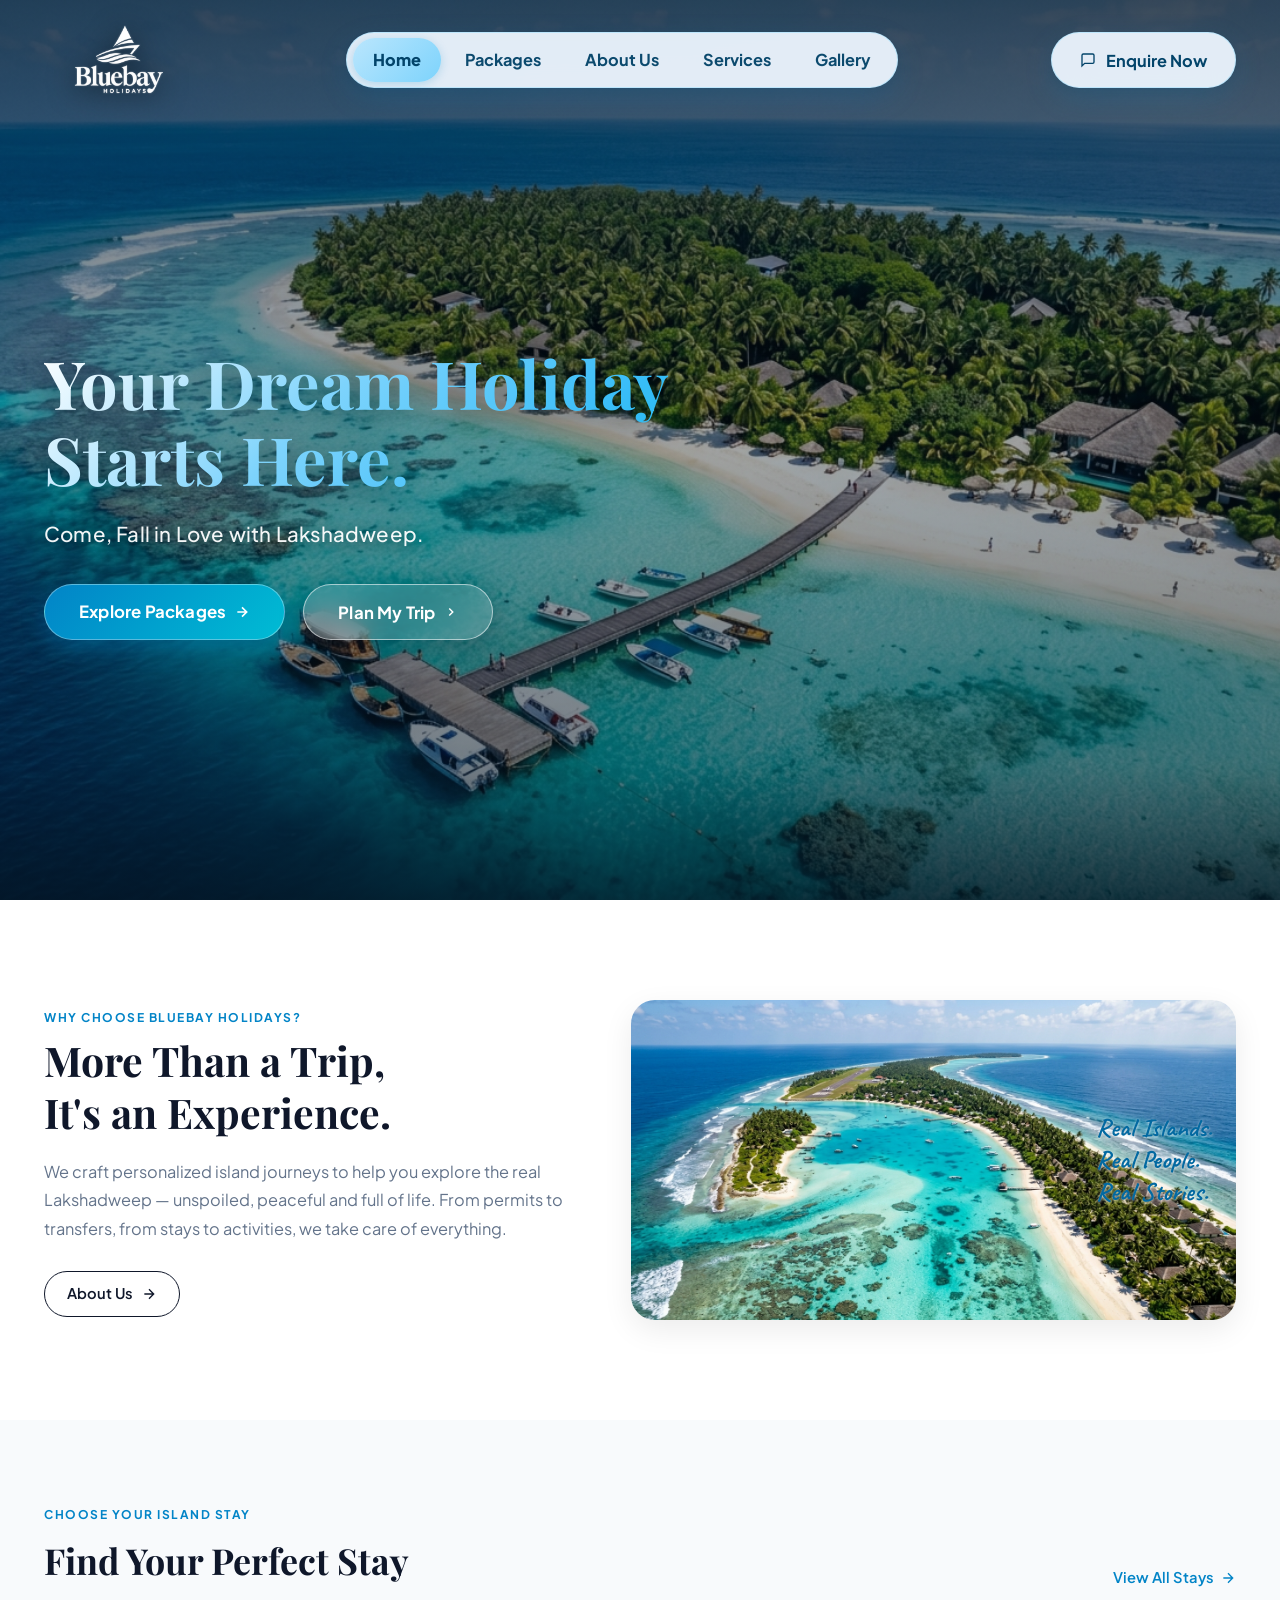
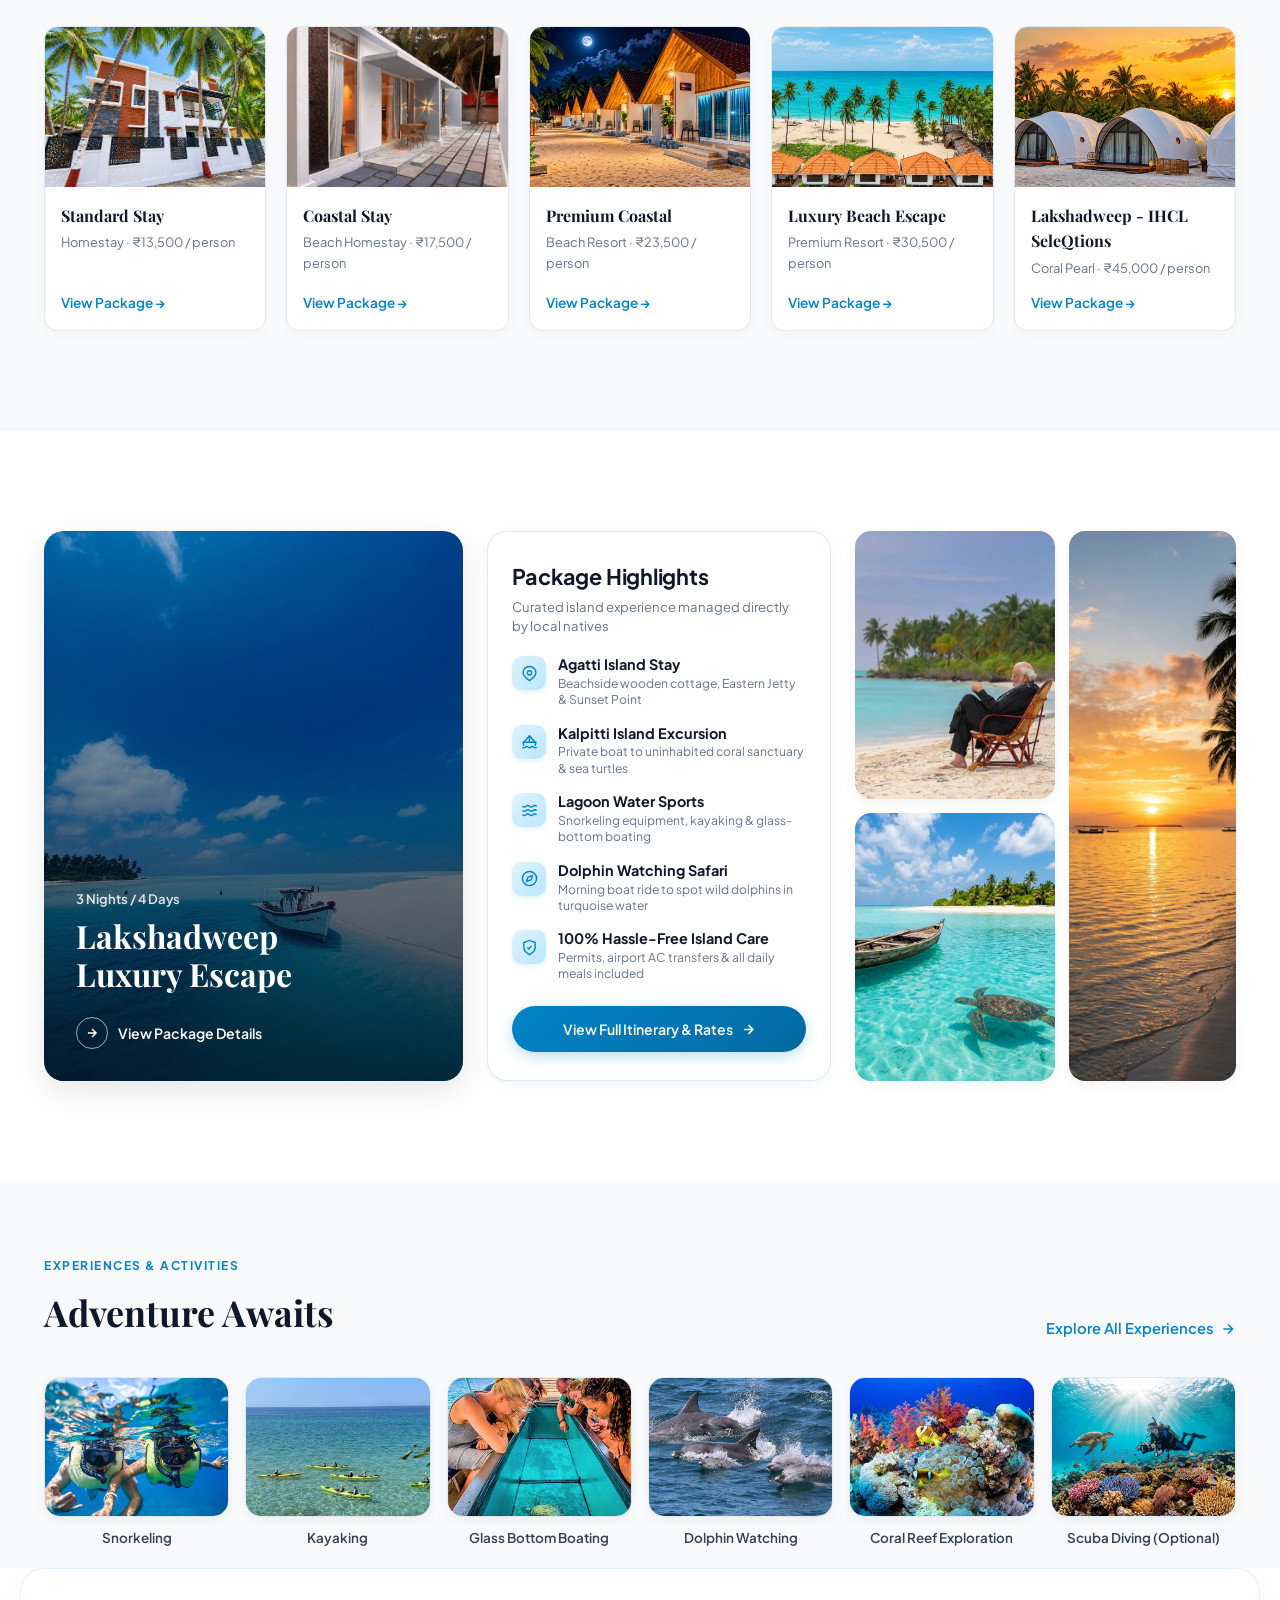
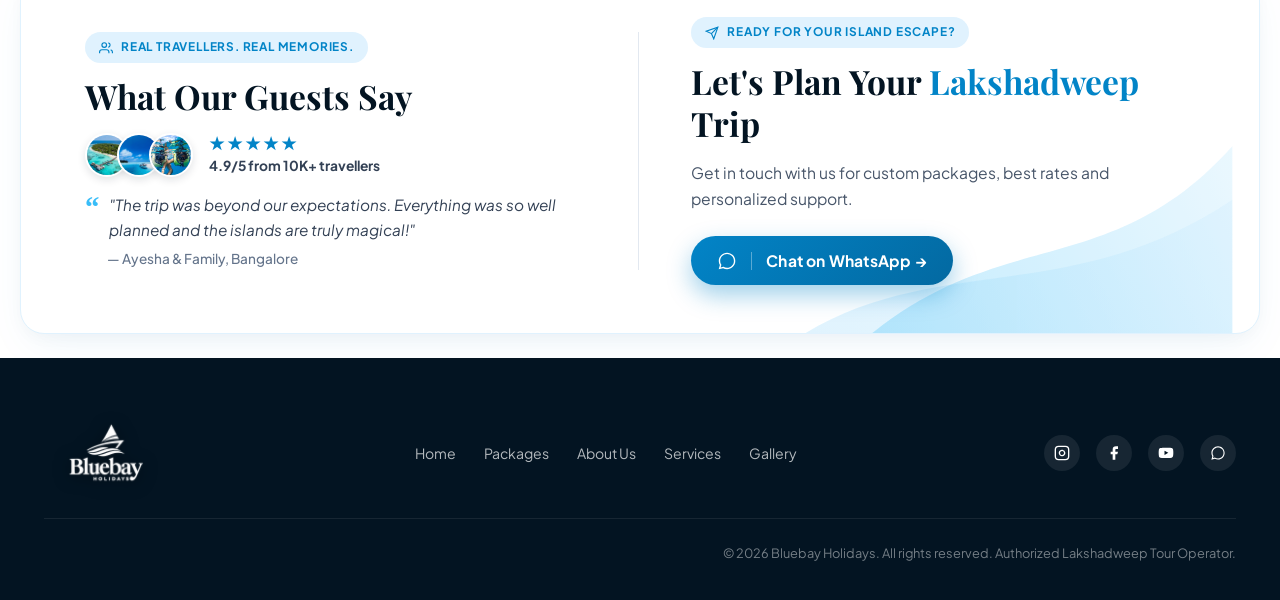
<file: index.html>
<!DOCTYPE html>
<html lang="en">
<head>
  <meta charset="UTF-8">
  <meta name="viewport" content="width=device-width, initial-scale=1.0">
  <title>Bluebay Holidays | Discover the Untouched Beauty of Lakshadweep</title>
  <meta name="description" content="Bluebay Holidays - Curated Lakshadweep Island Escapes, crystal-clear lagoons, and unforgettable marine adventures. Official 3N/4D packages with complete entry permits handled.">
  
  <!-- Favicon using official Bluebay logo -->
  <link rel="icon" type="image/png" href="assets/images/bluebay-logo.png">

  <!-- Main Stylesheet -->
  <link rel="stylesheet" href="css/style.css">
</head>
<body>

  <!-- ==========================================================================
       HEADER & NAVIGATION (Transparent overlay over Hero)
       ========================================================================== -->
  <header class="site-header" id="siteHeader">
    <div class="container nav-container">
      <a href="#home" class="brand-link" aria-label="Bluebay Holidays Home">
        <img src="assets/images/bluebay-logo.png" alt="Bluebay Holidays" class="brand-logo-img">
      </a>

      <!-- Desktop Nav Menu (Floating Pill Capsule Navbar) -->
      <nav class="nav-pill-capsule" aria-label="Main Navigation">
        <ul class="nav-menu">
          <li><a href="index.html" class="nav-link active">Home</a></li>
          <li><a href="packages.html" class="nav-link">Packages</a></li>
          <li><a href="about.html" class="nav-link">About Us</a></li>
          <li><a href="services.html" class="nav-link">Services</a></li>
          <li><a href="gallery.html" class="nav-link">Gallery</a></li>
        </ul>
      </nav>

      <div class="nav-actions">
        <button type="button" class="btn btn-glass open-dialog-btn" data-dialog="enquireDialog">
          <svg style="width:16px;height:16px;fill:none;stroke:currentColor;stroke-width:2;" viewBox="0 0 24 24"><path d="M21 15a2 2 0 0 1-2 2H7l-4 4V5a2 2 0 0 1 2-2h14a2 2 0 0 1 2 2z"/></svg>
          Enquire Now
        </button>
        <button type="button" class="mobile-menu-btn" id="mobileMenuToggle" aria-label="Toggle menu">
          <svg style="width:24px;height:24px;fill:none;stroke:currentColor;stroke-width:2;" viewBox="0 0 24 24"><line x1="3" y1="12" x2="21" y2="12"/><line x1="3" y1="6" x2="21" y2="6"/><line x1="3" y1="18" x2="21" y2="18"/></svg>
        </button>
      </div>
    </div>
  </header>

  <!-- ==========================================================================
       SECTION 1: HERO SECTION
       ========================================================================== -->
  <section class="hero-section" id="home">
    <div class="hero-overlay"></div>

    <div class="container hero-content">
      <h1 class="hero-headline font-serif">
        Your Dream Holiday<br>
        Starts Here.
      </h1>

      <p class="hero-sub">
        Come, Fall in Love with Lakshadweep.
      </p>

      <div class="hero-buttons">
        <a href="packages.html" class="btn btn-primary">
          Explore Packages
          <svg style="width:16px;height:16px;fill:none;stroke:currentColor;stroke-width:2.5;" viewBox="0 0 24 24"><path d="M5 12h14M12 5l7 7-7 7"/></svg>
        </a>
        <button type="button" class="btn btn-glass open-dialog-btn" data-dialog="enquireDialog">
          Plan My Trip
          <svg style="width:14px;height:14px;fill:none;stroke:currentColor;stroke-width:2.5;" viewBox="0 0 24 24"><path d="M9 18l6-6-6-6"/></svg>
        </button>
      </div>
    </div>
  </section>

  <!-- ==========================================================================
       SECTION 2: WHY CHOOSE BLUEBAY HOLIDAYS?
       ========================================================================== -->
  <section class="why-choose-section" id="why-us">
    <div class="container">
      <div class="why-grid">
        
        <!-- Left Content -->
        <div class="why-left">
          <span class="badge-tag">WHY CHOOSE BLUEBAY HOLIDAYS?</span>
          <h2 class="font-serif">
            More Than a Trip,<br>
            It's an Experience.
          </h2>

          <p>
            We craft personalized island journeys to help you explore the real Lakshadweep — unspoiled, peaceful and full of life. From permits to transfers, from stays to activities, we take care of everything.
          </p>

          <a href="about.html" class="btn btn-outline">
            About Us
            <svg style="width:16px;height:16px;fill:none;stroke:currentColor;stroke-width:2;" viewBox="0 0 24 24"><path d="M5 12h14M12 5l7 7-7 7"/></svg>
          </a>
        </div>

        <!-- Right Content: Organic Wave Image -->
        <div class="why-right">
          <!-- Organic Curved Mask Visual with Cursive Script Callout -->
          <div class="why-visual-wrapper">
            <img src="assets/images/hero_lakshadweep_lagoon.jpg" alt="Lakshadweep Turquoise Lagoon" class="why-visual-img">
            <div class="why-cursive-tag font-script">
              Real Islands.<br>
              Real People.<br>
              Real Stories.
            </div>
          </div>
        </div>

      </div>
    </div>
  </section>

  <!-- ==========================================================================
       SECTION 3: CHOOSE YOUR ISLAND STAY (5 CARDS)
       ========================================================================== -->
  <section class="stays-section" id="stays">
    <div class="container">
      <div class="section-head-row">
        <div>
          <span class="badge-tag">CHOOSE YOUR ISLAND STAY</span>
          <h2 class="section-head-title font-serif">Find Your Perfect Stay</h2>
        </div>
        <a href="services.html" class="view-all-link">
          View All Stays
          <svg style="width:16px;height:16px;fill:none;stroke:currentColor;stroke-width:2;" viewBox="0 0 24 24"><path d="M5 12h14M12 5l7 7-7 7"/></svg>
        </a>
      </div>

      <!-- 5 Stay Cards Grid -->
      <div class="stays-grid-5">
        
        <!-- Card 1: Homestays -->
        <div class="stay-card">
          <div class="stay-card-img-wrap">
            <img src="assets/images/pkg_13500_standard_stay.jpg" alt="1. Standard Stay - Homestay in Lakshadweep" class="stay-card-img" loading="lazy">
          </div>
          <div class="stay-card-body">
            <h3 class="stay-title">Standard Stay</h3>
            <p class="stay-subtitle">Homestay · ₹13,500 / person</p>
            <a href="packages.html" class="stay-quote-link">
              View Package →
            </a>
          </div>
        </div>

        <!-- Card 2: Beach Homestays -->
        <div class="stay-card">
          <div class="stay-card-img-wrap">
            <img src="assets/images/pkg_17500_coastal_stay.jpg" alt="2. Coastal Stay - Beach Homestay in Lakshadweep" class="stay-card-img" loading="lazy">
          </div>
          <div class="stay-card-body">
            <h3 class="stay-title">Coastal Stay</h3>
            <p class="stay-subtitle">Beach Homestay · ₹17,500 / person</p>
            <a href="packages.html" class="stay-quote-link">
              View Package →
            </a>
          </div>
        </div>

        <!-- Card 3: Beach Resorts -->
        <div class="stay-card">
          <div class="stay-card-img-wrap">
            <img src="assets/images/pkg_23500_premium_coastal.jpg" alt="3. Premium Coastal Escape - Beach Resort in Lakshadweep" class="stay-card-img" loading="lazy">
          </div>
          <div class="stay-card-body">
            <h3 class="stay-title">Premium Coastal</h3>
            <p class="stay-subtitle">Beach Resort · ₹23,500 / person</p>
            <a href="packages.html" class="stay-quote-link">
              View Package →
            </a>
          </div>
        </div>

        <!-- Card 4: Premium Beach Resorts -->
        <div class="stay-card">
          <div class="stay-card-img-wrap">
            <img src="assets/images/pkg_30500_luxury_escape.jpg" alt="4. Luxury Beach Escape - Premium Beach Resort in Lakshadweep" class="stay-card-img" loading="lazy">
          </div>
          <div class="stay-card-body">
            <h3 class="stay-title">Luxury Beach Escape</h3>
            <p class="stay-subtitle">Premium Resort · ₹30,500 / person</p>
            <a href="packages.html" class="stay-quote-link">
              View Package →
            </a>
          </div>
        </div>

        <!-- Card 5: Lakshadweep - IHCL SeleQtions -->
        <div class="stay-card">
          <div class="stay-card-img-wrap">
            <img src="assets/images/pkg_45000_ihcl_seleqtions.jpg" alt="5. Lakshadweep - IHCL SeleQtions - Coral Pearl in Lakshadweep" class="stay-card-img" loading="lazy">
          </div>
          <div class="stay-card-body">
            <h3 class="stay-title">Lakshadweep - IHCL SeleQtions</h3>
            <p class="stay-subtitle">Coral Pearl · ₹45,000 / person</p>
            <a href="packages.html" class="stay-quote-link">
              View Package →
            </a>
          </div>
        </div>

      </div>
    </div>
  </section>

  <!-- ==========================================================================
       SECTION 4: FEATURED PACKAGE (LAKSHADWEEP LUXURY ESCAPE)
       ========================================================================== -->
  <section class="package-feature-section" id="package">
    <div class="container">
      <div class="package-feature-grid">
        
        <!-- Left Hero Feature Card -->
        <div class="pkg-left-card">
          <div class="pkg-left-overlay"></div>
          <div class="pkg-left-content">
            <div class="pkg-duration-tag">3 Nights / 4 Days</div>
            <h3 class="pkg-main-title font-serif">
              Lakshadweep<br>
              Luxury Escape
            </h3>
            <div class="pkg-circle-btn open-dialog-btn" data-dialog="detailsDialog">
              <div class="pkg-circle-icon">
                <svg style="width:14px;height:14px;fill:none;stroke:currentColor;stroke-width:2.5;" viewBox="0 0 24 24"><path d="M5 12h14M12 5l7 7-7 7"/></svg>
              </div>
              <span>View Package Details</span>
            </div>
          </div>
        </div>

        <!-- Middle Column: Package Highlights -->
        <div class="pkg-mid-card">
          <div>
            <h3 class="pkg-highlights-title">Package Highlights</h3>
            <p class="pkg-highlights-subtitle">Curated island experience managed directly by local natives</p>
            
            <div class="pkg-highlights-list">
              <!-- Item 1: Agatti -->
              <div class="pkg-hl-item">
                <div class="pkg-hl-icon">
                  <svg style="width:17px;height:17px;fill:none;stroke:currentColor;stroke-width:2;" viewBox="0 0 24 24"><path d="M12 2a9 9 0 0 0-9 9c0 4.97 9 11 9 11s9-6.03 9-11a9 9 0 0 0-9-9z"/><circle cx="12" cy="11" r="3"/></svg>
                </div>
                <div class="pkg-hl-text">
                  <span class="pkg-hl-name">Agatti Island Stay</span>
                  <span class="pkg-hl-desc">Beachside wooden cottage, Eastern Jetty & Sunset Point</span>
                </div>
              </div>

              <!-- Item 2: Kalpitti -->
              <div class="pkg-hl-item">
                <div class="pkg-hl-icon">
                  <svg style="width:17px;height:17px;fill:none;stroke:currentColor;stroke-width:2;" viewBox="0 0 24 24"><path d="M2 20a2.4 2.4 0 0 0 2 1 2.4 2.4 0 0 0 2-1 2.4 2.4 0 0 1 2-1 2.4 2.4 0 0 1 2 1 2.4 2.4 0 0 0 2 1 2.4 2.4 0 0 0 2-1 2.4 2.4 0 0 1 2-1 2.4 2.4 0 0 1 2 1 2.4 2.4 0 0 0 2 1 2.4 2.4 0 0 0 2-1"/><path d="M4 18 3 13h18l-1 5"/><path d="M12 4v9"/><path d="M4 13l8-9 8 9"/></svg>
                </div>
                <div class="pkg-hl-text">
                  <span class="pkg-hl-name">Kalpitti Island Excursion</span>
                  <span class="pkg-hl-desc">Private boat to uninhabited coral sanctuary & sea turtles</span>
                </div>
              </div>

              <!-- Item 3: Lagoon activities -->
              <div class="pkg-hl-item">
                <div class="pkg-hl-icon">
                  <svg style="width:17px;height:17px;fill:none;stroke:currentColor;stroke-width:2;" viewBox="0 0 24 24"><path d="M2 6c.6.5 1.2 1 2.5 1C7 7 7 5 9.5 5c2.6 0 2.4 2 5 2 2.5 0 2.5-2 5-2 1.3 0 1.9.5 2.5 1"/><path d="M2 12c.6.5 1.2 1 2.5 1 2.5 0 2.5-2 5-2 2.6 0 2.4 2 5 2 2.5 0 2.5-2 5-2 1.3 0 1.9.5 2.5 1"/><path d="M2 18c.6.5 1.2 1 2.5 1 2.5 0 2.5-2 5-2 2.6 0 2.4 2 5 2 2.5 0 2.5-2 5-2 1.3 0 1.9.5 2.5 1"/></svg>
                </div>
                <div class="pkg-hl-text">
                  <span class="pkg-hl-name">Lagoon Water Sports</span>
                  <span class="pkg-hl-desc">Snorkeling equipment, kayaking & glass-bottom boating</span>
                </div>
              </div>

              <!-- Item 4: Dolphin Safari -->
              <div class="pkg-hl-item">
                <div class="pkg-hl-icon">
                  <svg style="width:17px;height:17px;fill:none;stroke:currentColor;stroke-width:2;" viewBox="0 0 24 24"><circle cx="12" cy="12" r="10"/><polygon points="16.24 7.76 14.12 14.12 7.76 16.24 9.88 9.88 16.24 7.76"/></svg>
                </div>
                <div class="pkg-hl-text">
                  <span class="pkg-hl-name">Dolphin Watching Safari</span>
                  <span class="pkg-hl-desc">Morning boat ride to spot wild dolphins in turquoise water</span>
                </div>
              </div>

              <!-- Item 5: Complete Inclusions -->
              <div class="pkg-hl-item">
                <div class="pkg-hl-icon">
                  <svg style="width:17px;height:17px;fill:none;stroke:currentColor;stroke-width:2;" viewBox="0 0 24 24"><path d="M12 22s8-4 8-10V5l-8-3-8 3v7c0 6 8 10 8 10z"/><path d="m9 12 2 2 4-4"/></svg>
                </div>
                <div class="pkg-hl-text">
                  <span class="pkg-hl-name">100% Hassle-Free Island Care</span>
                  <span class="pkg-hl-desc">Permits, airport AC transfers & all daily meals included</span>
                </div>
              </div>
            </div>
          </div>

          <a href="packages.html" class="pkg-cta-btn">
            <span>View Full Itinerary & Rates</span>
            <svg style="width:15px;height:15px;fill:none;stroke:currentColor;stroke-width:2.5;" viewBox="0 0 24 24"><path d="M5 12h14M12 5l7 7-7 7"/></svg>
          </a>
        </div>

        <!-- Right Side: Composite Photos Collage -->
        <div class="pkg-right-grid">
          <div class="pkg-collage-col-left">
            <div class="pkg-thumb-card">
              <img src="assets/images/lakshadweep_modi_beach.jpg" alt="Lakshadweep Beach Tourism">
            </div>
            <div class="pkg-thumb-card">
              <img src="assets/images/kalpitti_turtle_boat.jpg" alt="Sea turtle swimming in Lakshadweep reef">
            </div>
          </div>
          <div class="pkg-thumb-vertical">
            <img src="assets/images/sunset_palms.jpg" alt="Golden sunset over ocean with palm trees">
          </div>
        </div>

      </div>
    </div>
  </section>

  <!-- ==========================================================================
       SECTION 5: EXPERIENCES & ACTIVITIES (6 CARDS)
       ========================================================================== -->
  <section class="experiences-section" id="experiences">
    <div class="container">
      <div class="section-head-row">
        <div>
          <span class="badge-tag">EXPERIENCES & ACTIVITIES</span>
          <h2 class="section-head-title font-serif">Adventure Awaits</h2>
        </div>
        <a href="services.html" class="view-all-link">
          Explore All Experiences
          <svg style="width:16px;height:16px;fill:none;stroke:currentColor;stroke-width:2;" viewBox="0 0 24 24"><path d="M5 12h14M12 5l7 7-7 7"/></svg>
        </a>
      </div>

      <!-- 6 Horizontal Experience Cards -->
      <div class="exp-grid-6">
        
        <!-- 1. Snorkeling -->
        <div class="exp-card open-dialog-btn" data-dialog="enquireDialog" data-preset="Snorkeling Experience">
          <div class="exp-card-img-wrap">
            <img src="assets/images/exp_snorkeling_real.jpg" alt="Snorkeling in Lakshadweep" class="exp-card-img">
          </div>
          <span class="exp-label">Snorkeling</span>
        </div>

        <!-- 2. Kayaking -->
        <div class="exp-card open-dialog-btn" data-dialog="enquireDialog" data-preset="Kayaking in Lagoon">
          <div class="exp-card-img-wrap">
            <img src="assets/images/exp_kayaking_real.jpg" alt="Kayaking in Lakshadweep Lagoon" class="exp-card-img">
          </div>
          <span class="exp-label">Kayaking</span>
        </div>

        <!-- 3. Glass Bottom Boating -->
        <div class="exp-card open-dialog-btn" data-dialog="enquireDialog" data-preset="Glass Bottom Boating">
          <div class="exp-card-img-wrap">
            <img src="assets/images/exp_glass_bottom_boat_real.jpg" alt="Glass Bottom Boating Tour" class="exp-card-img">
          </div>
          <span class="exp-label">Glass Bottom Boating</span>
        </div>

        <!-- 4. Dolphin Watching -->
        <div class="exp-card open-dialog-btn" data-dialog="enquireDialog" data-preset="Dolphin Watching Safari">
          <div class="exp-card-img-wrap">
            <img src="assets/images/dolphin_watching_real.jpg" alt="Dolphin Watching in Lakshadweep" class="exp-card-img">
          </div>
          <span class="exp-label">Dolphin Watching</span>
        </div>

        <!-- 5. Coral Reef Exploration -->
        <div class="exp-card open-dialog-btn" data-dialog="enquireDialog" data-preset="Coral Reef Exploration">
          <div class="exp-card-img-wrap">
            <img src="assets/images/coral_reef_real.jpg" alt="Coral Reef Exploration" class="exp-card-img">
          </div>
          <span class="exp-label">Coral Reef Exploration</span>
        </div>

        <!-- 6. Scuba Diving (Optional) -->
        <div class="exp-card open-dialog-btn" data-dialog="enquireDialog" data-preset="Scuba Diving Session">
          <div class="exp-card-img-wrap">
            <img src="assets/images/lakshadweep_scuba_diving.jpg" alt="Scuba Diving in Lakshadweep" class="exp-card-img">
          </div>
          <span class="exp-label">Scuba Diving (Optional)</span>
        </div>

      </div>
    </div>
  </section>

  <!-- ==========================================================================
       SECTION 6: TESTIMONIALS & CTA (SPLIT LIGHT BANNER)
       ========================================================================== -->
  <section class="split-banner-section" id="contact">
    <div class="container">
      <div class="split-banner-card">
        
        <!-- Left: Testimonials -->
        <div class="banner-col-left">
          <span class="split-pill-tag">
            <svg viewBox="0 0 24 24" fill="none" stroke="currentColor" stroke-width="2"><path d="M17 21v-2a4 4 0 0 0-4-4H5a4 4 0 0 0-4 4v2"/><circle cx="9" cy="7" r="4"/><path d="M23 21v-2a4 4 0 0 0-3-3.87"/><path d="M16 3.13a4 4 0 0 1 0 7.75"/></svg>
            REAL TRAVELLERS. REAL MEMORIES.
          </span>
          <h3 class="banner-title font-serif">What Our Guests Say</h3>

          <div class="testimonial-proof-row">
            <div class="testimonial-avatars">
              <div class="avatar-circle">
                <img src="assets/images/hero_tropical_pier.jpg" alt="Guest 1">
              </div>
              <div class="avatar-circle">
                <img src="assets/images/boat_sandbank_lagoon.jpg" alt="Guest 2">
              </div>
              <div class="avatar-circle">
                <img src="assets/images/exp_snorkeling_real.jpg" alt="Guest 3">
              </div>
            </div>
            <div class="rating-stars-box">
              <div class="star-rating-blue">★★★★★</div>
              <span class="rating-counter-text">4.9/5 from 10K+ travellers</span>
            </div>
          </div>

          <div class="testimonial-quote-box">
            <span class="quote-mark">“</span>
            <p class="testimonial-quote">
              "The trip was beyond our expectations. Everything was so well planned and the islands are truly magical!"
            </p>
          </div>
          <div class="testimonial-author">— Ayesha & Family, Bangalore</div>
        </div>

        <!-- Right: Plan Your Trip CTA -->
        <div class="banner-col-right">
          <span class="split-pill-tag">
            <svg viewBox="0 0 24 24" fill="none" stroke="currentColor" stroke-width="2"><path d="M22 2L11 13"/><path d="M22 2l-7 20-4-9-9-4 20-7z"/></svg>
            READY FOR YOUR ISLAND ESCAPE?
          </span>
          <h3 class="banner-title font-serif">
            Let's Plan Your <span style="color:#0284c7;">Lakshadweep</span> Trip
          </h3>
          <p class="banner-desc">
            Get in touch with us for custom packages, best rates and personalized support.
          </p>

          <div>
            <a href="https://wa.me/917736849886?text=Hello%20Bluebay%20Holidays!%20I%20would%20like%20to%20plan%20my%20Lakshadweep%20trip.%20Please%20share%20package%20details%20and%20rates." target="_blank" rel="noopener" class="btn-whatsapp-pill">
              <span class="btn-wa-icon">
                <svg style="width:20px;height:20px;fill:currentColor;" viewBox="0 0 24 24"><path d="M12.04 2C6.58 2 2.13 6.45 2.13 11.91C2.13 13.66 2.59 15.36 3.45 16.86L2.05 22L7.3 20.62C8.75 21.41 10.38 21.83 12.04 21.83C17.5 21.83 21.95 17.38 21.95 11.92C21.95 9.27 20.92 6.78 19.05 4.91C17.18 3.03 14.69 2 12.04 2M12.05 3.67C14.25 3.67 16.31 4.53 17.87 6.09C19.42 7.65 20.28 9.72 20.28 11.92C20.28 16.46 16.58 20.15 12.04 20.15C10.56 20.15 9.11 19.76 7.85 19L7.55 18.83L4.43 19.65L5.26 16.61L5.06 16.29C4.24 14.99 3.81 13.47 3.81 11.91C3.81 7.37 7.5 3.67 12.05 3.67Z"/></svg>
              </span>
              <span class="btn-wa-divider"></span>
              <span class="btn-wa-text">Chat on WhatsApp &rarr;</span>
            </a>
          </div>
        </div>

        <!-- Ambient bottom-right wave SVG overlay -->
        <svg class="split-card-wave-bg" viewBox="0 0 320 180" fill="none" xmlns="http://www.w3.org/2000/svg">
          <path d="M0 180C100 120 200 160 320 80V180H0Z" fill="url(#waveGrad1)" opacity="0.6"/>
          <path d="M50 180C150 100 230 140 320 40V180H50Z" fill="url(#waveGrad2)" opacity="0.4"/>
          <defs>
            <linearGradient id="waveGrad1" x1="0" y1="180" x2="320" y2="80" gradientUnits="userSpaceOnUse">
              <stop stop-color="#bae6fd"/>
              <stop offset="1" stop-color="#e0f2fe"/>
            </linearGradient>
            <linearGradient id="waveGrad2" x1="50" y1="180" x2="320" y2="40" gradientUnits="userSpaceOnUse">
              <stop stop-color="#38bdf8"/>
              <stop offset="1" stop-color="#bae6fd"/>
            </linearGradient>
          </defs>
        </svg>

      </div>
    </div>
  </section>

  <!-- ==========================================================================
       SECTION 7: FOOTER
       ========================================================================== -->
  <footer class="site-footer">
    <div class="container">
      <div class="footer-top-row">
        <!-- Official Logo in white on dark background -->
        <a href="#home">
          <img src="assets/images/bluebay-logo.png" alt="Bluebay Holidays" class="footer-logo-img">
        </a>

        <!-- Nav Links -->
        <ul class="footer-nav">
          <li><a href="index.html">Home</a></li>
          <li><a href="packages.html">Packages</a></li>
          <li><a href="about.html">About Us</a></li>
          <li><a href="services.html">Services</a></li>
          <li><a href="gallery.html">Gallery</a></li>
        </ul>

        <!-- Social Icons -->
        <div class="footer-social-links">
          <!-- Instagram -->
          <a href="https://www.instagram.com/infoatbluebay?srtk=cnZsNWZydmJvZjN6" target="_blank" rel="noopener" class="social-icon-btn" aria-label="Instagram">
            <svg style="width:16px;height:16px;fill:none;stroke:currentColor;stroke-width:2;" viewBox="0 0 24 24"><rect x="2" y="2" width="20" height="20" rx="5" ry="5"/><path d="M16 11.37A4 4 0 1 1 12.63 8 4 4 0 0 1 16 11.37z"/><line x1="17.5" y1="6.5" x2="17.51" y2="6.5"/></svg>
          </a>
          <!-- Facebook -->
          <a href="#" class="social-icon-btn" aria-label="Facebook">
            <svg style="width:16px;height:16px;fill:currentColor;" viewBox="0 0 24 24"><path d="M18 2h-3a5 5 0 0 0-5 5v3H7v4h3v8h4v-8h3l1-4h-4V7a1 1 0 0 1 1-1h3z"/></svg>
          </a>
          <!-- YouTube -->
          <a href="#" class="social-icon-btn" aria-label="YouTube">
            <svg style="width:16px;height:16px;fill:currentColor;" viewBox="0 0 24 24"><path d="M22.54 6.42a2.78 2.78 0 0 0-1.94-2C18.88 4 12 4 12 4s-6.88 0-8.6.46a2.78 2.78 0 0 0-1.94 2A29 29 0 0 0 1 11.75a29 29 0 0 0 .46 5.33A2.78 2.78 0 0 0 3.4 19c1.72.46 8.6.46 8.6.46s6.88 0 8.6-.46a2.78 2.78 0 0 0 1.94-2 29 29 0 0 0 .46-5.25 29 29 0 0 0-.46-5.33z"/><polygon points="9.75 15.02 15.5 11.75 9.75 8.48 9.75 15.02" fill="#031422"/></svg>
          </a>
          <!-- WhatsApp -->
          <a href="https://wa.me/917736849886" target="_blank" rel="noopener" class="social-icon-btn" aria-label="WhatsApp">
            <svg style="width:16px;height:16px;fill:currentColor;" viewBox="0 0 24 24"><path d="M12.04 2C6.58 2 2.13 6.45 2.13 11.91C2.13 13.66 2.59 15.36 3.45 16.86L2.05 22L7.3 20.62C8.75 21.41 10.38 21.83 12.04 21.83C17.5 21.83 21.95 17.38 21.95 11.92C21.95 9.27 20.92 6.78 19.05 4.91C17.18 3.03 14.69 2 12.04 2M12.05 3.67C14.25 3.67 16.31 4.53 17.87 6.09C19.42 7.65 20.28 9.72 20.28 11.92C20.28 16.46 16.58 20.15 12.04 20.15C10.56 20.15 9.11 19.76 7.85 19L7.55 18.83L4.43 19.65L5.26 16.61L5.06 16.29C4.24 14.99 3.81 13.47 3.81 11.91C3.81 7.37 7.5 3.67 12.05 3.67Z"/></svg>
          </a>
        </div>
      </div>

      <div class="footer-bottom-row">
        © 2026 Bluebay Holidays. All rights reserved. Authorized Lakshadweep Tour Operator.
      </div>
    </div>
  </footer>

  <!-- ==========================================================================
       SHADCN UI DIALOG 1: PLAN YOUR TRIP MODAL (UPGRADED)
       ========================================================================== -->
  <div class="dialog-overlay" id="enquireDialog">
    <div class="dialog-card">
      <button class="dialog-close-btn" aria-label="Close dialog">&times;</button>
      <h3 class="dialog-title font-serif">Plan Your Lakshadweep Trip</h3>
      <p class="dialog-desc">Choose your preferred stay and travelers. We will connect you instantly on WhatsApp with best rates.</p>

      <form id="dialogEnquiryForm">
        <div class="form-group">
          <label class="form-label" for="dialogGuestName">Your Full Name</label>
          <input type="text" id="dialogGuestName" class="form-input" placeholder="e.g. Rahul Sharma" required>
        </div>

        <div class="form-group">
          <label class="form-label" for="dialogGuestPhone">WhatsApp Number</label>
          <input type="tel" id="dialogGuestPhone" class="form-input" placeholder="e.g. +91 98765 43210" required>
        </div>

        <div class="form-group">
          <label class="form-label" for="dialogStaySelect">Preferred Stay Package</label>
          <select class="form-select" id="dialogStaySelect">
            <option value="1. Standard Stay (Homestay) - ₹13,500">1. Standard Stay (Homestay) — ₹13,500 / person</option>
            <option value="2. Coastal Stay (Beach Homestay) - ₹17,500">2. Coastal Stay (Beach Homestay) — ₹17,500 / person</option>
            <option value="3. Premium Coastal Escape (Beach Resort) - ₹23,500">3. Premium Coastal Escape (Beach Resort) — ₹23,500 / person</option>
            <option value="4. Luxury Beach Escape (Premium Beach Resort) - ₹30,500">4. Luxury Beach Escape (Premium Beach Resort) — ₹30,500 / person</option>
            <option value="5. Lakshadweep - IHCL SeleQtions (Coral Pearl) - ₹45,000">5. Lakshadweep - IHCL SeleQtions (Coral Pearl) — ₹45,000 / person</option>
          </select>
        </div>

        <!-- Number of Travelers with Stepper -->
        <div class="form-group">
          <label class="form-label">Number of Travelers</label>
          <div class="traveler-stepper-box">
            
            <!-- Above 10 Years -->
            <div class="stepper-row">
              <div class="stepper-info">
                <span class="stepper-label">
                  <svg style="width:16px;height:16px;fill:none;stroke:currentColor;stroke-width:2;" viewBox="0 0 24 24"><path d="M20 21v-2a4 4 0 0 0-4-4H8a4 4 0 0 0-4 4v2"/><circle cx="12" cy="7" r="4"/></svg>
                  Above 10 Years
                </span>
                <span class="stepper-sub">Adults & youth (age 10+)</span>
              </div>
              <div class="stepper-controls">
                <button type="button" class="stepper-btn" id="btnAdultMinus" aria-label="Decrease adults">&minus;</button>
                <span class="stepper-val" id="valAdults">2</span>
                <button type="button" class="stepper-btn" id="btnAdultPlus" aria-label="Increase adults">+</button>
              </div>
            </div>

            <!-- Under 10 Years -->
            <div class="stepper-row" style="border-top:1px solid #e2e8f0;padding-top:10px;">
              <div class="stepper-info">
                <span class="stepper-label">
                  <svg style="width:16px;height:16px;fill:none;stroke:currentColor;stroke-width:2;" viewBox="0 0 24 24"><path d="M17 21v-2a4 4 0 0 0-4-4H5a4 4 0 0 0-4 4v2"/><circle cx="9" cy="7" r="4"/><path d="M23 21v-2a4 4 0 0 0-3-3.87"/><path d="M16 3.13a4 4 0 0 1 0 7.75"/></svg>
                  Under 10 Years
                </span>
                <span class="stepper-sub">Children (under 10 yrs)</span>
              </div>
              <div class="stepper-controls">
                <button type="button" class="stepper-btn" id="btnChildMinus" aria-label="Decrease children">&minus;</button>
                <span class="stepper-val" id="valChildren">0</span>
                <button type="button" class="stepper-btn" id="btnChildPlus" aria-label="Increase children">+</button>
              </div>
            </div>

          </div>
        </div>

        <div class="form-group">
          <div class="date-picker-grid">
            <div class="date-field-col">
              <label class="form-label" for="dialogArrivalDate">
                <svg style="width:14px;height:14px;display:inline-block;vertical-align:-2px;margin-right:4px;color:var(--ocean-blue);" viewBox="0 0 24 24" fill="none" stroke="currentColor" stroke-width="2"><rect x="3" y="4" width="18" height="18" rx="2" ry="2"/><line x1="16" y1="2" x2="16" y2="6"/><line x1="8" y1="2" x2="8" y2="6"/><line x1="3" y1="10" x2="21" y2="10"/></svg>
                Arrival Date
              </label>
              <input type="date" id="dialogArrivalDate" class="form-input date-input" required>
            </div>
            <div class="date-field-col">
              <label class="form-label" for="dialogReturnDate">
                <svg style="width:14px;height:14px;display:inline-block;vertical-align:-2px;margin-right:4px;color:var(--ocean-blue);" viewBox="0 0 24 24" fill="none" stroke="currentColor" stroke-width="2"><rect x="3" y="4" width="18" height="18" rx="2" ry="2"/><line x1="16" y1="2" x2="16" y2="6"/><line x1="8" y1="2" x2="8" y2="6"/><line x1="3" y1="10" x2="21" y2="10"/></svg>
                Return Date
              </label>
              <input type="date" id="dialogReturnDate" class="form-input date-input" required>
            </div>
          </div>
          <div id="dialogTripDurationNote" class="trip-duration-badge" style="display:none;">
            <svg style="width:13px;height:13px;fill:none;stroke:currentColor;stroke-width:2.5;" viewBox="0 0 24 24"><circle cx="12" cy="12" r="10"/><polyline points="12 6 12 12 16 14"/></svg>
            <span id="dialogTripDurationText">3 Nights / 4 Days</span>
          </div>
        </div>

        <div class="form-group">
          <label class="form-label">Optional Add-ons / Interests</label>
          <div class="addons-chip-group">
            <label class="addon-chip">
              <input type="checkbox" name="dialogAddons" value="Scuba Diving"> Scuba Diving
            </label>
            <label class="addon-chip">
              <input type="checkbox" name="dialogAddons" value="Kalpitti Island Trip"> Kalpitti Excursion
            </label>
            <label class="addon-chip">
              <input type="checkbox" name="dialogAddons" value="Flight Guidance"> Flight Ticket Assistance
            </label>
          </div>
        </div>

        <button type="submit" class="btn btn-lagoon" style="margin-top:10px;">
          Send Enquiry on WhatsApp
          <svg style="width:16px;height:16px;fill:none;stroke:currentColor;stroke-width:2.5;" viewBox="0 0 24 24"><path d="M5 12h14M12 5l7 7-7 7"/></svg>
        </button>
      </form>
    </div>
  </div>

  <!-- ==========================================================================
       SHADCN UI DIALOG 2: FULL ITINERARY MODAL (3N/4D)
       ========================================================================== -->
  <div class="dialog-overlay" id="itineraryDialog">
    <div class="dialog-card" style="max-width:680px;">
      <button class="dialog-close-btn" aria-label="Close dialog">&times;</button>
      <h3 class="dialog-title font-serif">3 Nights / 4 Days Curated Itinerary</h3>
      <p class="dialog-desc">Complete day-by-day plan managed by Bluebay Holidays on the ground.</p>

      <div style="display:flex;flex-direction:column;gap:18px;margin-bottom:24px;">
        <div style="border-left:3px solid var(--amber-gold);padding-left:14px;">
          <h4 style="font-size:1rem;color:#0f172a;margin-bottom:4px;">Day 1 – Arrival & Agatti Island Discovery</h4>
          <p style="font-size:0.88rem;color:#64748b;line-height:1.5;">
            Arrival at Agatti Island Airport (AGX). AC private transfer to stay, welcome tender coconut drink, smooth check-in. Fresh island lunch included, followed by sightseeing: Eastern Jetty, local island village & famous Sunset Point. Dinner & overnight stay.
          </p>
        </div>

        <div style="border-left:3px solid var(--ocean-blue);padding-left:14px;">
          <h4 style="font-size:1rem;color:#0f172a;margin-bottom:4px;">Day 2 – Kalpitti Island & Water Adventures</h4>
          <p style="font-size:0.88rem;color:#64748b;line-height:1.5;">
            30-minute mechanized boat transfer to untouched, uninhabited <strong>Kalpitti Island</strong>. Coral reef exploration and sea turtle watching. Return to Agatti for lunch. Afternoon complimentary glass-bottom boating, kayaking & snorkeling session. Dinner & overnight stay.
          </p>
        </div>

        <div style="border-left:3px solid var(--amber-gold);padding-left:14px;">
          <h4 style="font-size:1rem;color:#0f172a;margin-bottom:4px;">Day 3 – Dolphin Watch & Lagoon Experience</h4>
          <p style="font-size:0.88rem;color:#64748b;line-height:1.5;">
            Early morning private boat ride for dolphin watching in the open lagoon. Breakfast, lagoon swimming, traditional lagoon fishing, and leisure beach relaxation. Snorkeling & evening tea. Dinner & overnight stay.
          </p>
        </div>

        <div style="border-left:3px solid var(--ocean-blue);padding-left:14px;">
          <h4 style="font-size:1rem;color:#0f172a;margin-bottom:4px;">Day 4 – Departure with Unforgettable Memories</h4>
          <p style="font-size:0.88rem;color:#64748b;line-height:1.5;">
            Island breakfast, luggage assistance, and private AC airport transfer back to Agatti Airport for flight departure.
          </p>
        </div>
      </div>

      <a href="https://wa.me/917736849886?text=Hello%20Bluebay%20Holidays!%20I%20am%20interested%20in%20the%203N/4D%20Itinerary.%20Please%20share%20availability." target="_blank" rel="noopener" class="btn btn-whatsapp" style="width:100%;padding:14px;">
        Book this Itinerary on WhatsApp
      </a>
    </div>
  </div>

  <!-- ==========================================================================
       SHADCN UI DIALOG 3: PACKAGE DETAILS (INCLUSIONS, EXCLUSIONS & PERMITS)
       ========================================================================== -->
  <div class="dialog-overlay" id="detailsDialog">
    <div class="dialog-card" style="max-width:640px;">
      <button class="dialog-close-btn" aria-label="Close dialog">&times;</button>
      <h3 class="dialog-title font-serif">Package Details & Permits</h3>
      <p class="dialog-desc">Everything transparent, 100% verified island operations.</p>

      <div style="margin-bottom:20px;">
        <h4 style="font-size:0.95rem;font-weight:700;color:#16a34a;margin-bottom:8px;">✓ Package Inclusions:</h4>
        <ul style="font-size:0.85rem;color:#475569;display:grid;grid-template-columns:1fr 1fr;gap:6px;list-style:none;">
          <li>• Entry permit & heritage fee</li>
          <li>• Airport AC pick-up & drop</li>
          <li>• Traditional welcome drink</li>
          <li>• Accommodation (3 Nights)</li>
          <li>• All meals (Breakfast, Lunch, Dinner, Tea)</li>
          <li>• Kalpitti Island boat fare</li>
          <li>• Glass-bottom boating</li>
          <li>• Kayaking & Snorkeling gear</li>
          <li>• Dolphin watching boat ride</li>
          <li>• On-ground personal assistance</li>
        </ul>
      </div>

      <div style="margin-bottom:20px;">
        <h4 style="font-size:0.95rem;font-weight:700;color:#dc2626;margin-bottom:8px;">✕ Package Exclusions (Optional Add-ons):</h4>
        <p style="font-size:0.85rem;color:#64748b;line-height:1.5;">
          Flight tickets (assistance provided), Scuba diving (PADI certified), Jet ski, Parasailing, Deep sea fishing, Night fish hunting, Island folklore show.
        </p>
      </div>

      <div style="background:#f8fafc;border-radius:12px;padding:16px;border:1px solid #e2e8f0;margin-bottom:20px;">
        <h4 style="font-size:0.9rem;font-weight:700;color:#0f172a;margin-bottom:4px;">Mandatory Permit Documents:</h4>
        <p style="font-size:0.82rem;color:#475569;line-height:1.5;">
          <strong>Above 18:</strong> Aadhaar Card, Passport Photo, Police Clearance Certificate (PCC).<br>
          <strong>Below 18:</strong> Birth Certificate, Aadhaar Card, Passport Photo.<br>
          <strong>Payment Term:</strong> 30% advance payment upon flight ticket confirmation.
        </p>
      </div>

      <a href="https://wa.me/917736849886?text=Hi%20Bluebay%20Holidays!%20I%20have%20questions%20regarding%20the%20package%20permits%20and%20payments." target="_blank" rel="noopener" class="btn btn-whatsapp" style="width:100%;padding:14px;">
        Ask Permit Questions on WhatsApp
      </a>
    </div>
  </div>

  <!-- Main JavaScript File -->
  <script src="js/main.js"></script>
</body>
</html>
</file>
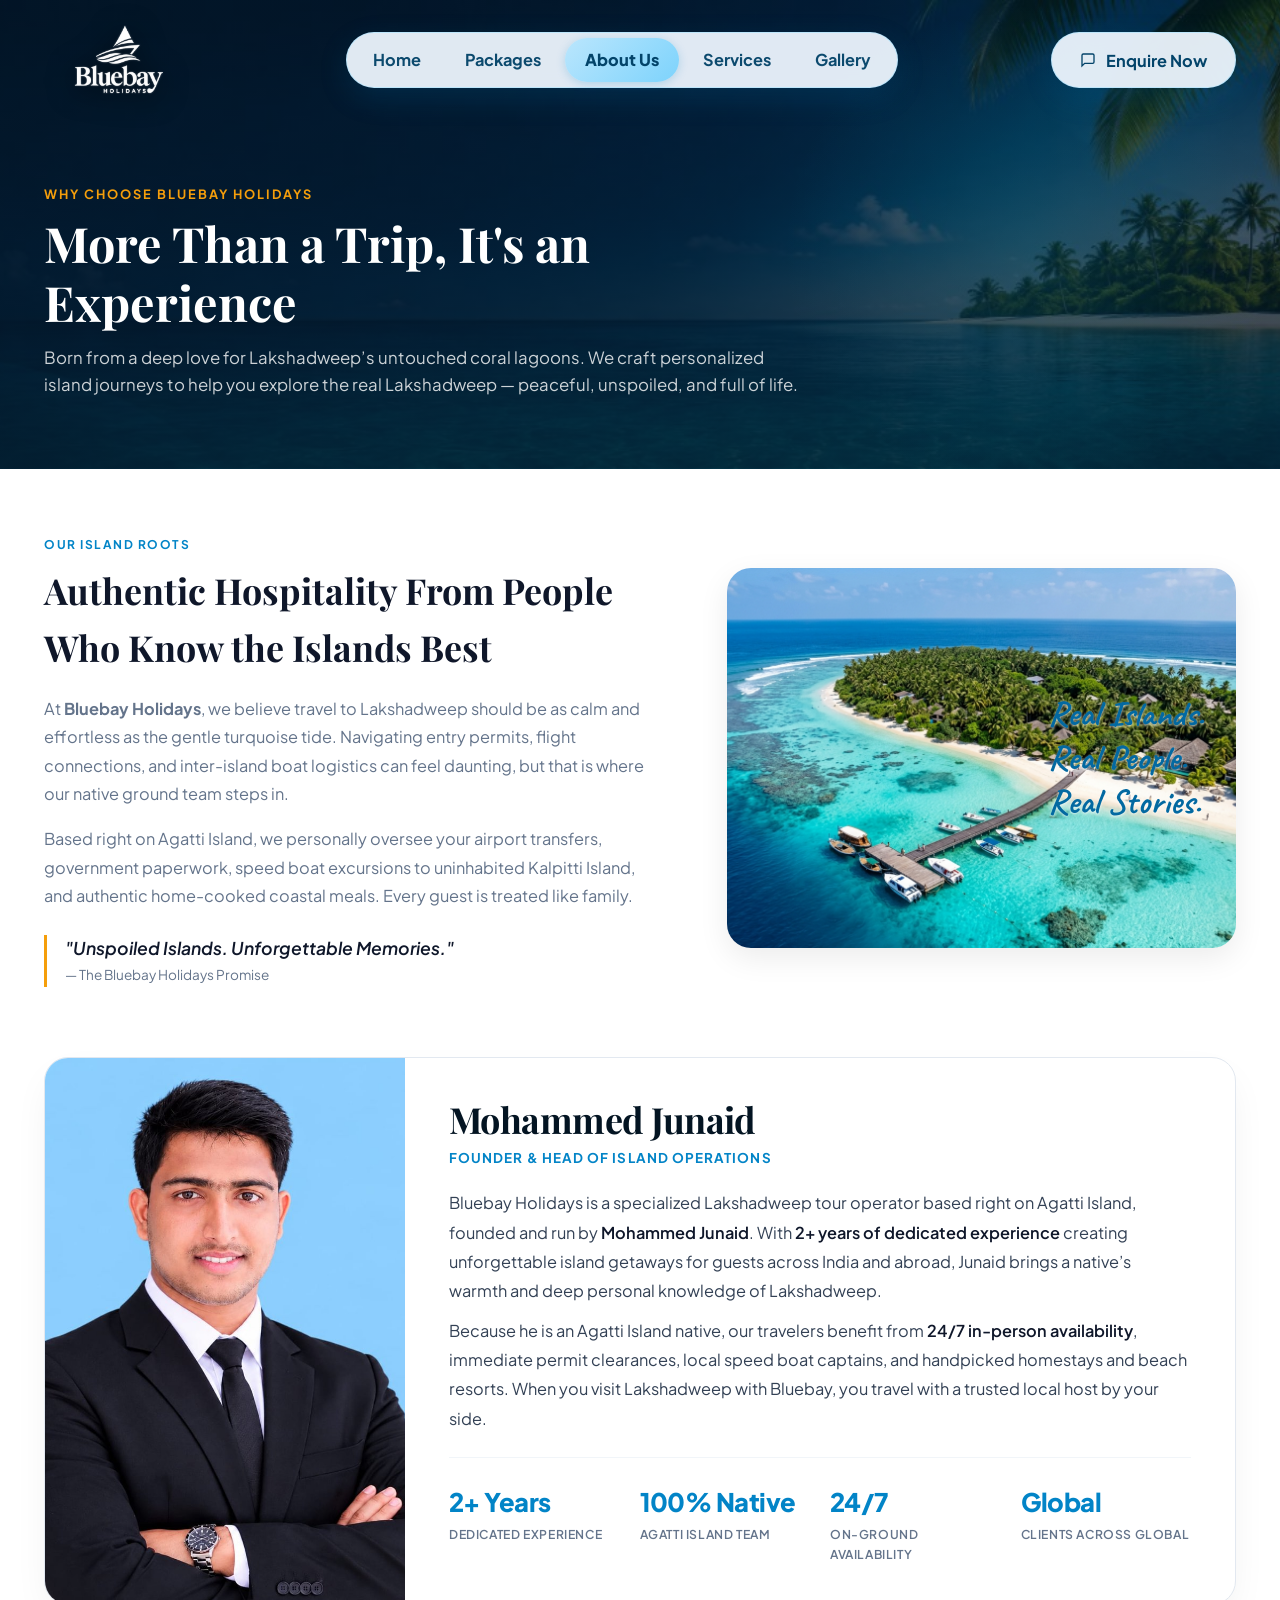
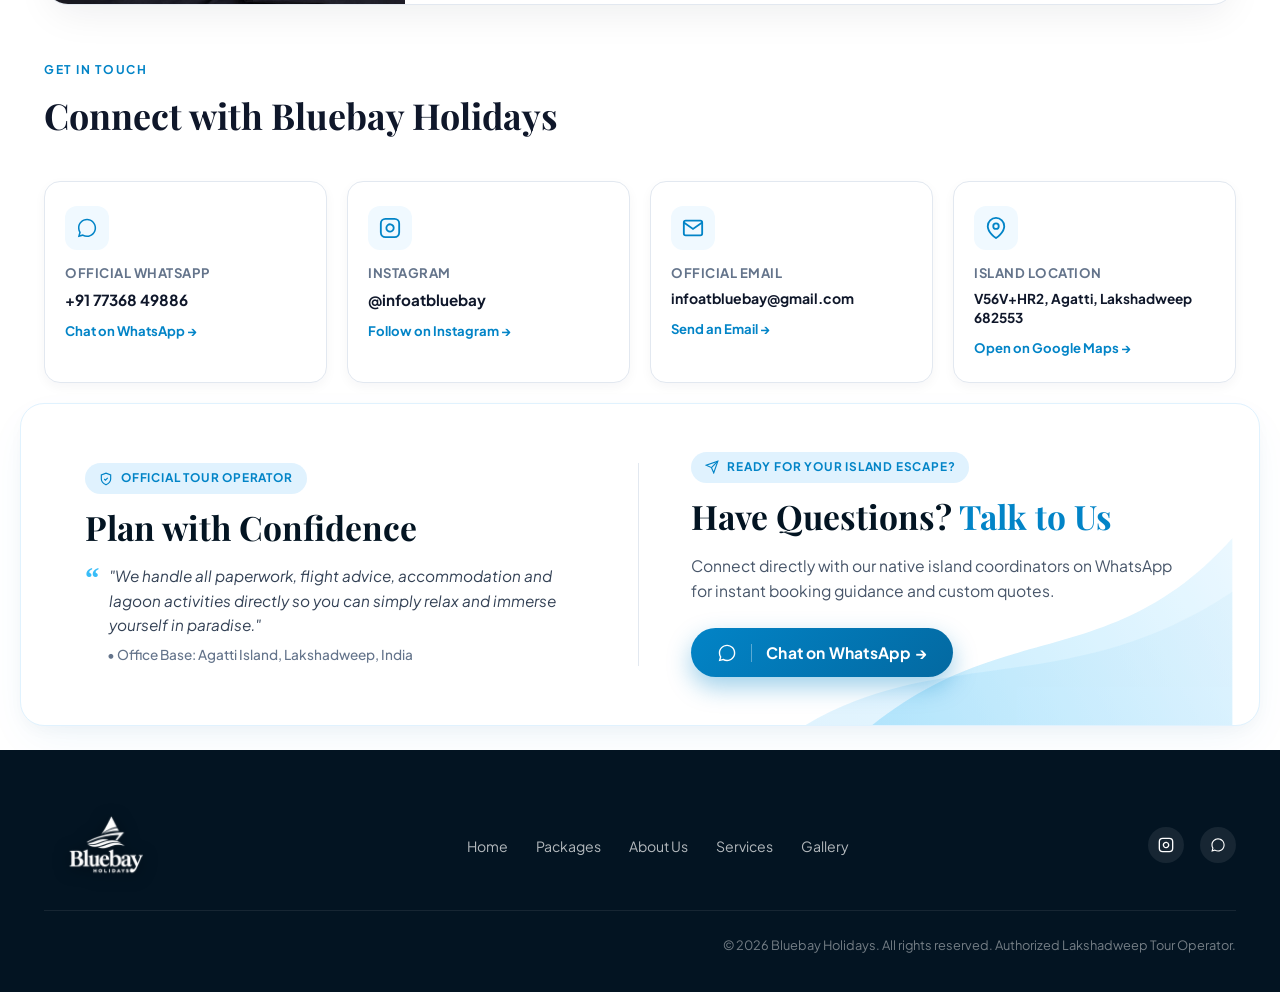
<file: about.html>
<!DOCTYPE html>
<html lang="en">
<head>
  <meta charset="UTF-8">
  <meta name="viewport" content="width=device-width, initial-scale=1.0">
  <title>About Us | Bluebay Holidays - Lakshadweep Island Experts</title>
  <meta name="description" content="Learn about Bluebay Holidays, authorized Lakshadweep tour operator. Based in Agatti Island, offering personalized itineraries, entry permits, and authentic island experiences.">
  
  <link rel="icon" type="image/png" href="assets/images/bluebay-logo.png">
  <link rel="stylesheet" href="css/style.css">
</head>
<body>

  <!-- ==========================================================================
       HEADER & NAVIGATION
       ========================================================================== -->
  <header class="site-header scrolled" id="siteHeader">
    <div class="container nav-container">
      <a href="index.html" class="brand-link" aria-label="Bluebay Holidays Home">
        <img src="assets/images/bluebay-logo.png" alt="Bluebay Holidays" class="brand-logo-img">
      </a>

      <!-- Desktop Nav Menu (Floating Pill Capsule Navbar) -->
      <nav class="nav-pill-capsule" aria-label="Main Navigation">
        <ul class="nav-menu">
          <li><a href="index.html" class="nav-link">Home</a></li>
          <li><a href="packages.html" class="nav-link">Packages</a></li>
          <li><a href="about.html" class="nav-link active">About Us</a></li>
          <li><a href="services.html" class="nav-link">Services</a></li>
          <li><a href="gallery.html" class="nav-link">Gallery</a></li>
        </ul>
      </nav>

      <div class="nav-actions">
        <button type="button" class="btn btn-glass open-dialog-btn" data-dialog="enquireDialog">
          <svg style="width:16px;height:16px;fill:none;stroke:currentColor;stroke-width:2;" viewBox="0 0 24 24"><path d="M21 15a2 2 0 0 1-2 2H7l-4 4V5a2 2 0 0 1 2-2h14a2 2 0 0 1 2 2z"/></svg>
          Enquire Now
        </button>
        <button type="button" class="mobile-menu-btn" id="mobileMenuToggle" aria-label="Toggle menu">
          <svg style="width:24px;height:24px;fill:none;stroke:currentColor;stroke-width:2;" viewBox="0 0 24 24"><line x1="3" y1="12" x2="21" y2="12"/><line x1="3" y1="6" x2="21" y2="6"/><line x1="3" y1="18" x2="21" y2="18"/></svg>
        </button>
      </div>
    </div>
  </header>

  <!-- ==========================================================================
       PAGE HEADER BANNER
       ========================================================================== -->
  <section class="page-header-banner">
    <div class="container">
      <div class="page-header-content">
        <span class="page-header-tag">WHY CHOOSE BLUEBAY HOLIDAYS</span>
        <h1 class="page-header-title font-serif">More Than a Trip, It's an Experience</h1>
        <p class="page-header-desc">
          Born from a deep love for Lakshadweep’s untouched coral lagoons. We craft personalized island journeys to help you explore the real Lakshadweep — peaceful, unspoiled, and full of life.
        </p>
      </div>
    </div>
  </section>

  <!-- ==========================================================================
       OUR STORY & ISLAND ROOTS
       ========================================================================== -->
  <section class="subpage-section">
    <div class="container">
      <div class="about-story-grid">
        
        <!-- Left Column: Story -->
        <div>
          <span class="badge-tag">OUR ISLAND ROOTS</span>
          <h2 class="section-head-title font-serif" style="margin-bottom:18px;">
            Authentic Hospitality From People Who Know the Islands Best
          </h2>
          <p style="color:#64748b;font-size:1.02rem;line-height:1.75;margin-bottom:16px;">
            At <strong>Bluebay Holidays</strong>, we believe travel to Lakshadweep should be as calm and effortless as the gentle turquoise tide. Navigating entry permits, flight connections, and inter-island boat logistics can feel daunting, but that is where our native ground team steps in.
          </p>
          <p style="color:#64748b;font-size:1.02rem;line-height:1.75;margin-bottom:24px;">
            Based right on Agatti Island, we personally oversee your airport transfers, government paperwork, speed boat excursions to uninhabited Kalpitti Island, and authentic home-cooked coastal meals. Every guest is treated like family.
          </p>

          <div style="border-left:3px solid var(--amber-gold);padding-left:18px;">
            <p style="font-size:1.1rem;font-style:italic;color:#0f172a;font-weight:600;line-height:1.5;">
              "Unspoiled Islands. Unforgettable Memories."
            </p>
            <span style="font-size:0.85rem;color:#64748b;">— The Bluebay Holidays Promise</span>
          </div>
        </div>

        <!-- Right Column: Visual -->
        <div>
          <div class="why-visual-wrapper" style="height:380px;">
            <img src="assets/images/hero_tropical_pier.jpg" alt="Lakshadweep Island Pier" class="why-visual-img">
            <div class="why-cursive-tag font-script" style="font-size:2.2rem;right:32px;">
              Real Islands.<br>
              Real People.<br>
              Real Stories.
            </div>
          </div>
        </div>

      </div>

      <!-- ==========================================================================
           FOUNDER SHOWCASE: MOHAMMED JUNAID
           ========================================================================== -->
      <div class="founder-showcase-card">
        <div class="founder-img-box">
          <img src="assets/images/mohammed_junaid.jpg" alt="Mohammed Junaid - Founder of Bluebay Holidays" class="founder-img">
        </div>
        <div class="founder-content">
          <h3 class="founder-name">Mohammed Junaid</h3>
          <span class="founder-role">Founder & Head of Island Operations</span>
          <p class="founder-bio">
            Bluebay Holidays is a specialized Lakshadweep tour operator based right on Agatti Island, founded and run by <strong>Mohammed Junaid</strong>. With <strong>2+ years of dedicated experience</strong> creating unforgettable island getaways for guests across India and abroad, Junaid brings a native’s warmth and deep personal knowledge of Lakshadweep.
          </p>
          <p class="founder-bio" style="margin-top:-6px;margin-bottom:24px;">
            Because he is an Agatti Island native, our travelers benefit from <strong>24/7 in-person availability</strong>, immediate permit clearances, local speed boat captains, and handpicked homestays and beach resorts. When you visit Lakshadweep with Bluebay, you travel with a trusted local host by your side.
          </p>

          <div class="founder-stats-row">
            <div class="founder-stat-item">
              <span class="founder-stat-val">2+ Years</span>
              <span class="founder-stat-label">Dedicated Experience</span>
            </div>
            <div class="founder-stat-item">
              <span class="founder-stat-val">100% Native</span>
              <span class="founder-stat-label">Agatti Island Team</span>
            </div>
            <div class="founder-stat-item">
              <span class="founder-stat-val">24/7</span>
              <span class="founder-stat-label">On-Ground Availability</span>
            </div>
            <div class="founder-stat-item">
              <span class="founder-stat-val">Global</span>
              <span class="founder-stat-label">Clients Across Global</span>
            </div>
          </div>
        </div>
      </div>

      <!-- ==========================================================================
           OFFICIAL BUSINESS & HEADQUARTERS INFORMATION
           ========================================================================== -->
      <div class="text-center" style="margin-top:40px;margin-bottom:24px;">
        <span class="badge-tag">GET IN TOUCH</span>
        <h2 class="section-head-title font-serif">Connect with Bluebay Holidays</h2>
      </div>

      <div class="official-contact-grid">
        <!-- WhatsApp -->
        <a href="https://wa.me/917736849886?text=Hello%20Mohammed%20Junaid!%20I%20would%20like%20to%20plan%20a%20Lakshadweep%20holiday%20with%20Bluebay%20Holidays." target="_blank" rel="noopener" class="official-contact-card">
          <div class="official-contact-icon">
            <svg style="width:22px;height:22px;fill:currentColor;" viewBox="0 0 24 24"><path d="M12.04 2C6.58 2 2.13 6.45 2.13 11.91C2.13 13.66 2.59 15.36 3.45 16.86L2.05 22L7.3 20.62C8.75 21.41 10.38 21.83 12.04 21.83C17.5 21.83 21.95 17.38 21.95 11.92C21.95 9.27 20.92 6.78 19.05 4.91C17.18 3.03 14.69 2 12.04 2M12.05 3.67C14.25 3.67 16.31 4.53 17.87 6.09C19.42 7.65 20.28 9.72 20.28 11.92C20.28 16.46 16.58 20.15 12.04 20.15C10.56 20.15 9.11 19.76 7.85 19L7.55 18.83L4.43 19.65L5.26 16.61L5.06 16.29C4.24 14.99 3.81 13.47 3.81 11.91C3.81 7.37 7.5 3.67 12.05 3.67Z"/></svg>
          </div>
          <span class="official-contact-title">Official WhatsApp</span>
          <span class="official-contact-val">+91 77368 49886</span>
          <span class="official-contact-action">Chat on WhatsApp →</span>
        </a>

        <!-- Instagram -->
        <a href="https://www.instagram.com/infoatbluebay?srtk=cnZsNWZydmJvZjN6" target="_blank" rel="noopener" class="official-contact-card">
          <div class="official-contact-icon">
            <svg style="width:22px;height:22px;fill:none;stroke:currentColor;stroke-width:2;" viewBox="0 0 24 24"><rect x="2" y="2" width="20" height="20" rx="5" ry="5"/><path d="M16 11.37A4 4 0 1 1 12.63 8 4 4 0 0 1 16 11.37z"/><line x1="17.5" y1="6.5" x2="17.51" y2="6.5"/></svg>
          </div>
          <span class="official-contact-title">Instagram</span>
          <span class="official-contact-val">@infoatbluebay</span>
          <span class="official-contact-action">Follow on Instagram →</span>
        </a>

        <!-- Email -->
        <a href="mailto:infoatbluebay@gmail.com" class="official-contact-card">
          <div class="official-contact-icon">
            <svg style="width:22px;height:22px;fill:none;stroke:currentColor;stroke-width:2;" viewBox="0 0 24 24"><path d="M4 4h16c1.1 0 2 .9 2 2v12c0 1.1-.9 2-2 2H4c-1.1 0-2-.9-2-2V6c0-1.1.9-2 2-2z"/><polyline points="22,6 12,13 2,6"/></svg>
          </div>
          <span class="official-contact-title">Official Email</span>
          <span class="official-contact-val" style="word-break:break-all;font-size:0.88rem;">infoatbluebay@gmail.com</span>
          <span class="official-contact-action">Send an Email →</span>
        </a>

        <!-- Location -->
        <a href="https://maps.google.com/?q=V56V%2BHR2,+Agatti,+Lakshadweep+682553,+India" target="_blank" rel="noopener" class="official-contact-card">
          <div class="official-contact-icon">
            <svg style="width:22px;height:22px;fill:none;stroke:currentColor;stroke-width:2;" viewBox="0 0 24 24"><path d="M21 10c0 7-9 13-9 13s-9-6-9-13a9 9 0 0 1 18 0z"/><circle cx="12" cy="10" r="3"/></svg>
          </div>
          <span class="official-contact-title">Island Location</span>
          <span class="official-contact-val" style="font-size:0.85rem;">V56V+HR2, Agatti, Lakshadweep 682553</span>
          <span class="official-contact-action">Open on Google Maps →</span>
        </a>
      </div>

    </div>
  </section>

  <!-- ==========================================================================
       SPLIT BANNER CTA (LIGHT LUXURY BANNER)
       ========================================================================== -->
  <section class="split-banner-section">
    <div class="container">
      <div class="split-banner-card">
        <div class="banner-col-left">
          <span class="split-pill-tag">
            <svg viewBox="0 0 24 24" fill="none" stroke="currentColor" stroke-width="2"><path d="M12 22s8-4 8-10V5l-8-3-8 3v7c0 6 8 10 8 10z"/><polyline points="9 12 11 14 15 10"/></svg>
            OFFICIAL TOUR OPERATOR
          </span>
          <h3 class="banner-title font-serif">Plan with Confidence</h3>
          <div class="testimonial-quote-box">
            <span class="quote-mark">“</span>
            <p class="testimonial-quote">
              "We handle all paperwork, flight advice, accommodation and lagoon activities directly so you can simply relax and immerse yourself in paradise."
            </p>
          </div>
          <div class="testimonial-author">• Office Base: Agatti Island, Lakshadweep, India</div>
        </div>

        <div class="banner-col-right">
          <span class="split-pill-tag">
            <svg viewBox="0 0 24 24" fill="none" stroke="currentColor" stroke-width="2"><path d="M22 2L11 13"/><path d="M22 2l-7 20-4-9-9-4 20-7z"/></svg>
            READY FOR YOUR ISLAND ESCAPE?
          </span>
          <h3 class="banner-title font-serif">
            Have Questions? <span style="color:#0284c7;">Talk to Us</span>
          </h3>
          <p class="banner-desc">
            Connect directly with our native island coordinators on WhatsApp for instant booking guidance and custom quotes.
          </p>
          <div>
            <a href="https://wa.me/917736849886?text=Hello%20Bluebay%20Holidays!%20I%20would%20like%20to%20learn%20more%20about%20your%20island%20tours." target="_blank" rel="noopener" class="btn-whatsapp-pill">
              <span class="btn-wa-icon">
                <svg style="width:20px;height:20px;fill:currentColor;" viewBox="0 0 24 24"><path d="M12.04 2C6.58 2 2.13 6.45 2.13 11.91C2.13 13.66 2.59 15.36 3.45 16.86L2.05 22L7.3 20.62C8.75 21.41 10.38 21.83 12.04 21.83C17.5 21.83 21.95 17.38 21.95 11.92C21.95 9.27 20.92 6.78 19.05 4.91C17.18 3.03 14.69 2 12.04 2M12.05 3.67C14.25 3.67 16.31 4.53 17.87 6.09C19.42 7.65 20.28 9.72 20.28 11.92C20.28 16.46 16.58 20.15 12.04 20.15C10.56 20.15 9.11 19.76 7.85 19L7.55 18.83L4.43 19.65L5.26 16.61L5.06 16.29C4.24 14.99 3.81 13.47 3.81 11.91C3.81 7.37 7.5 3.67 12.05 3.67Z"/></svg>
              </span>
              <span class="btn-wa-divider"></span>
              <span class="btn-wa-text">Chat on WhatsApp &rarr;</span>
            </a>
          </div>
        </div>

        <!-- Ambient bottom-right wave SVG overlay -->
        <svg class="split-card-wave-bg" viewBox="0 0 320 180" fill="none" xmlns="http://www.w3.org/2000/svg">
          <path d="M0 180C100 120 200 160 320 80V180H0Z" fill="url(#waveGrad1)" opacity="0.6"/>
          <path d="M50 180C150 100 230 140 320 40V180H50Z" fill="url(#waveGrad2)" opacity="0.4"/>
          <defs>
            <linearGradient id="waveGrad1" x1="0" y1="180" x2="320" y2="80" gradientUnits="userSpaceOnUse">
              <stop stop-color="#bae6fd"/>
              <stop offset="1" stop-color="#e0f2fe"/>
            </linearGradient>
            <linearGradient id="waveGrad2" x1="50" y1="180" x2="320" y2="40" gradientUnits="userSpaceOnUse">
              <stop stop-color="#38bdf8"/>
              <stop offset="1" stop-color="#bae6fd"/>
            </linearGradient>
          </defs>
        </svg>

      </div>
    </div>
  </section>

  <!-- ==========================================================================
       FOOTER
       ========================================================================== -->
  <footer class="site-footer">
    <div class="container">
      <div class="footer-top-row">
        <a href="index.html">
          <img src="assets/images/bluebay-logo.png" alt="Bluebay Holidays" class="footer-logo-img">
        </a>

        <!-- The 5 exact pages -->
        <ul class="footer-nav">
          <li><a href="index.html">Home</a></li>
          <li><a href="packages.html">Packages</a></li>
          <li><a href="about.html">About Us</a></li>
          <li><a href="services.html">Services</a></li>
          <li><a href="gallery.html">Gallery</a></li>
        </ul>

        <div class="footer-social-links">
          <a href="https://www.instagram.com/infoatbluebay?srtk=cnZsNWZydmJvZjN6" target="_blank" rel="noopener" class="social-icon-btn" aria-label="Instagram">
            <svg style="width:16px;height:16px;fill:none;stroke:currentColor;stroke-width:2;" viewBox="0 0 24 24"><rect x="2" y="2" width="20" height="20" rx="5" ry="5"/><path d="M16 11.37A4 4 0 1 1 12.63 8 4 4 0 0 1 16 11.37z"/><line x1="17.5" y1="6.5" x2="17.51" y2="6.5"/></svg>
          </a>
          <a href="https://wa.me/917736849886" target="_blank" rel="noopener" class="social-icon-btn" aria-label="WhatsApp">
            <svg style="width:16px;height:16px;fill:currentColor;" viewBox="0 0 24 24"><path d="M12.04 2C6.58 2 2.13 6.45 2.13 11.91C2.13 13.66 2.59 15.36 3.45 16.86L2.05 22L7.3 20.62C8.75 21.41 10.38 21.83 12.04 21.83C17.5 21.83 21.95 17.38 21.95 11.92C21.95 9.27 20.92 6.78 19.05 4.91C17.18 3.03 14.69 2 12.04 2M12.05 3.67C14.25 3.67 16.31 4.53 17.87 6.09C19.42 7.65 20.28 9.72 20.28 11.92C20.28 16.46 16.58 20.15 12.04 20.15C10.56 20.15 9.11 19.76 7.85 19L7.55 18.83L4.43 19.65L5.26 16.61L5.06 16.29C4.24 14.99 3.81 13.47 3.81 11.91C3.81 7.37 7.5 3.67 12.05 3.67Z"/></svg>
          </a>
        </div>
      </div>

      <div class="footer-bottom-row">
        © 2026 Bluebay Holidays. All rights reserved. Authorized Lakshadweep Tour Operator.
      </div>
    </div>
  </footer>

  <!-- ==========================================================================
       SHADCN UI DIALOG: PLAN YOUR TRIP (UPGRADED)
       ========================================================================== -->
  <div class="dialog-overlay" id="enquireDialog">
    <div class="dialog-card">
      <button class="dialog-close-btn" aria-label="Close dialog">&times;</button>
      <h3 class="dialog-title font-serif">Plan Your Lakshadweep Trip</h3>
      <p class="dialog-desc">Choose your preferred stay and travelers. We will connect you instantly on WhatsApp with best rates.</p>

      <form id="dialogEnquiryForm">
        <div class="form-group">
          <label class="form-label" for="dialogGuestName">Your Full Name</label>
          <input type="text" id="dialogGuestName" class="form-input" placeholder="e.g. Rahul Sharma" required>
        </div>

        <div class="form-group">
          <label class="form-label" for="dialogGuestPhone">WhatsApp Number</label>
          <input type="tel" id="dialogGuestPhone" class="form-input" placeholder="e.g. +91 98765 43210" required>
        </div>

        <div class="form-group">
          <label class="form-label" for="dialogStaySelect">Preferred Stay Package</label>
          <select class="form-select" id="dialogStaySelect">
            <option value="1. Standard Stay (Homestay) - ₹13,500">1. Standard Stay (Homestay) — ₹13,500 / person</option>
            <option value="2. Coastal Stay (Beach Homestay) - ₹17,500">2. Coastal Stay (Beach Homestay) — ₹17,500 / person</option>
            <option value="3. Premium Coastal Escape (Beach Resort) - ₹23,500">3. Premium Coastal Escape (Beach Resort) — ₹23,500 / person</option>
            <option value="4. Luxury Beach Escape (Premium Beach Resort) - ₹30,500">4. Luxury Beach Escape (Premium Beach Resort) — ₹30,500 / person</option>
            <option value="5. Lakshadweep - IHCL SeleQtions (Coral Pearl) - ₹45,000">5. Lakshadweep - IHCL SeleQtions (Coral Pearl) — ₹45,000 / person</option>
          </select>
        </div>

        <!-- Number of Travelers with Stepper -->
        <div class="form-group">
          <label class="form-label">Number of Travelers</label>
          <div class="traveler-stepper-box">
            
            <!-- Above 10 Years -->
            <div class="stepper-row">
              <div class="stepper-info">
                <span class="stepper-label">
                  <svg style="width:16px;height:16px;fill:none;stroke:currentColor;stroke-width:2;" viewBox="0 0 24 24"><path d="M20 21v-2a4 4 0 0 0-4-4H8a4 4 0 0 0-4 4v2"/><circle cx="12" cy="7" r="4"/></svg>
                  Above 10 Years
                </span>
                <span class="stepper-sub">Adults & youth (age 10+)</span>
              </div>
              <div class="stepper-controls">
                <button type="button" class="stepper-btn" id="btnAdultMinus" aria-label="Decrease adults">&minus;</button>
                <span class="stepper-val" id="valAdults">2</span>
                <button type="button" class="stepper-btn" id="btnAdultPlus" aria-label="Increase adults">+</button>
              </div>
            </div>

            <!-- Under 10 Years -->
            <div class="stepper-row" style="border-top:1px solid #e2e8f0;padding-top:10px;">
              <div class="stepper-info">
                <span class="stepper-label">
                  <svg style="width:16px;height:16px;fill:none;stroke:currentColor;stroke-width:2;" viewBox="0 0 24 24"><path d="M17 21v-2a4 4 0 0 0-4-4H5a4 4 0 0 0-4 4v2"/><circle cx="9" cy="7" r="4"/><path d="M23 21v-2a4 4 0 0 0-3-3.87"/><path d="M16 3.13a4 4 0 0 1 0 7.75"/></svg>
                  Under 10 Years
                </span>
                <span class="stepper-sub">Children (under 10 yrs)</span>
              </div>
              <div class="stepper-controls">
                <button type="button" class="stepper-btn" id="btnChildMinus" aria-label="Decrease children">&minus;</button>
                <span class="stepper-val" id="valChildren">0</span>
                <button type="button" class="stepper-btn" id="btnChildPlus" aria-label="Increase children">+</button>
              </div>
            </div>

          </div>
        </div>

        <div class="form-group">
          <div class="date-picker-grid">
            <div class="date-field-col">
              <label class="form-label" for="dialogArrivalDate">
                <svg style="width:14px;height:14px;display:inline-block;vertical-align:-2px;margin-right:4px;color:var(--ocean-blue);" viewBox="0 0 24 24" fill="none" stroke="currentColor" stroke-width="2"><rect x="3" y="4" width="18" height="18" rx="2" ry="2"/><line x1="16" y1="2" x2="16" y2="6"/><line x1="8" y1="2" x2="8" y2="6"/><line x1="3" y1="10" x2="21" y2="10"/></svg>
                Arrival Date
              </label>
              <input type="date" id="dialogArrivalDate" class="form-input date-input" required>
            </div>
            <div class="date-field-col">
              <label class="form-label" for="dialogReturnDate">
                <svg style="width:14px;height:14px;display:inline-block;vertical-align:-2px;margin-right:4px;color:var(--ocean-blue);" viewBox="0 0 24 24" fill="none" stroke="currentColor" stroke-width="2"><rect x="3" y="4" width="18" height="18" rx="2" ry="2"/><line x1="16" y1="2" x2="16" y2="6"/><line x1="8" y1="2" x2="8" y2="6"/><line x1="3" y1="10" x2="21" y2="10"/></svg>
                Return Date
              </label>
              <input type="date" id="dialogReturnDate" class="form-input date-input" required>
            </div>
          </div>
          <div id="dialogTripDurationNote" class="trip-duration-badge" style="display:none;">
            <svg style="width:13px;height:13px;fill:none;stroke:currentColor;stroke-width:2.5;" viewBox="0 0 24 24"><circle cx="12" cy="12" r="10"/><polyline points="12 6 12 12 16 14"/></svg>
            <span id="dialogTripDurationText">3 Nights / 4 Days</span>
          </div>
        </div>

        <div class="form-group">
          <label class="form-label">Optional Add-ons / Interests</label>
          <div class="addons-chip-group">
            <label class="addon-chip">
              <input type="checkbox" name="dialogAddons" value="Scuba Diving"> Scuba Diving
            </label>
            <label class="addon-chip">
              <input type="checkbox" name="dialogAddons" value="Kalpitti Island Trip"> Kalpitti Excursion
            </label>
            <label class="addon-chip">
              <input type="checkbox" name="dialogAddons" value="Flight Guidance"> Flight Ticket Assistance
            </label>
          </div>
        </div>

        <button type="submit" class="btn btn-lagoon" style="margin-top:10px;">
          Send Enquiry on WhatsApp
          <svg style="width:16px;height:16px;fill:none;stroke:currentColor;stroke-width:2.5;" viewBox="0 0 24 24"><path d="M5 12h14M12 5l7 7-7 7"/></svg>
        </button>
      </form>
    </div>
  </div>

  <script src="js/main.js"></script>
</body>
</html>
</file>
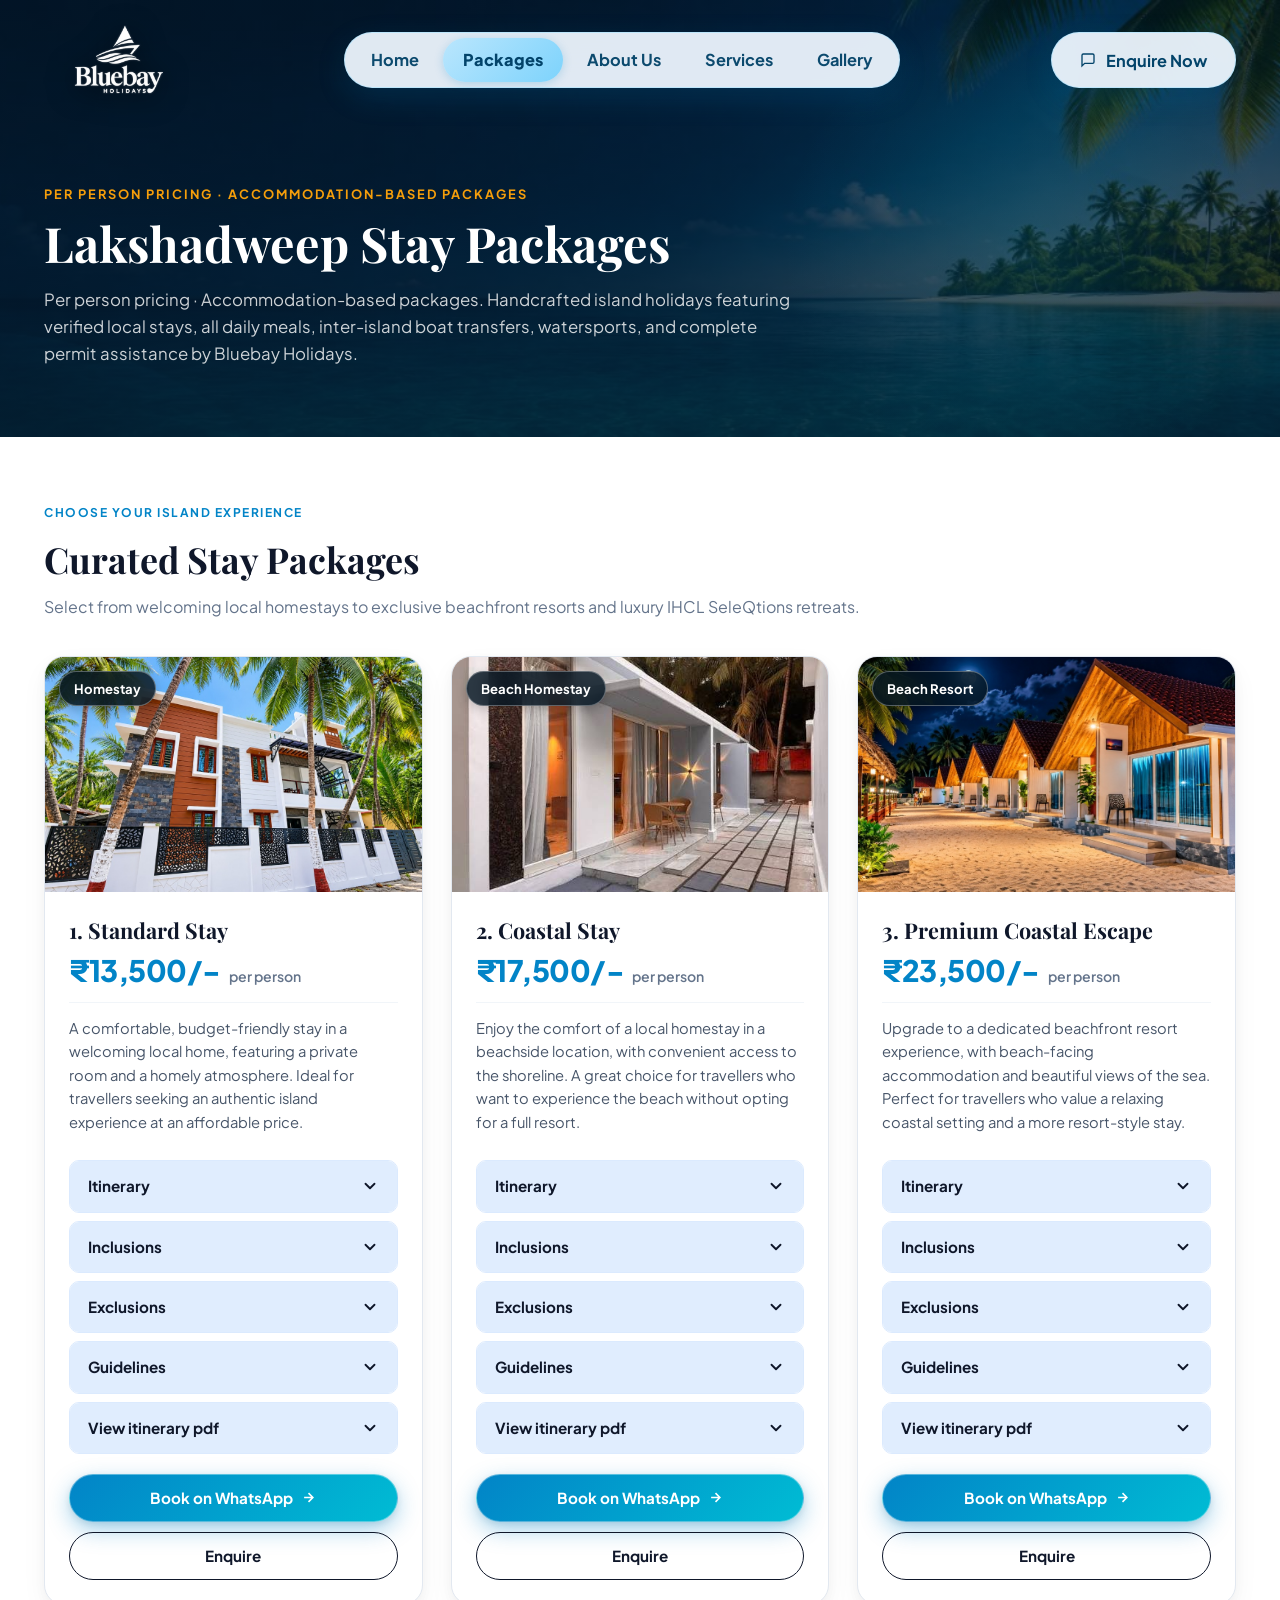
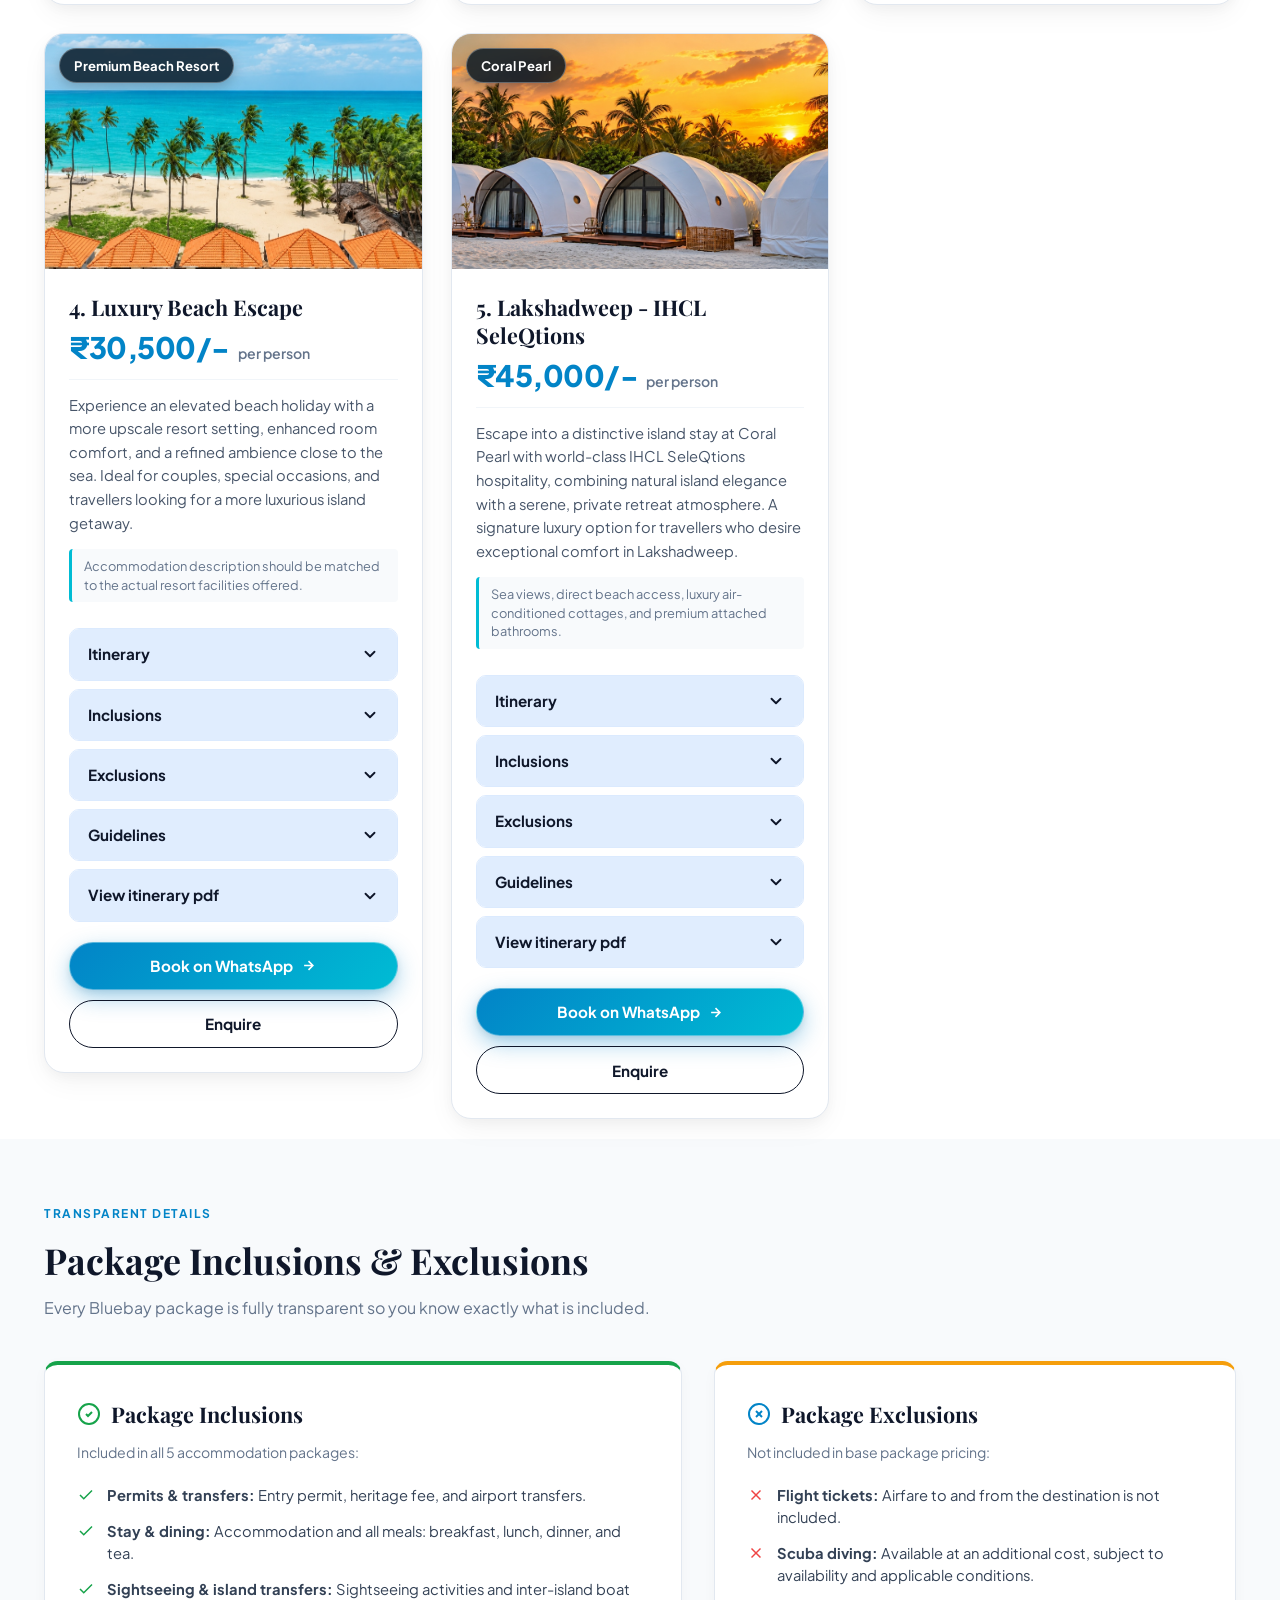
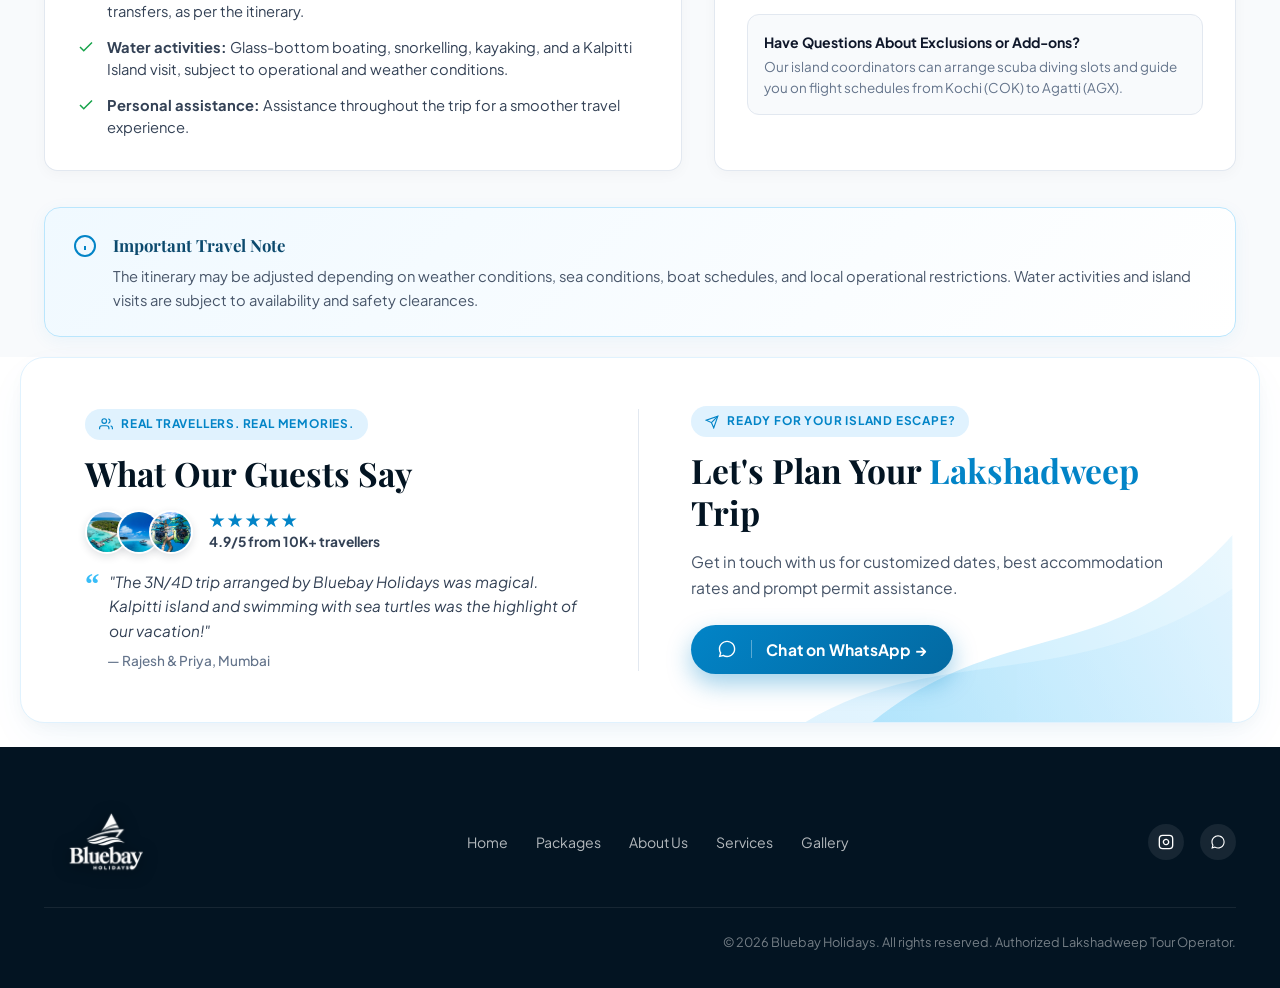
<file: packages.html>
<!DOCTYPE html>
<html lang="en">
<head>
  <meta charset="UTF-8">
  <meta name="viewport" content="width=device-width, initial-scale=1.0">
  <title>Packages | Bluebay Holidays - Lakshadweep Tour Packages</title>
  <meta name="description" content="Explore Bluebay Holidays curated Lakshadweep tour packages. 3N/4D Luxury Escape, Kalpitti uninhabited island excursion, dolphin watching, and entry permits handled.">
  
  <link rel="icon" type="image/png" href="assets/images/bluebay-logo.png">
  <link rel="stylesheet" href="css/style.css">
</head>
<body>

  <!-- ==========================================================================
       HEADER & NAVIGATION
       ========================================================================== -->
  <header class="site-header scrolled" id="siteHeader">
    <div class="container nav-container">
      <a href="index.html" class="brand-link" aria-label="Bluebay Holidays Home">
        <img src="assets/images/bluebay-logo.png" alt="Bluebay Holidays" class="brand-logo-img">
      </a>

      <!-- Desktop Nav Menu (Floating Pill Capsule Navbar) -->
      <nav class="nav-pill-capsule" aria-label="Main Navigation">
        <ul class="nav-menu">
          <li><a href="index.html" class="nav-link">Home</a></li>
          <li><a href="packages.html" class="nav-link active">Packages</a></li>
          <li><a href="about.html" class="nav-link">About Us</a></li>
          <li><a href="services.html" class="nav-link">Services</a></li>
          <li><a href="gallery.html" class="nav-link">Gallery</a></li>
        </ul>
      </nav>

      <div class="nav-actions">
        <button type="button" class="btn btn-glass open-dialog-btn" data-dialog="enquireDialog">
          <svg style="width:16px;height:16px;fill:none;stroke:currentColor;stroke-width:2;" viewBox="0 0 24 24"><path d="M21 15a2 2 0 0 1-2 2H7l-4 4V5a2 2 0 0 1 2-2h14a2 2 0 0 1 2 2z"/></svg>
          Enquire Now
        </button>
        <button type="button" class="mobile-menu-btn" id="mobileMenuToggle" aria-label="Toggle menu">
          <svg style="width:24px;height:24px;fill:none;stroke:currentColor;stroke-width:2;" viewBox="0 0 24 24"><line x1="3" y1="12" x2="21" y2="12"/><line x1="3" y1="6" x2="21" y2="6"/><line x1="3" y1="18" x2="21" y2="18"/></svg>
        </button>
      </div>
    </div>
  </header>

  <!-- ==========================================================================
       PAGE HEADER BANNER
       ========================================================================== -->
  <section class="page-header-banner">
    <div class="container">
      <div class="page-header-content">
        <span class="page-header-tag">PER PERSON PRICING · ACCOMMODATION-BASED PACKAGES</span>
        <h1 class="page-header-title font-serif">Lakshadweep Stay Packages</h1>
        <p class="page-header-desc">
          Per person pricing · Accommodation-based packages. Handcrafted island holidays featuring verified local stays, all daily meals, inter-island boat transfers, watersports, and complete permit assistance by Bluebay Holidays.
        </p>
      </div>
    </div>
  </section>

  <!-- ==========================================================================
       SECTION: THE 5 LAKSHADWEEP STAY PACKAGES
       ========================================================================== -->
  <section class="subpage-section">
    <div class="container">
      <div class="section-head-row">
        <div>
          <span class="badge-tag">CHOOSE YOUR ISLAND EXPERIENCE</span>
          <h2 class="section-head-title font-serif">Curated Stay Packages</h2>
          <p style="color:#64748b;font-size:1rem;margin-top:6px;">
            Select from welcoming local homestays to exclusive beachfront resorts and luxury IHCL SeleQtions retreats.
          </p>
        </div>
      </div>

      <!-- 5 Packages Grid -->
      <div class="pkg-stay-grid">

        <!-- 1. Standard Stay -->
        <article class="stay-package-card">
          <div class="stay-package-img-wrap">
            <img src="assets/images/pkg_13500_standard_stay.jpg" alt="1. Standard Stay - Homestay in Lakshadweep" class="stay-package-img" loading="lazy">
            <span class="stay-type-badge">Homestay</span>
          </div>
          <div class="stay-package-body">
            <h3 class="stay-package-title">1. Standard Stay</h3>
            
            <div class="stay-package-price-wrap">
              <span class="stay-package-price">₹13,500/-</span>
              <span class="stay-package-unit">per person</span>
            </div>

            <p class="stay-package-desc">
              A comfortable, budget-friendly stay in a welcoming local home, featuring a private room and a homely atmosphere. Ideal for travellers seeking an authentic island experience at an affordable price.
            </p>

            <!-- 5 Separate Accordion Dropdowns -->
            <div class="pkg-accordions-group">

              <!-- 1. Itinerary -->
              <details class="pkg-accordion-item">
                <summary class="pkg-accordion-header">
                  <span>Itinerary</span>
                  <svg class="pkg-accordion-chevron" viewBox="0 0 24 24" fill="none" stroke="currentColor" stroke-width="2.5" stroke-linecap="round" stroke-linejoin="round"><polyline points="6 9 12 15 18 9"/></svg>
                </summary>
                <div class="pkg-accordion-body">
                  <div class="pkg-itin-timeline">
                    <div class="pkg-itin-item">
                      <span class="pkg-itin-badge">Day 1</span>
                      <div class="pkg-itin-text">
                        <div class="pkg-itin-title">Arrival &amp; Agatti Island Discovery</div>
                        <p>Arrival at Agatti Island Airport, followed by a comfortable AC private transfer to your hotel. Enjoy a welcome drink, smooth check-in, and spend the day exploring the island, local culture, and scenic surroundings with lunch included.</p>
                      </div>
                    </div>
                    <div class="pkg-itin-item">
                      <span class="pkg-itin-badge">Day 2</span>
                      <div class="pkg-itin-text">
                        <div class="pkg-itin-title">Kalpitti Island &amp; Water Adventures</div>
                        <p>After breakfast, travel by mechanized boat to the untouched Kalpitti Island (30 minutes). Discover coral reefs and enjoy turtle watching before returning to Agatti for lunch. The afternoon includes kayaking, glass-bottom boating, and snorkeling.</p>
                      </div>
                    </div>
                    <div class="pkg-itin-item">
                      <span class="pkg-itin-badge">Day 3</span>
                      <div class="pkg-itin-text">
                        <div class="pkg-itin-title">Dolphin Watch &amp; Lagoon Experience</div>
                        <p>Set out after breakfast on a private mechanized boat for dolphin watching. Enjoy swimming, lagoon fishing, lunch, and snorkeling before returning to Agatti Island by 5:00 PM.</p>
                      </div>
                    </div>
                    <div class="pkg-itin-item">
                      <span class="pkg-itin-badge">Day 4</span>
                      <div class="pkg-itin-text">
                        <div class="pkg-itin-title">Departure</div>
                        <p>After breakfast, proceed to the airport for your return journey, carrying unforgettable memories of Lakshadweep’s pristine beauty.</p>
                      </div>
                    </div>
                  </div>
                  <div class="pkg-itin-note">
                    <svg viewBox="0 0 24 24" fill="none" stroke="currentColor" stroke-width="2"><circle cx="12" cy="12" r="10"/><line x1="12" y1="16" x2="12" y2="12"/><line x1="12" y1="8" x2="12.01" y2="8"/></svg>
                    <span><strong>Note:</strong> The itinerary may be adjusted due to weather or sea conditions.</span>
                  </div>
                </div>
              </details>

              <!-- 2. Inclusions -->
              <details class="pkg-accordion-item">
                <summary class="pkg-accordion-header">
                  <span>Inclusions</span>
                  <svg class="pkg-accordion-chevron" viewBox="0 0 24 24" fill="none" stroke="currentColor" stroke-width="2.5" stroke-linecap="round" stroke-linejoin="round"><polyline points="6 9 12 15 18 9"/></svg>
                </summary>
                <div class="pkg-accordion-body">
                  <ul class="pkg-drop-list inc-checked">
                    <li>Entry permit &amp; heritage fee</li>
                    <li>Airport transfers</li>
                    <li>Welcome drink</li>
                    <li>Accommodation</li>
                    <li>All meals (Breakfast, Lunch, Dinner, Tea)</li>
                    <li>Sightseeing &amp; inter-island boat transfers</li>
                    <li>Personal assistance</li>
                    <li>Glass bottom boating, snorkeling &amp; kayaking</li>
                    <li>Kalpitti Island visit</li>
                  </ul>
                </div>
              </details>

              <!-- 3. Exclusions -->
              <details class="pkg-accordion-item">
                <summary class="pkg-accordion-header">
                  <span>Exclusions</span>
                  <svg class="pkg-accordion-chevron" viewBox="0 0 24 24" fill="none" stroke="currentColor" stroke-width="2.5" stroke-linecap="round" stroke-linejoin="round"><polyline points="6 9 12 15 18 9"/></svg>
                </summary>
                <div class="pkg-accordion-body">
                  <ul class="pkg-drop-list exc-crossed">
                    <li>Flight tickets</li>
                    <li>Scuba diving</li>
                  </ul>
                </div>
              </details>

              <!-- 4. Guidelines -->
              <details class="pkg-accordion-item">
                <summary class="pkg-accordion-header">
                  <span>Guidelines</span>
                  <svg class="pkg-accordion-chevron" viewBox="0 0 24 24" fill="none" stroke="currentColor" stroke-width="2.5" stroke-linecap="round" stroke-linejoin="round"><polyline points="6 9 12 15 18 9"/></svg>
                </summary>
                <div class="pkg-accordion-body">
                  <div class="pkg-guidelines-box">
                    <p class="pkg-guidelines-para">
                      <strong>Documentation &amp; Permits:</strong> To process your mandatory Lakshadweep entry permit, each traveler must provide a clear copy of their <strong>Aadhaar Card</strong> and a recent <strong>passport-sized photograph</strong>. A verified <strong>Police Clearance Certificate (PCC)</strong> is strictly mandatory for all guests aged 18 years and above.
                    </p>
                    <p class="pkg-guidelines-para" style="margin-top:8px;">
                      <strong>Payment Terms:</strong> A <strong>30% advance payment</strong> is required upon confirmation of your flight tickets to confirm accommodation, inter-island boat clearance, and official entry permits.
                    </p>
                  </div>
                </div>
              </details>

              <!-- 5. View itinerary pdf -->
              <details class="pkg-accordion-item">
                <summary class="pkg-accordion-header">
                  <span>View itinerary pdf</span>
                  <svg class="pkg-accordion-chevron" viewBox="0 0 24 24" fill="none" stroke="currentColor" stroke-width="2.5" stroke-linecap="round" stroke-linejoin="round"><polyline points="6 9 12 15 18 9"/></svg>
                </summary>
                <div class="pkg-accordion-body">
                  <div class="pkg-pdf-wrap">
                    <p style="font-size:0.8rem;color:#475569;margin:0 0 8px 0;line-height:1.45;">Official 3N/4D PDF itinerary brochure for this package is available upon request:</p>
                    <a href="https://wa.me/917736849886?text=Hi%20Bluebay%20Holidays!%20Please%20share%20the%20detailed%20Itinerary%20PDF%20for%20the%201.%20Standard%20Stay%20package." target="_blank" rel="noopener" class="btn-pdf-download">
                      <svg viewBox="0 0 24 24" fill="none" stroke="currentColor" stroke-width="2"><path d="M14 2H6a2 2 0 0 0-2 2v16a2 2 0 0 0 2 2h12a2 2 0 0 0 2-2V8z"/><polyline points="14 2 14 8 20 8"/><line x1="12" y1="18" x2="12" y2="12"/><polyline points="9 15 12 18 15 15"/></svg>
                      <span>Download Itinerary (PDF)</span>
                      <span class="pdf-tag">PDF</span>
                    </a>
                    <span class="pdf-subnote">Official PDF brochure · Request via WhatsApp</span>
                  </div>
                </div>
              </details>

            </div>

            <div class="stay-package-actions">
              <a href="https://wa.me/917736849886?text=Hi%20Bluebay%20Holidays!%20I%20am%20interested%20in%20the%201.%20Standard%20Stay%20(Homestay)%20package%20at%20₹13,500/-%20per%20person.%20Please%20share%20details." target="_blank" rel="noopener" class="btn btn-primary">
                Book on WhatsApp
                <svg style="width:15px;height:15px;fill:none;stroke:currentColor;stroke-width:2.5;" viewBox="0 0 24 24"><path d="M5 12h14M12 5l7 7-7 7"/></svg>
              </a>
              <button type="button" class="btn btn-outline open-dialog-btn" data-dialog="enquireDialog" data-preset="1. Standard Stay (Homestay) - ₹13,500">
                Enquire
              </button>
            </div>
          </div>
        </article>

        <!-- 2. Coastal Stay -->
        <article class="stay-package-card">
          <div class="stay-package-img-wrap">
            <img src="assets/images/pkg_17500_coastal_stay.jpg" alt="2. Coastal Stay - Beach Homestay in Lakshadweep" class="stay-package-img" loading="lazy">
            <span class="stay-type-badge">Beach Homestay</span>
          </div>
          <div class="stay-package-body">
            <h3 class="stay-package-title">2. Coastal Stay</h3>
            
            <div class="stay-package-price-wrap">
              <span class="stay-package-price">₹17,500/-</span>
              <span class="stay-package-unit">per person</span>
            </div>

            <p class="stay-package-desc">
              Enjoy the comfort of a local homestay in a beachside location, with convenient access to the shoreline. A great choice for travellers who want to experience the beach without opting for a full resort.
            </p>

            <!-- 5 Separate Accordion Dropdowns -->
            <div class="pkg-accordions-group">

              <!-- 1. Itinerary -->
              <details class="pkg-accordion-item">
                <summary class="pkg-accordion-header">
                  <span>Itinerary</span>
                  <svg class="pkg-accordion-chevron" viewBox="0 0 24 24" fill="none" stroke="currentColor" stroke-width="2.5" stroke-linecap="round" stroke-linejoin="round"><polyline points="6 9 12 15 18 9"/></svg>
                </summary>
                <div class="pkg-accordion-body">
                  <div class="pkg-itin-timeline">
                    <div class="pkg-itin-item">
                      <span class="pkg-itin-badge">Day 1</span>
                      <div class="pkg-itin-text">
                        <div class="pkg-itin-title">Arrival &amp; Agatti Island Discovery</div>
                        <p>Arrival at Agatti Island Airport, followed by a comfortable AC private transfer to your hotel. Enjoy a welcome drink, smooth check-in, and spend the day exploring the island, local culture, and scenic surroundings with lunch included.</p>
                      </div>
                    </div>
                    <div class="pkg-itin-item">
                      <span class="pkg-itin-badge">Day 2</span>
                      <div class="pkg-itin-text">
                        <div class="pkg-itin-title">Kalpitti Island &amp; Water Adventures</div>
                        <p>After breakfast, travel by mechanized boat to the untouched Kalpitti Island (30 minutes). Discover coral reefs and enjoy turtle watching before returning to Agatti for lunch. The afternoon includes kayaking, glass-bottom boating, and snorkeling.</p>
                      </div>
                    </div>
                    <div class="pkg-itin-item">
                      <span class="pkg-itin-badge">Day 3</span>
                      <div class="pkg-itin-text">
                        <div class="pkg-itin-title">Dolphin Watch &amp; Lagoon Experience</div>
                        <p>Set out after breakfast on a private mechanized boat for dolphin watching. Enjoy swimming, lagoon fishing, lunch, and snorkeling before returning to Agatti Island by 5:00 PM.</p>
                      </div>
                    </div>
                    <div class="pkg-itin-item">
                      <span class="pkg-itin-badge">Day 4</span>
                      <div class="pkg-itin-text">
                        <div class="pkg-itin-title">Departure</div>
                        <p>After breakfast, proceed to the airport for your return journey, carrying unforgettable memories of Lakshadweep’s pristine beauty.</p>
                      </div>
                    </div>
                  </div>
                  <div class="pkg-itin-note">
                    <svg viewBox="0 0 24 24" fill="none" stroke="currentColor" stroke-width="2"><circle cx="12" cy="12" r="10"/><line x1="12" y1="16" x2="12" y2="12"/><line x1="12" y1="8" x2="12.01" y2="8"/></svg>
                    <span><strong>Note:</strong> The itinerary may be adjusted due to weather or sea conditions.</span>
                  </div>
                </div>
              </details>

              <!-- 2. Inclusions -->
              <details class="pkg-accordion-item">
                <summary class="pkg-accordion-header">
                  <span>Inclusions</span>
                  <svg class="pkg-accordion-chevron" viewBox="0 0 24 24" fill="none" stroke="currentColor" stroke-width="2.5" stroke-linecap="round" stroke-linejoin="round"><polyline points="6 9 12 15 18 9"/></svg>
                </summary>
                <div class="pkg-accordion-body">
                  <ul class="pkg-drop-list inc-checked">
                    <li>Entry permit &amp; heritage fee</li>
                    <li>Airport transfers</li>
                    <li>Welcome drink</li>
                    <li>Accommodation</li>
                    <li>All meals (Breakfast, Lunch, Dinner, Tea)</li>
                    <li>Sightseeing &amp; inter-island boat transfers</li>
                    <li>Personal assistance</li>
                    <li>Glass bottom boating, snorkeling &amp; kayaking</li>
                    <li>Kalpitti Island visit</li>
                  </ul>
                </div>
              </details>

              <!-- 3. Exclusions -->
              <details class="pkg-accordion-item">
                <summary class="pkg-accordion-header">
                  <span>Exclusions</span>
                  <svg class="pkg-accordion-chevron" viewBox="0 0 24 24" fill="none" stroke="currentColor" stroke-width="2.5" stroke-linecap="round" stroke-linejoin="round"><polyline points="6 9 12 15 18 9"/></svg>
                </summary>
                <div class="pkg-accordion-body">
                  <ul class="pkg-drop-list exc-crossed">
                    <li>Flight tickets</li>
                    <li>Scuba diving</li>
                  </ul>
                </div>
              </details>

              <!-- 4. Guidelines -->
              <details class="pkg-accordion-item">
                <summary class="pkg-accordion-header">
                  <span>Guidelines</span>
                  <svg class="pkg-accordion-chevron" viewBox="0 0 24 24" fill="none" stroke="currentColor" stroke-width="2.5" stroke-linecap="round" stroke-linejoin="round"><polyline points="6 9 12 15 18 9"/></svg>
                </summary>
                <div class="pkg-accordion-body">
                  <div class="pkg-guidelines-box">
                    <p class="pkg-guidelines-para">
                      <strong>Documentation &amp; Permits:</strong> To process your mandatory Lakshadweep entry permit, each traveler must provide a clear copy of their <strong>Aadhaar Card</strong> and a recent <strong>passport-sized photograph</strong>. A verified <strong>Police Clearance Certificate (PCC)</strong> is strictly mandatory for all guests aged 18 years and above.
                    </p>
                    <p class="pkg-guidelines-para" style="margin-top:8px;">
                      <strong>Payment Terms:</strong> A <strong>30% advance payment</strong> is required upon confirmation of your flight tickets to confirm accommodation, inter-island boat clearance, and official entry permits.
                    </p>
                  </div>
                </div>
              </details>

              <!-- 5. View itinerary pdf -->
              <details class="pkg-accordion-item">
                <summary class="pkg-accordion-header">
                  <span>View itinerary pdf</span>
                  <svg class="pkg-accordion-chevron" viewBox="0 0 24 24" fill="none" stroke="currentColor" stroke-width="2.5" stroke-linecap="round" stroke-linejoin="round"><polyline points="6 9 12 15 18 9"/></svg>
                </summary>
                <div class="pkg-accordion-body">
                  <div class="pkg-pdf-wrap">
                    <p style="font-size:0.8rem;color:#475569;margin:0 0 8px 0;line-height:1.45;">Official 3N/4D PDF itinerary brochure for this package is available upon request:</p>
                    <a href="https://wa.me/917736849886?text=Hi%20Bluebay%20Holidays!%20Please%20share%20the%20detailed%20Itinerary%20PDF%20for%20the%202.%20Coastal%20Stay%20package." target="_blank" rel="noopener" class="btn-pdf-download">
                      <svg viewBox="0 0 24 24" fill="none" stroke="currentColor" stroke-width="2"><path d="M14 2H6a2 2 0 0 0-2 2v16a2 2 0 0 0 2 2h12a2 2 0 0 0 2-2V8z"/><polyline points="14 2 14 8 20 8"/><line x1="12" y1="18" x2="12" y2="12"/><polyline points="9 15 12 18 15 15"/></svg>
                      <span>Download Itinerary (PDF)</span>
                      <span class="pdf-tag">PDF</span>
                    </a>
                    <span class="pdf-subnote">Official PDF brochure · Request via WhatsApp</span>
                  </div>
                </div>
              </details>

            </div>

            <div class="stay-package-actions">
              <a href="https://wa.me/917736849886?text=Hi%20Bluebay%20Holidays!%20I%20am%20interested%20in%20the%202.%20Coastal%20Stay%20(Beach%20Homestay)%20package%20at%20₹17,500/-%20per%20person.%20Please%20share%20details." target="_blank" rel="noopener" class="btn btn-primary">
                Book on WhatsApp
                <svg style="width:15px;height:15px;fill:none;stroke:currentColor;stroke-width:2.5;" viewBox="0 0 24 24"><path d="M5 12h14M12 5l7 7-7 7"/></svg>
              </a>
              <button type="button" class="btn btn-outline open-dialog-btn" data-dialog="enquireDialog" data-preset="2. Coastal Stay (Beach Homestay) - ₹17,500">
                Enquire
              </button>
            </div>
          </div>
        </article>

        <!-- 3. Premium Coastal Escape -->
        <article class="stay-package-card">
          <div class="stay-package-img-wrap">
            <img src="assets/images/pkg_23500_premium_coastal.jpg" alt="3. Premium Coastal Escape - Beach Resort in Lakshadweep" class="stay-package-img" loading="lazy">
            <span class="stay-type-badge">Beach Resort</span>
          </div>
          <div class="stay-package-body">
            <h3 class="stay-package-title">3. Premium Coastal Escape</h3>
            
            <div class="stay-package-price-wrap">
              <span class="stay-package-price">₹23,500/-</span>
              <span class="stay-package-unit">per person</span>
            </div>

            <p class="stay-package-desc">
              Upgrade to a dedicated beachfront resort experience, with beach-facing accommodation and beautiful views of the sea. Perfect for travellers who value a relaxing coastal setting and a more resort-style stay.
            </p>

            <!-- 5 Separate Accordion Dropdowns -->
            <div class="pkg-accordions-group">

              <!-- 1. Itinerary -->
              <details class="pkg-accordion-item">
                <summary class="pkg-accordion-header">
                  <span>Itinerary</span>
                  <svg class="pkg-accordion-chevron" viewBox="0 0 24 24" fill="none" stroke="currentColor" stroke-width="2.5" stroke-linecap="round" stroke-linejoin="round"><polyline points="6 9 12 15 18 9"/></svg>
                </summary>
                <div class="pkg-accordion-body">
                  <div class="pkg-itin-timeline">
                    <div class="pkg-itin-item">
                      <span class="pkg-itin-badge">Day 1</span>
                      <div class="pkg-itin-text">
                        <div class="pkg-itin-title">Arrival &amp; Agatti Island Discovery</div>
                        <p>Arrival at Agatti Island Airport, followed by a comfortable AC private transfer to your hotel. Enjoy a welcome drink, smooth check-in, and spend the day exploring the island, local culture, and scenic surroundings with lunch included.</p>
                      </div>
                    </div>
                    <div class="pkg-itin-item">
                      <span class="pkg-itin-badge">Day 2</span>
                      <div class="pkg-itin-text">
                        <div class="pkg-itin-title">Kalpitti Island &amp; Water Adventures</div>
                        <p>After breakfast, travel by mechanized boat to the untouched Kalpitti Island (30 minutes). Discover coral reefs and enjoy turtle watching before returning to Agatti for lunch. The afternoon includes kayaking, glass-bottom boating, and snorkeling.</p>
                      </div>
                    </div>
                    <div class="pkg-itin-item">
                      <span class="pkg-itin-badge">Day 3</span>
                      <div class="pkg-itin-text">
                        <div class="pkg-itin-title">Dolphin Watch &amp; Lagoon Experience</div>
                        <p>Set out after breakfast on a private mechanized boat for dolphin watching. Enjoy swimming, lagoon fishing, lunch, and snorkeling before returning to Agatti Island by 5:00 PM.</p>
                      </div>
                    </div>
                    <div class="pkg-itin-item">
                      <span class="pkg-itin-badge">Day 4</span>
                      <div class="pkg-itin-text">
                        <div class="pkg-itin-title">Departure</div>
                        <p>After breakfast, proceed to the airport for your return journey, carrying unforgettable memories of Lakshadweep’s pristine beauty.</p>
                      </div>
                    </div>
                  </div>
                  <div class="pkg-itin-note">
                    <svg viewBox="0 0 24 24" fill="none" stroke="currentColor" stroke-width="2"><circle cx="12" cy="12" r="10"/><line x1="12" y1="16" x2="12" y2="12"/><line x1="12" y1="8" x2="12.01" y2="8"/></svg>
                    <span><strong>Note:</strong> The itinerary may be adjusted due to weather or sea conditions.</span>
                  </div>
                </div>
              </details>

              <!-- 2. Inclusions -->
              <details class="pkg-accordion-item">
                <summary class="pkg-accordion-header">
                  <span>Inclusions</span>
                  <svg class="pkg-accordion-chevron" viewBox="0 0 24 24" fill="none" stroke="currentColor" stroke-width="2.5" stroke-linecap="round" stroke-linejoin="round"><polyline points="6 9 12 15 18 9"/></svg>
                </summary>
                <div class="pkg-accordion-body">
                  <ul class="pkg-drop-list inc-checked">
                    <li>Entry permit &amp; heritage fee</li>
                    <li>Airport transfers</li>
                    <li>Welcome drink</li>
                    <li>Accommodation</li>
                    <li>All meals (Breakfast, Lunch, Dinner, Tea)</li>
                    <li>Sightseeing &amp; inter-island boat transfers</li>
                    <li>Personal assistance</li>
                    <li>Glass bottom boating, snorkeling &amp; kayaking</li>
                    <li>Kalpitti Island visit</li>
                  </ul>
                </div>
              </details>

              <!-- 3. Exclusions -->
              <details class="pkg-accordion-item">
                <summary class="pkg-accordion-header">
                  <span>Exclusions</span>
                  <svg class="pkg-accordion-chevron" viewBox="0 0 24 24" fill="none" stroke="currentColor" stroke-width="2.5" stroke-linecap="round" stroke-linejoin="round"><polyline points="6 9 12 15 18 9"/></svg>
                </summary>
                <div class="pkg-accordion-body">
                  <ul class="pkg-drop-list exc-crossed">
                    <li>Flight tickets</li>
                    <li>Scuba diving</li>
                  </ul>
                </div>
              </details>

              <!-- 4. Guidelines -->
              <details class="pkg-accordion-item">
                <summary class="pkg-accordion-header">
                  <span>Guidelines</span>
                  <svg class="pkg-accordion-chevron" viewBox="0 0 24 24" fill="none" stroke="currentColor" stroke-width="2.5" stroke-linecap="round" stroke-linejoin="round"><polyline points="6 9 12 15 18 9"/></svg>
                </summary>
                <div class="pkg-accordion-body">
                  <div class="pkg-guidelines-box">
                    <p class="pkg-guidelines-para">
                      <strong>Documentation &amp; Permits:</strong> To process your mandatory Lakshadweep entry permit, each traveler must provide a clear copy of their <strong>Aadhaar Card</strong> and a recent <strong>passport-sized photograph</strong>. A verified <strong>Police Clearance Certificate (PCC)</strong> is strictly mandatory for all guests aged 18 years and above.
                    </p>
                    <p class="pkg-guidelines-para" style="margin-top:8px;">
                      <strong>Payment Terms:</strong> A <strong>30% advance payment</strong> is required upon confirmation of your flight tickets to confirm accommodation, inter-island boat clearance, and official entry permits.
                    </p>
                  </div>
                </div>
              </details>

              <!-- 5. View itinerary pdf -->
              <details class="pkg-accordion-item">
                <summary class="pkg-accordion-header">
                  <span>View itinerary pdf</span>
                  <svg class="pkg-accordion-chevron" viewBox="0 0 24 24" fill="none" stroke="currentColor" stroke-width="2.5" stroke-linecap="round" stroke-linejoin="round"><polyline points="6 9 12 15 18 9"/></svg>
                </summary>
                <div class="pkg-accordion-body">
                  <div class="pkg-pdf-wrap">
                    <p style="font-size:0.8rem;color:#475569;margin:0 0 8px 0;line-height:1.45;">Official 3N/4D PDF itinerary brochure for this package is available upon request:</p>
                    <a href="https://wa.me/917736849886?text=Hi%20Bluebay%20Holidays!%20Please%20share%20the%20detailed%20Itinerary%20PDF%20for%20the%203.%20Premium%20Coastal%20Escape%20package." target="_blank" rel="noopener" class="btn-pdf-download">
                      <svg viewBox="0 0 24 24" fill="none" stroke="currentColor" stroke-width="2"><path d="M14 2H6a2 2 0 0 0-2 2v16a2 2 0 0 0 2 2h12a2 2 0 0 0 2-2V8z"/><polyline points="14 2 14 8 20 8"/><line x1="12" y1="18" x2="12" y2="12"/><polyline points="9 15 12 18 15 15"/></svg>
                      <span>Download Itinerary (PDF)</span>
                      <span class="pdf-tag">PDF</span>
                    </a>
                    <span class="pdf-subnote">Official PDF brochure · Request via WhatsApp</span>
                  </div>
                </div>
              </details>

            </div>

            <div class="stay-package-actions">
              <a href="https://wa.me/917736849886?text=Hi%20Bluebay%20Holidays!%20I%20am%20interested%20in%20the%203.%20Premium%20Coastal%20Escape%20(Beach%20Resort)%20package%20at%20₹23,500/-%20per%20person.%20Please%20share%20details." target="_blank" rel="noopener" class="btn btn-primary">
                Book on WhatsApp
                <svg style="width:15px;height:15px;fill:none;stroke:currentColor;stroke-width:2.5;" viewBox="0 0 24 24"><path d="M5 12h14M12 5l7 7-7 7"/></svg>
              </a>
              <button type="button" class="btn btn-outline open-dialog-btn" data-dialog="enquireDialog" data-preset="3. Premium Coastal Escape (Beach Resort) - ₹23,500">
                Enquire
              </button>
            </div>
          </div>
        </article>

        <!-- 4. Luxury Beach Escape -->
        <article class="stay-package-card">
          <div class="stay-package-img-wrap">
            <img src="assets/images/pkg_30500_luxury_escape.jpg" alt="4. Luxury Beach Escape - Premium Beach Resort in Lakshadweep" class="stay-package-img" loading="lazy">
            <span class="stay-type-badge">Premium Beach Resort</span>
          </div>
          <div class="stay-package-body">
            <h3 class="stay-package-title">4. Luxury Beach Escape</h3>
            
            <div class="stay-package-price-wrap">
              <span class="stay-package-price">₹30,500/-</span>
              <span class="stay-package-unit">per person</span>
            </div>

            <p class="stay-package-desc">
              Experience an elevated beach holiday with a more upscale resort setting, enhanced room comfort, and a refined ambience close to the sea. Ideal for couples, special occasions, and travellers looking for a more luxurious island getaway.
            </p>

            <div class="stay-package-note">
              Accommodation description should be matched to the actual resort facilities offered.
            </div>

            <!-- 5 Separate Accordion Dropdowns -->
            <div class="pkg-accordions-group">

              <!-- 1. Itinerary -->
              <details class="pkg-accordion-item">
                <summary class="pkg-accordion-header">
                  <span>Itinerary</span>
                  <svg class="pkg-accordion-chevron" viewBox="0 0 24 24" fill="none" stroke="currentColor" stroke-width="2.5" stroke-linecap="round" stroke-linejoin="round"><polyline points="6 9 12 15 18 9"/></svg>
                </summary>
                <div class="pkg-accordion-body">
                  <div class="pkg-itin-timeline">
                    <div class="pkg-itin-item">
                      <span class="pkg-itin-badge">Day 1</span>
                      <div class="pkg-itin-text">
                        <div class="pkg-itin-title">Arrival &amp; Agatti Island Discovery</div>
                        <p>Arrival at Agatti Island Airport, followed by a comfortable AC private transfer to your hotel. Enjoy a welcome drink, smooth check-in, and spend the day exploring the island, local culture, and scenic surroundings with lunch included.</p>
                      </div>
                    </div>
                    <div class="pkg-itin-item">
                      <span class="pkg-itin-badge">Day 2</span>
                      <div class="pkg-itin-text">
                        <div class="pkg-itin-title">Kalpitti Island &amp; Water Adventures</div>
                        <p>After breakfast, travel by mechanized boat to the untouched Kalpitti Island (30 minutes). Discover coral reefs and enjoy turtle watching before returning to Agatti for lunch. The afternoon includes kayaking, glass-bottom boating, and snorkeling.</p>
                      </div>
                    </div>
                    <div class="pkg-itin-item">
                      <span class="pkg-itin-badge">Day 3</span>
                      <div class="pkg-itin-text">
                        <div class="pkg-itin-title">Dolphin Watch &amp; Lagoon Experience</div>
                        <p>Set out after breakfast on a private mechanized boat for dolphin watching. Enjoy swimming, lagoon fishing, lunch, and snorkeling before returning to Agatti Island by 5:00 PM.</p>
                      </div>
                    </div>
                    <div class="pkg-itin-item">
                      <span class="pkg-itin-badge">Day 4</span>
                      <div class="pkg-itin-text">
                        <div class="pkg-itin-title">Departure</div>
                        <p>After breakfast, proceed to the airport for your return journey, carrying unforgettable memories of Lakshadweep’s pristine beauty.</p>
                      </div>
                    </div>
                  </div>
                  <div class="pkg-itin-note">
                    <svg viewBox="0 0 24 24" fill="none" stroke="currentColor" stroke-width="2"><circle cx="12" cy="12" r="10"/><line x1="12" y1="16" x2="12" y2="12"/><line x1="12" y1="8" x2="12.01" y2="8"/></svg>
                    <span><strong>Note:</strong> The itinerary may be adjusted due to weather or sea conditions.</span>
                  </div>
                </div>
              </details>

              <!-- 2. Inclusions -->
              <details class="pkg-accordion-item">
                <summary class="pkg-accordion-header">
                  <span>Inclusions</span>
                  <svg class="pkg-accordion-chevron" viewBox="0 0 24 24" fill="none" stroke="currentColor" stroke-width="2.5" stroke-linecap="round" stroke-linejoin="round"><polyline points="6 9 12 15 18 9"/></svg>
                </summary>
                <div class="pkg-accordion-body">
                  <ul class="pkg-drop-list inc-checked">
                    <li>Entry permit &amp; heritage fee</li>
                    <li>Airport transfers</li>
                    <li>Welcome drink</li>
                    <li>Accommodation</li>
                    <li>All meals (Breakfast, Lunch, Dinner, Tea)</li>
                    <li>Sightseeing &amp; inter-island boat transfers</li>
                    <li>Personal assistance</li>
                    <li>Glass bottom boating, snorkeling &amp; kayaking</li>
                    <li>Kalpitti Island visit</li>
                  </ul>
                </div>
              </details>

              <!-- 3. Exclusions -->
              <details class="pkg-accordion-item">
                <summary class="pkg-accordion-header">
                  <span>Exclusions</span>
                  <svg class="pkg-accordion-chevron" viewBox="0 0 24 24" fill="none" stroke="currentColor" stroke-width="2.5" stroke-linecap="round" stroke-linejoin="round"><polyline points="6 9 12 15 18 9"/></svg>
                </summary>
                <div class="pkg-accordion-body">
                  <ul class="pkg-drop-list exc-crossed">
                    <li>Flight tickets</li>
                    <li>Scuba diving</li>
                  </ul>
                </div>
              </details>

              <!-- 4. Guidelines -->
              <details class="pkg-accordion-item">
                <summary class="pkg-accordion-header">
                  <span>Guidelines</span>
                  <svg class="pkg-accordion-chevron" viewBox="0 0 24 24" fill="none" stroke="currentColor" stroke-width="2.5" stroke-linecap="round" stroke-linejoin="round"><polyline points="6 9 12 15 18 9"/></svg>
                </summary>
                <div class="pkg-accordion-body">
                  <div class="pkg-guidelines-box">
                    <p class="pkg-guidelines-para">
                      <strong>Documentation &amp; Permits:</strong> To process your mandatory Lakshadweep entry permit, each traveler must provide a clear copy of their <strong>Aadhaar Card</strong> and a recent <strong>passport-sized photograph</strong>. A verified <strong>Police Clearance Certificate (PCC)</strong> is strictly mandatory for all guests aged 18 years and above.
                    </p>
                    <p class="pkg-guidelines-para" style="margin-top:8px;">
                      <strong>Payment Terms:</strong> A <strong>30% advance payment</strong> is required upon confirmation of your flight tickets to confirm accommodation, inter-island boat clearance, and official entry permits.
                    </p>
                  </div>
                </div>
              </details>

              <!-- 5. View itinerary pdf -->
              <details class="pkg-accordion-item">
                <summary class="pkg-accordion-header">
                  <span>View itinerary pdf</span>
                  <svg class="pkg-accordion-chevron" viewBox="0 0 24 24" fill="none" stroke="currentColor" stroke-width="2.5" stroke-linecap="round" stroke-linejoin="round"><polyline points="6 9 12 15 18 9"/></svg>
                </summary>
                <div class="pkg-accordion-body">
                  <div class="pkg-pdf-wrap">
                    <p style="font-size:0.8rem;color:#475569;margin:0 0 8px 0;line-height:1.45;">Official 3N/4D PDF itinerary brochure for this package is available upon request:</p>
                    <a href="https://wa.me/917736849886?text=Hi%20Bluebay%20Holidays!%20Please%20share%20the%20detailed%20Itinerary%20PDF%20for%20the%204.%20Luxury%20Beach%20Escape%20package." target="_blank" rel="noopener" class="btn-pdf-download">
                      <svg viewBox="0 0 24 24" fill="none" stroke="currentColor" stroke-width="2"><path d="M14 2H6a2 2 0 0 0-2 2v16a2 2 0 0 0 2 2h12a2 2 0 0 0 2-2V8z"/><polyline points="14 2 14 8 20 8"/><line x1="12" y1="18" x2="12" y2="12"/><polyline points="9 15 12 18 15 15"/></svg>
                      <span>Download Itinerary (PDF)</span>
                      <span class="pdf-tag">PDF</span>
                    </a>
                    <span class="pdf-subnote">Official PDF brochure · Request via WhatsApp</span>
                  </div>
                </div>
              </details>

            </div>

            <div class="stay-package-actions">
              <a href="https://wa.me/917736849886?text=Hi%20Bluebay%20Holidays!%20I%20am%20interested%20in%20the%204.%20Luxury%20Beach%20Escape%20(Premium%20Beach%20Resort)%20package%20at%20₹30,500/-%20per%20person.%20Please%20share%20details." target="_blank" rel="noopener" class="btn btn-primary">
                Book on WhatsApp
                <svg style="width:15px;height:15px;fill:none;stroke:currentColor;stroke-width:2.5;" viewBox="0 0 24 24"><path d="M5 12h14M12 5l7 7-7 7"/></svg>
              </a>
              <button type="button" class="btn btn-outline open-dialog-btn" data-dialog="enquireDialog" data-preset="4. Luxury Beach Escape (Premium Beach Resort) - ₹30,500">
                Enquire
              </button>
            </div>
          </div>
        </article>

        <!-- 5. Lakshadweep - IHCL SeleQtions -->
        <article class="stay-package-card">
          <div class="stay-package-img-wrap">
            <img src="assets/images/pkg_45000_ihcl_seleqtions.jpg" alt="5. Lakshadweep - IHCL SeleQtions - Coral Pearl in Lakshadweep" class="stay-package-img" loading="lazy">
            <span class="stay-type-badge">Coral Pearl</span>
          </div>
          <div class="stay-package-body">
            <h3 class="stay-package-title">5. Lakshadweep - IHCL SeleQtions</h3>
            
            <div class="stay-package-price-wrap">
              <span class="stay-package-price">₹45,000/-</span>
              <span class="stay-package-unit">per person</span>
            </div>

            <p class="stay-package-desc">
              Escape into a distinctive island stay at Coral Pearl with world-class IHCL SeleQtions hospitality, combining natural island elegance with a serene, private retreat atmosphere. A signature luxury option for travellers who desire exceptional comfort in Lakshadweep.
            </p>

            <div class="stay-package-note">
              Sea views, direct beach access, luxury air-conditioned cottages, and premium attached bathrooms.
            </div>

            <!-- 5 Separate Accordion Dropdowns -->
            <div class="pkg-accordions-group">

              <!-- 1. Itinerary -->
              <details class="pkg-accordion-item">
                <summary class="pkg-accordion-header">
                  <span>Itinerary</span>
                  <svg class="pkg-accordion-chevron" viewBox="0 0 24 24" fill="none" stroke="currentColor" stroke-width="2.5" stroke-linecap="round" stroke-linejoin="round"><polyline points="6 9 12 15 18 9"/></svg>
                </summary>
                <div class="pkg-accordion-body">
                  <div class="pkg-itin-timeline">
                    <div class="pkg-itin-item">
                      <span class="pkg-itin-badge">Day 1</span>
                      <div class="pkg-itin-text">
                        <div class="pkg-itin-title">Arrival &amp; Agatti Island Discovery</div>
                        <p>Arrival at Agatti Island Airport, followed by a comfortable AC private transfer to your hotel. Enjoy a welcome drink, smooth check-in, and spend the day exploring the island, local culture, and scenic surroundings with lunch included.</p>
                      </div>
                    </div>
                    <div class="pkg-itin-item">
                      <span class="pkg-itin-badge">Day 2</span>
                      <div class="pkg-itin-text">
                        <div class="pkg-itin-title">Kalpitti Island &amp; Water Adventures</div>
                        <p>After breakfast, travel by mechanized boat to the untouched Kalpitti Island (30 minutes). Discover coral reefs and enjoy turtle watching before returning to Agatti for lunch. The afternoon includes kayaking, glass-bottom boating, and snorkeling.</p>
                      </div>
                    </div>
                    <div class="pkg-itin-item">
                      <span class="pkg-itin-badge">Day 3</span>
                      <div class="pkg-itin-text">
                        <div class="pkg-itin-title">Dolphin Watch &amp; Lagoon Experience</div>
                        <p>Set out after breakfast on a private mechanized boat for dolphin watching. Enjoy swimming, lagoon fishing, lunch, and snorkeling before returning to Agatti Island by 5:00 PM.</p>
                      </div>
                    </div>
                    <div class="pkg-itin-item">
                      <span class="pkg-itin-badge">Day 4</span>
                      <div class="pkg-itin-text">
                        <div class="pkg-itin-title">Departure</div>
                        <p>After breakfast, proceed to the airport for your return journey, carrying unforgettable memories of Lakshadweep’s pristine beauty.</p>
                      </div>
                    </div>
                  </div>
                  <div class="pkg-itin-note">
                    <svg viewBox="0 0 24 24" fill="none" stroke="currentColor" stroke-width="2"><circle cx="12" cy="12" r="10"/><line x1="12" y1="16" x2="12" y2="12"/><line x1="12" y1="8" x2="12.01" y2="8"/></svg>
                    <span><strong>Note:</strong> The itinerary may be adjusted due to weather or sea conditions.</span>
                  </div>
                </div>
              </details>

              <!-- 2. Inclusions -->
              <details class="pkg-accordion-item">
                <summary class="pkg-accordion-header">
                  <span>Inclusions</span>
                  <svg class="pkg-accordion-chevron" viewBox="0 0 24 24" fill="none" stroke="currentColor" stroke-width="2.5" stroke-linecap="round" stroke-linejoin="round"><polyline points="6 9 12 15 18 9"/></svg>
                </summary>
                <div class="pkg-accordion-body">
                  <ul class="pkg-drop-list inc-checked">
                    <li>Entry permit &amp; heritage fee</li>
                    <li>Airport transfers</li>
                    <li>Welcome drink</li>
                    <li>Accommodation</li>
                    <li>All meals (Breakfast, Lunch, Dinner, Tea)</li>
                    <li>Sightseeing &amp; inter-island boat transfers</li>
                    <li>Personal assistance</li>
                    <li>Glass bottom boating, snorkeling &amp; kayaking</li>
                    <li>Kalpitti Island visit</li>
                  </ul>
                </div>
              </details>

              <!-- 3. Exclusions -->
              <details class="pkg-accordion-item">
                <summary class="pkg-accordion-header">
                  <span>Exclusions</span>
                  <svg class="pkg-accordion-chevron" viewBox="0 0 24 24" fill="none" stroke="currentColor" stroke-width="2.5" stroke-linecap="round" stroke-linejoin="round"><polyline points="6 9 12 15 18 9"/></svg>
                </summary>
                <div class="pkg-accordion-body">
                  <ul class="pkg-drop-list exc-crossed">
                    <li>Flight tickets</li>
                    <li>Scuba diving</li>
                  </ul>
                </div>
              </details>

              <!-- 4. Guidelines -->
              <details class="pkg-accordion-item">
                <summary class="pkg-accordion-header">
                  <span>Guidelines</span>
                  <svg class="pkg-accordion-chevron" viewBox="0 0 24 24" fill="none" stroke="currentColor" stroke-width="2.5" stroke-linecap="round" stroke-linejoin="round"><polyline points="6 9 12 15 18 9"/></svg>
                </summary>
                <div class="pkg-accordion-body">
                  <div class="pkg-guidelines-box">
                    <p class="pkg-guidelines-para">
                      <strong>Documentation &amp; Permits:</strong> To process your mandatory Lakshadweep entry permit, each traveler must provide a clear copy of their <strong>Aadhaar Card</strong> and a recent <strong>passport-sized photograph</strong>. A verified <strong>Police Clearance Certificate (PCC)</strong> is strictly mandatory for all guests aged 18 years and above.
                    </p>
                    <p class="pkg-guidelines-para" style="margin-top:8px;">
                      <strong>Payment Terms:</strong> A <strong>30% advance payment</strong> is required upon confirmation of your flight tickets to confirm accommodation, inter-island boat clearance, and official entry permits.
                    </p>
                  </div>
                </div>
              </details>

              <!-- 5. View itinerary pdf -->
              <details class="pkg-accordion-item">
                <summary class="pkg-accordion-header">
                  <span>View itinerary pdf</span>
                  <svg class="pkg-accordion-chevron" viewBox="0 0 24 24" fill="none" stroke="currentColor" stroke-width="2.5" stroke-linecap="round" stroke-linejoin="round"><polyline points="6 9 12 15 18 9"/></svg>
                </summary>
                <div class="pkg-accordion-body">
                  <div class="pkg-pdf-wrap">
                    <p style="font-size:0.8rem;color:#475569;margin:0 0 8px 0;line-height:1.45;">Official 3N/4D PDF itinerary brochure for this package is available upon request:</p>
                    <a href="https://wa.me/917736849886?text=Hi%20Bluebay%20Holidays!%20Please%20share%20the%20detailed%20Itinerary%20PDF%20for%20the%205.%20Signature%20Island%20Retreat%20package." target="_blank" rel="noopener" class="btn-pdf-download">
                      <svg viewBox="0 0 24 24" fill="none" stroke="currentColor" stroke-width="2"><path d="M14 2H6a2 2 0 0 0-2 2v16a2 2 0 0 0 2 2h12a2 2 0 0 0 2-2V8z"/><polyline points="14 2 14 8 20 8"/><line x1="12" y1="18" x2="12" y2="12"/><polyline points="9 15 12 18 15 15"/></svg>
                      <span>Download Itinerary (PDF)</span>
                      <span class="pdf-tag">PDF</span>
                    </a>
                    <span class="pdf-subnote">Official PDF brochure · Request via WhatsApp</span>
                  </div>
                </div>
              </details>

            </div>

            <div class="stay-package-actions">
              <a href="https://wa.me/917736849886?text=Hi%20Bluebay%20Holidays!%20I%20am%20interested%20in%20the%205.%20Lakshadweep%20-%20IHCL%20SeleQtions%20(Coral%20Pearl)%20package%20at%20₹45,000/-%20per%20person.%20Please%20share%20details." target="_blank" rel="noopener" class="btn btn-primary">
                Book on WhatsApp
                <svg style="width:15px;height:15px;fill:none;stroke:currentColor;stroke-width:2.5;" viewBox="0 0 24 24"><path d="M5 12h14M12 5l7 7-7 7"/></svg>
              </a>
              <button type="button" class="btn btn-outline open-dialog-btn" data-dialog="enquireDialog" data-preset="5. Lakshadweep - IHCL SeleQtions (Coral Pearl) - ₹45,000">
                Enquire
              </button>
            </div>
          </div>
        </article>

      </div>
    </div>
  </section>

  <!-- ==========================================================================
       SECTION: PACKAGE INCLUSIONS & EXCLUSIONS
       ========================================================================== -->
  <section class="subpage-section bg-alt">
    <div class="container">
      <div class="section-head-row">
        <div>
          <span class="badge-tag">TRANSPARENT DETAILS</span>
          <h2 class="section-head-title font-serif">Package Inclusions & Exclusions</h2>
          <p style="color:#64748b;font-size:1rem;margin-top:6px;">
            Every Bluebay package is fully transparent so you know exactly what is included.
          </p>
        </div>
      </div>

      <!-- Inclusions & Exclusions Side-by-Side -->
      <div class="inclusions-grid-2">
        
        <!-- Package Inclusions -->
        <div class="inc-card inc-positive">
          <div style="display:flex;align-items:center;gap:10px;margin-bottom:10px;">
            <svg style="width:24px;height:24px;color:#16a34a;" viewBox="0 0 24 24" fill="none"><circle cx="12" cy="12" r="10" stroke="currentColor" stroke-width="2"/><polyline points="9 12 11 14 15 10" stroke="currentColor" stroke-width="2"/></svg>
            <h3 style="font-size:1.35rem;color:#0f172a;">Package Inclusions</h3>
          </div>
          <p style="font-size:0.88rem;color:#64748b;">Included in all 5 accommodation packages:</p>

          <ul class="inc-list">
            <li>
              <svg viewBox="0 0 24 24" fill="none" style="color:#16a34a;"><polyline points="20 6 9 17 4 12" stroke="currentColor" stroke-width="2"/></svg>
              <span><strong>Permits & transfers:</strong> Entry permit, heritage fee, and airport transfers.</span>
            </li>
            <li>
              <svg viewBox="0 0 24 24" fill="none" style="color:#16a34a;"><polyline points="20 6 9 17 4 12" stroke="currentColor" stroke-width="2"/></svg>
              <span><strong>Stay & dining:</strong> Accommodation and all meals: breakfast, lunch, dinner, and tea.</span>
            </li>
            <li>
              <svg viewBox="0 0 24 24" fill="none" style="color:#16a34a;"><polyline points="20 6 9 17 4 12" stroke="currentColor" stroke-width="2"/></svg>
              <span><strong>Sightseeing & island transfers:</strong> Sightseeing activities and inter-island boat transfers, as per the itinerary.</span>
            </li>
            <li>
              <svg viewBox="0 0 24 24" fill="none" style="color:#16a34a;"><polyline points="20 6 9 17 4 12" stroke="currentColor" stroke-width="2"/></svg>
              <span><strong>Water activities:</strong> Glass-bottom boating, snorkelling, kayaking, and a Kalpitti Island visit, subject to operational and weather conditions.</span>
            </li>
            <li>
              <svg viewBox="0 0 24 24" fill="none" style="color:#16a34a;"><polyline points="20 6 9 17 4 12" stroke="currentColor" stroke-width="2"/></svg>
              <span><strong>Personal assistance:</strong> Assistance throughout the trip for a smoother travel experience.</span>
            </li>
          </ul>
        </div>

        <!-- Package Exclusions -->
        <div class="inc-card inc-negative">
          <div style="display:flex;align-items:center;gap:10px;margin-bottom:10px;">
            <svg style="width:24px;height:24px;color:#0284c7;" viewBox="0 0 24 24" fill="none"><circle cx="12" cy="12" r="10" stroke="currentColor" stroke-width="2"/><line x1="15" y1="9" x2="9" y2="15" stroke="currentColor" stroke-width="2"/><line x1="9" y1="9" x2="15" y2="15" stroke="currentColor" stroke-width="2"/></svg>
            <h3 style="font-size:1.35rem;color:#0f172a;">Package Exclusions</h3>
          </div>
          <p style="font-size:0.88rem;color:#64748b;">Not included in base package pricing:</p>

          <ul class="inc-list">
            <li>
              <svg viewBox="0 0 24 24" fill="none" style="color:#ef4444;"><line x1="18" y1="6" x2="6" y2="18" stroke="currentColor" stroke-width="2"/><line x1="6" y1="6" x2="18" y2="18" stroke="currentColor" stroke-width="2"/></svg>
              <span><strong>Flight tickets:</strong> Airfare to and from the destination is not included.</span>
            </li>
            <li>
              <svg viewBox="0 0 24 24" fill="none" style="color:#ef4444;"><line x1="18" y1="6" x2="6" y2="18" stroke="currentColor" stroke-width="2"/><line x1="6" y1="6" x2="18" y2="18" stroke="currentColor" stroke-width="2"/></svg>
              <span><strong>Scuba diving:</strong> Available at an additional cost, subject to availability and applicable conditions.</span>
            </li>
          </ul>

          <div style="background:#f8fafc;border-radius:12px;padding:16px;border:1px solid #e2e8f0;margin-top:28px;">
            <div style="font-weight:700;color:#0f172a;font-size:0.88rem;margin-bottom:4px;">Have Questions About Exclusions or Add-ons?</div>
            <p style="font-size:0.84rem;color:#64748b;line-height:1.5;">
              Our island coordinators can arrange scuba diving slots and guide you on flight schedules from Kochi (COK) to Agatti (AGX).
            </p>
          </div>
        </div>

      </div>

      <!-- Important Travel Note Callout -->
      <div class="travel-note-card">
        <svg class="travel-note-icon" viewBox="0 0 24 24" fill="none" stroke="currentColor" stroke-width="2"><circle cx="12" cy="12" r="10"/><line x1="12" y1="16" x2="12" y2="12"/><line x1="12" y1="8" x2="12.01" y2="8"/></svg>
        <div class="travel-note-content">
          <h4>Important Travel Note</h4>
          <p>
            The itinerary may be adjusted depending on weather conditions, sea conditions, boat schedules, and local operational restrictions. Water activities and island visits are subject to availability and safety clearances.
          </p>
        </div>
      </div>

    </div>
  </section>

  <!-- ==========================================================================
       SPLIT BANNER CTA (LIGHT LUXURY BANNER)
       ========================================================================== -->
  <section class="split-banner-section">
    <div class="container">
      <div class="split-banner-card">
        <div class="banner-col-left">
          <span class="split-pill-tag">
            <svg viewBox="0 0 24 24" fill="none" stroke="currentColor" stroke-width="2"><path d="M17 21v-2a4 4 0 0 0-4-4H5a4 4 0 0 0-4 4v2"/><circle cx="9" cy="7" r="4"/><path d="M23 21v-2a4 4 0 0 0-3-3.87"/><path d="M16 3.13a4 4 0 0 1 0 7.75"/></svg>
            REAL TRAVELLERS. REAL MEMORIES.
          </span>
          <h3 class="banner-title font-serif">What Our Guests Say</h3>

          <div class="testimonial-proof-row">
            <div class="testimonial-avatars">
              <div class="avatar-circle">
                <img src="assets/images/hero_tropical_pier.jpg" alt="Guest 1">
              </div>
              <div class="avatar-circle">
                <img src="assets/images/boat_sandbank_lagoon.jpg" alt="Guest 2">
              </div>
              <div class="avatar-circle">
                <img src="assets/images/exp_snorkeling_real.jpg" alt="Guest 3">
              </div>
            </div>
            <div class="rating-stars-box">
              <div class="star-rating-blue">★★★★★</div>
              <span class="rating-counter-text">4.9/5 from 10K+ travellers</span>
            </div>
          </div>

          <div class="testimonial-quote-box">
            <span class="quote-mark">“</span>
            <p class="testimonial-quote">
              "The 3N/4D trip arranged by Bluebay Holidays was magical. Kalpitti island and swimming with sea turtles was the highlight of our vacation!"
            </p>
          </div>
          <div class="testimonial-author">— Rajesh & Priya, Mumbai</div>
        </div>

        <div class="banner-col-right">
          <span class="split-pill-tag">
            <svg viewBox="0 0 24 24" fill="none" stroke="currentColor" stroke-width="2"><path d="M22 2L11 13"/><path d="M22 2l-7 20-4-9-9-4 20-7z"/></svg>
            READY FOR YOUR ISLAND ESCAPE?
          </span>
          <h3 class="banner-title font-serif">
            Let's Plan Your <span style="color:#0284c7;">Lakshadweep</span> Trip
          </h3>
          <p class="banner-desc">
            Get in touch with us for customized dates, best accommodation rates and prompt permit assistance.
          </p>
          <div>
            <a href="https://wa.me/917736849886?text=Hi%20Bluebay%20Holidays!%20I%20want%20to%20plan%20my%20Lakshadweep%20package." target="_blank" rel="noopener" class="btn-whatsapp-pill">
              <span class="btn-wa-icon">
                <svg style="width:20px;height:20px;fill:currentColor;" viewBox="0 0 24 24"><path d="M12.04 2C6.58 2 2.13 6.45 2.13 11.91C2.13 13.66 2.59 15.36 3.45 16.86L2.05 22L7.3 20.62C8.75 21.41 10.38 21.83 12.04 21.83C17.5 21.83 21.95 17.38 21.95 11.92C21.95 9.27 20.92 6.78 19.05 4.91C17.18 3.03 14.69 2 12.04 2M12.05 3.67C14.25 3.67 16.31 4.53 17.87 6.09C19.42 7.65 20.28 9.72 20.28 11.92C20.28 16.46 16.58 20.15 12.04 20.15C10.56 20.15 9.11 19.76 7.85 19L7.55 18.83L4.43 19.65L5.26 16.61L5.06 16.29C4.24 14.99 3.81 13.47 3.81 11.91C3.81 7.37 7.5 3.67 12.05 3.67Z"/></svg>
              </span>
              <span class="btn-wa-divider"></span>
              <span class="btn-wa-text">Chat on WhatsApp &rarr;</span>
            </a>
          </div>
        </div>

        <!-- Ambient bottom-right wave SVG overlay -->
        <svg class="split-card-wave-bg" viewBox="0 0 320 180" fill="none" xmlns="http://www.w3.org/2000/svg">
          <path d="M0 180C100 120 200 160 320 80V180H0Z" fill="url(#waveGrad1)" opacity="0.6"/>
          <path d="M50 180C150 100 230 140 320 40V180H50Z" fill="url(#waveGrad2)" opacity="0.4"/>
          <defs>
            <linearGradient id="waveGrad1" x1="0" y1="180" x2="320" y2="80" gradientUnits="userSpaceOnUse">
              <stop stop-color="#bae6fd"/>
              <stop offset="1" stop-color="#e0f2fe"/>
            </linearGradient>
            <linearGradient id="waveGrad2" x1="50" y1="180" x2="320" y2="40" gradientUnits="userSpaceOnUse">
              <stop stop-color="#38bdf8"/>
              <stop offset="1" stop-color="#bae6fd"/>
            </linearGradient>
          </defs>
        </svg>

      </div>
    </div>
  </section>

  <!-- ==========================================================================
       FOOTER
       ========================================================================== -->
  <footer class="site-footer">
    <div class="container">
      <div class="footer-top-row">
        <a href="index.html">
          <img src="assets/images/bluebay-logo.png" alt="Bluebay Holidays" class="footer-logo-img">
        </a>

        <!-- The 5 exact pages -->
        <ul class="footer-nav">
          <li><a href="index.html">Home</a></li>
          <li><a href="packages.html">Packages</a></li>
          <li><a href="about.html">About Us</a></li>
          <li><a href="services.html">Services</a></li>
          <li><a href="gallery.html">Gallery</a></li>
        </ul>

        <div class="footer-social-links">
          <a href="https://www.instagram.com/infoatbluebay?srtk=cnZsNWZydmJvZjN6" target="_blank" rel="noopener" class="social-icon-btn" aria-label="Instagram">
            <svg style="width:16px;height:16px;fill:none;stroke:currentColor;stroke-width:2;" viewBox="0 0 24 24"><rect x="2" y="2" width="20" height="20" rx="5" ry="5"/><path d="M16 11.37A4 4 0 1 1 12.63 8 4 4 0 0 1 16 11.37z"/><line x1="17.5" y1="6.5" x2="17.51" y2="6.5"/></svg>
          </a>
          <a href="https://wa.me/917736849886" target="_blank" rel="noopener" class="social-icon-btn" aria-label="WhatsApp">
            <svg style="width:16px;height:16px;fill:currentColor;" viewBox="0 0 24 24"><path d="M12.04 2C6.58 2 2.13 6.45 2.13 11.91C2.13 13.66 2.59 15.36 3.45 16.86L2.05 22L7.3 20.62C8.75 21.41 10.38 21.83 12.04 21.83C17.5 21.83 21.95 17.38 21.95 11.92C21.95 9.27 20.92 6.78 19.05 4.91C17.18 3.03 14.69 2 12.04 2M12.05 3.67C14.25 3.67 16.31 4.53 17.87 6.09C19.42 7.65 20.28 9.72 20.28 11.92C20.28 16.46 16.58 20.15 12.04 20.15C10.56 20.15 9.11 19.76 7.85 19L7.55 18.83L4.43 19.65L5.26 16.61L5.06 16.29C4.24 14.99 3.81 13.47 3.81 11.91C3.81 7.37 7.5 3.67 12.05 3.67Z"/></svg>
          </a>
        </div>
      </div>

      <div class="footer-bottom-row">
        © 2026 Bluebay Holidays. All rights reserved. Authorized Lakshadweep Tour Operator.
      </div>
    </div>
  </footer>

  <!-- ==========================================================================
       SHADCN UI DIALOG: PLAN YOUR TRIP (UPGRADED)
       ========================================================================== -->
  <div class="dialog-overlay" id="enquireDialog">
    <div class="dialog-card">
      <button class="dialog-close-btn" aria-label="Close dialog">&times;</button>
      <h3 class="dialog-title font-serif">Plan Your Lakshadweep Trip</h3>
      <p class="dialog-desc">Choose your preferred stay and travelers. We will connect you instantly on WhatsApp with best rates.</p>

      <form id="dialogEnquiryForm">
        <div class="form-group">
          <label class="form-label" for="dialogGuestName">Your Full Name</label>
          <input type="text" id="dialogGuestName" class="form-input" placeholder="e.g. Rahul Sharma" required>
        </div>

        <div class="form-group">
          <label class="form-label" for="dialogGuestPhone">WhatsApp Number</label>
          <input type="tel" id="dialogGuestPhone" class="form-input" placeholder="e.g. +91 98765 43210" required>
        </div>

        <div class="form-group">
          <label class="form-label" for="dialogStaySelect">Preferred Stay Package</label>
          <select class="form-select" id="dialogStaySelect">
            <option value="1. Standard Stay (Homestay) - ₹13,500">1. Standard Stay (Homestay) — ₹13,500 / person</option>
            <option value="2. Coastal Stay (Beach Homestay) - ₹17,500">2. Coastal Stay (Beach Homestay) — ₹17,500 / person</option>
            <option value="3. Premium Coastal Escape (Beach Resort) - ₹23,500">3. Premium Coastal Escape (Beach Resort) — ₹23,500 / person</option>
            <option value="4. Luxury Beach Escape (Premium Beach Resort) - ₹30,500">4. Luxury Beach Escape (Premium Beach Resort) — ₹30,500 / person</option>
            <option value="5. Lakshadweep - IHCL SeleQtions (Coral Pearl) - ₹45,000">5. Lakshadweep - IHCL SeleQtions (Coral Pearl) — ₹45,000 / person</option>
          </select>
        </div>

        <!-- Number of Travelers with Stepper -->
        <div class="form-group">
          <label class="form-label">Number of Travelers</label>
          <div class="traveler-stepper-box">
            
            <!-- Above 10 Years -->
            <div class="stepper-row">
              <div class="stepper-info">
                <span class="stepper-label">
                  <svg style="width:16px;height:16px;fill:none;stroke:currentColor;stroke-width:2;" viewBox="0 0 24 24"><path d="M20 21v-2a4 4 0 0 0-4-4H8a4 4 0 0 0-4 4v2"/><circle cx="12" cy="7" r="4"/></svg>
                  Above 10 Years
                </span>
                <span class="stepper-sub">Adults & youth (age 10+)</span>
              </div>
              <div class="stepper-controls">
                <button type="button" class="stepper-btn" id="btnAdultMinus" aria-label="Decrease adults">&minus;</button>
                <span class="stepper-val" id="valAdults">2</span>
                <button type="button" class="stepper-btn" id="btnAdultPlus" aria-label="Increase adults">+</button>
              </div>
            </div>

            <!-- Under 10 Years -->
            <div class="stepper-row" style="border-top:1px solid #e2e8f0;padding-top:10px;">
              <div class="stepper-info">
                <span class="stepper-label">
                  <svg style="width:16px;height:16px;fill:none;stroke:currentColor;stroke-width:2;" viewBox="0 0 24 24"><path d="M17 21v-2a4 4 0 0 0-4-4H5a4 4 0 0 0-4 4v2"/><circle cx="9" cy="7" r="4"/><path d="M23 21v-2a4 4 0 0 0-3-3.87"/><path d="M16 3.13a4 4 0 0 1 0 7.75"/></svg>
                  Under 10 Years
                </span>
                <span class="stepper-sub">Children (under 10 yrs)</span>
              </div>
              <div class="stepper-controls">
                <button type="button" class="stepper-btn" id="btnChildMinus" aria-label="Decrease children">&minus;</button>
                <span class="stepper-val" id="valChildren">0</span>
                <button type="button" class="stepper-btn" id="btnChildPlus" aria-label="Increase children">+</button>
              </div>
            </div>

          </div>
        </div>

        <div class="form-group">
          <div class="date-picker-grid">
            <div class="date-field-col">
              <label class="form-label" for="dialogArrivalDate">
                <svg style="width:14px;height:14px;display:inline-block;vertical-align:-2px;margin-right:4px;color:var(--ocean-blue);" viewBox="0 0 24 24" fill="none" stroke="currentColor" stroke-width="2"><rect x="3" y="4" width="18" height="18" rx="2" ry="2"/><line x1="16" y1="2" x2="16" y2="6"/><line x1="8" y1="2" x2="8" y2="6"/><line x1="3" y1="10" x2="21" y2="10"/></svg>
                Arrival Date
              </label>
              <input type="date" id="dialogArrivalDate" class="form-input date-input" required>
            </div>
            <div class="date-field-col">
              <label class="form-label" for="dialogReturnDate">
                <svg style="width:14px;height:14px;display:inline-block;vertical-align:-2px;margin-right:4px;color:var(--ocean-blue);" viewBox="0 0 24 24" fill="none" stroke="currentColor" stroke-width="2"><rect x="3" y="4" width="18" height="18" rx="2" ry="2"/><line x1="16" y1="2" x2="16" y2="6"/><line x1="8" y1="2" x2="8" y2="6"/><line x1="3" y1="10" x2="21" y2="10"/></svg>
                Return Date
              </label>
              <input type="date" id="dialogReturnDate" class="form-input date-input" required>
            </div>
          </div>
          <div id="dialogTripDurationNote" class="trip-duration-badge" style="display:none;">
            <svg style="width:13px;height:13px;fill:none;stroke:currentColor;stroke-width:2.5;" viewBox="0 0 24 24"><circle cx="12" cy="12" r="10"/><polyline points="12 6 12 12 16 14"/></svg>
            <span id="dialogTripDurationText">3 Nights / 4 Days</span>
          </div>
        </div>

        <div class="form-group">
          <label class="form-label">Optional Add-ons / Interests</label>
          <div class="addons-chip-group">
            <label class="addon-chip">
              <input type="checkbox" name="dialogAddons" value="Scuba Diving"> Scuba Diving
            </label>
            <label class="addon-chip">
              <input type="checkbox" name="dialogAddons" value="Kalpitti Island Trip"> Kalpitti Excursion
            </label>
            <label class="addon-chip">
              <input type="checkbox" name="dialogAddons" value="Flight Guidance"> Flight Ticket Assistance
            </label>
          </div>
        </div>

        <button type="submit" class="btn btn-lagoon" style="margin-top:10px;">
          Send Enquiry on WhatsApp
          <svg style="width:16px;height:16px;fill:none;stroke:currentColor;stroke-width:2.5;" viewBox="0 0 24 24"><path d="M5 12h14M12 5l7 7-7 7"/></svg>
        </button>
      </form>
    </div>
  </div>

  <script src="js/main.js"></script>
</body>
</html>
</file>
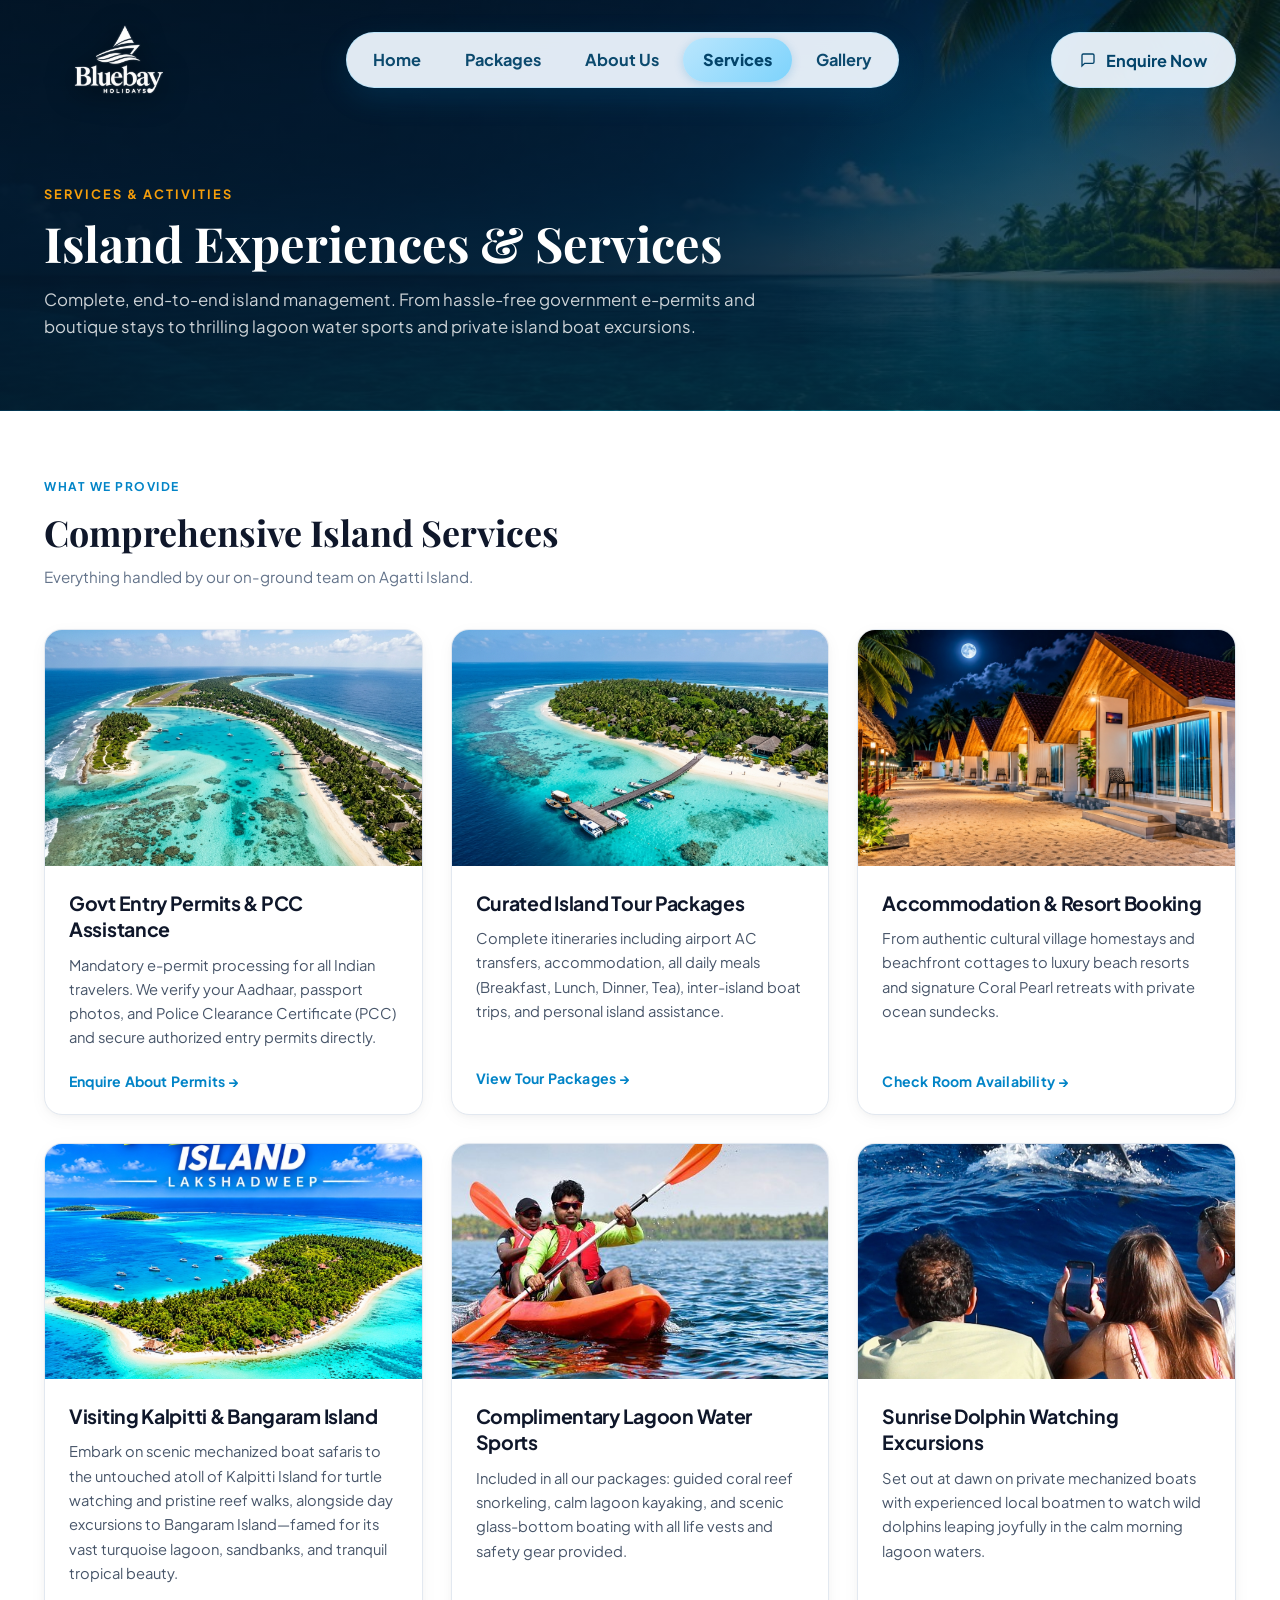
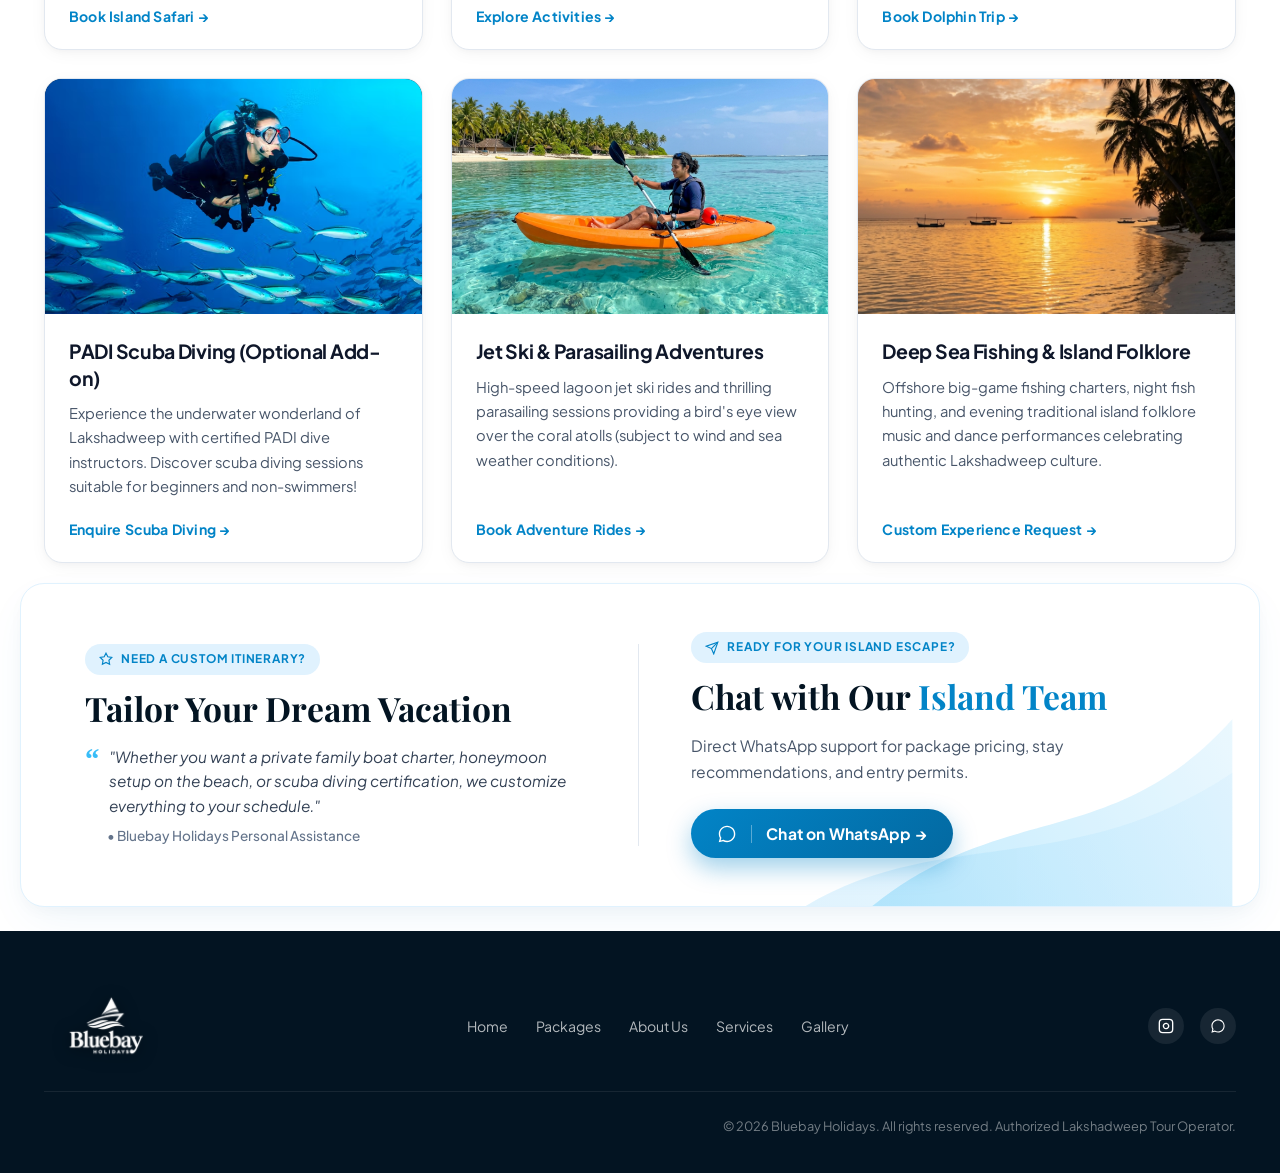
<file: services.html>
<!DOCTYPE html>
<html lang="en">
<head>
  <meta charset="UTF-8">
  <meta name="viewport" content="width=device-width, initial-scale=1.0">
  <title>Services | Bluebay Holidays - Lakshadweep Experiences & Stays</title>
  <meta name="description" content="Explore Bluebay Holidays services: Lakshadweep entry permits, island stays, water sports, scuba diving, dolphin safaris, and private boat transfers.">
  
  <link rel="icon" type="image/png" href="assets/images/bluebay-logo.png">
  <link rel="stylesheet" href="css/style.css">
</head>
<body>

  <!-- ==========================================================================
       HEADER & NAVIGATION
       ========================================================================== -->
  <header class="site-header scrolled" id="siteHeader">
    <div class="container nav-container">
      <a href="index.html" class="brand-link" aria-label="Bluebay Holidays Home">
        <img src="assets/images/bluebay-logo.png" alt="Bluebay Holidays" class="brand-logo-img">
      </a>

      <!-- Desktop Nav Menu (The 5 requested pages) -->
      <nav class="nav-pill-capsule" aria-label="Main Navigation">
        <ul class="nav-menu">
          <li><a href="index.html" class="nav-link">Home</a></li>
          <li><a href="packages.html" class="nav-link">Packages</a></li>
          <li><a href="about.html" class="nav-link">About Us</a></li>
          <li><a href="services.html" class="nav-link active">Services</a></li>
          <li><a href="gallery.html" class="nav-link">Gallery</a></li>
        </ul>
      </nav>

      <div class="nav-actions">
        <button type="button" class="btn btn-glass open-dialog-btn" data-dialog="enquireDialog">
          <svg style="width:16px;height:16px;fill:none;stroke:currentColor;stroke-width:2;" viewBox="0 0 24 24"><path d="M21 15a2 2 0 0 1-2 2H7l-4 4V5a2 2 0 0 1 2-2h14a2 2 0 0 1 2 2z"/></svg>
          Enquire Now
        </button>
        <button type="button" class="mobile-menu-btn" id="mobileMenuToggle" aria-label="Toggle menu">
          <svg style="width:24px;height:24px;fill:none;stroke:currentColor;stroke-width:2;" viewBox="0 0 24 24"><line x1="3" y1="12" x2="21" y2="12"/><line x1="3" y1="6" x2="21" y2="6"/><line x1="3" y1="18" x2="21" y2="18"/></svg>
        </button>
      </div>
    </div>
  </header>

  <!-- ==========================================================================
       PAGE HEADER BANNER
       ========================================================================== -->
  <section class="page-header-banner">
    <div class="container">
      <div class="page-header-content">
        <span class="page-header-tag">SERVICES & ACTIVITIES</span>
        <h1 class="page-header-title font-serif">Island Experiences & Services</h1>
        <p class="page-header-desc">
          Complete, end-to-end island management. From hassle-free government e-permits and boutique stays to thrilling lagoon water sports and private island boat excursions.
        </p>
      </div>
    </div>
  </section>

  <!-- ==========================================================================
       MAIN SERVICES GRID
       ========================================================================== -->
  <section class="subpage-section">
    <div class="container">
      <div class="section-head-row">
        <div>
          <span class="badge-tag">WHAT WE PROVIDE</span>
          <h2 class="section-head-title font-serif">Comprehensive Island Services</h2>
          <p style="color:#64748b;font-size:0.95rem;margin-top:4px;">Everything handled by our on-ground team on Agatti Island.</p>
        </div>
      </div>

      <div class="services-main-grid">
        
        <!-- Service 1: Entry Permits -->
        <div class="service-card-feature">
          <div class="service-img-wrap">
            <img src="assets/images/hero_lakshadweep_lagoon.jpg" alt="Lakshadweep Entry Permits" class="service-img-top" loading="lazy">
          </div>
          <div class="service-body">
            <h3 class="service-title">Govt Entry Permits &amp; PCC Assistance</h3>
            <p class="service-desc">
              Mandatory e-permit processing for all Indian travelers. We verify your Aadhaar, passport photos, and Police Clearance Certificate (PCC) and secure authorized entry permits directly.
            </p>
            <button type="button" class="service-link open-dialog-btn" data-dialog="enquireDialog" data-preset="Permit Assistance">
              Enquire About Permits →
            </button>
          </div>
        </div>

        <!-- Service 2: Curated 3N/4D Packages -->
        <div class="service-card-feature">
          <div class="service-img-wrap">
            <img src="assets/images/hero_tropical_pier.jpg" alt="Curated Tour Packages" class="service-img-top" loading="lazy">
          </div>
          <div class="service-body">
            <h3 class="service-title">Curated Island Tour Packages</h3>
            <p class="service-desc">
              Complete itineraries including airport AC transfers, accommodation, all daily meals (Breakfast, Lunch, Dinner, Tea), inter-island boat trips, and personal island assistance.
            </p>
            <a href="packages.html" class="service-link">
              View Tour Packages →
            </a>
          </div>
        </div>

        <!-- Service 3: 5 Accommodation Styles -->
        <div class="service-card-feature">
          <div class="service-img-wrap">
            <img src="assets/images/service_resort_booking.jpg" alt="Accommodation &amp; Resort Booking in Lakshadweep" class="service-img-top" loading="lazy">
          </div>
          <div class="service-body">
            <h3 class="service-title">Accommodation &amp; Resort Booking</h3>
            <p class="service-desc">
              From authentic cultural village homestays and beachfront cottages to luxury beach resorts and signature Coral Pearl retreats with private ocean sundecks.
            </p>
            <button type="button" class="service-link open-dialog-btn" data-dialog="enquireDialog" data-preset="Resort Booking">
              Check Room Availability →
            </button>
          </div>
        </div>

        <!-- Service 4: Kalpitti & Bangaram Island Excursion -->
        <div class="service-card-feature">
          <div class="service-img-wrap">
            <img src="assets/images/service_kalpitti_island.jpg" alt="Visiting Kalpitti &amp; Bangaram Island" class="service-img-top" loading="lazy">
          </div>
          <div class="service-body">
            <h3 class="service-title">Visiting Kalpitti &amp; Bangaram Island</h3>
            <p class="service-desc">
              Embark on scenic mechanized boat safaris to the untouched atoll of Kalpitti Island for turtle watching and pristine reef walks, alongside day excursions to Bangaram Island—famed for its vast turquoise lagoon, sandbanks, and tranquil tropical beauty.
            </p>
            <button type="button" class="service-link open-dialog-btn" data-dialog="enquireDialog" data-preset="Kalpitti &amp; Bangaram Island Safari">
              Book Island Safari →
            </button>
          </div>
        </div>

        <!-- Service 5: Snorkeling & Kayaking -->
        <div class="service-card-feature">
          <div class="service-img-wrap">
            <img src="assets/images/service_water_sports.jpg" alt="Complimentary Lagoon Water Sports" class="service-img-top" loading="lazy">
          </div>
          <div class="service-body">
            <h3 class="service-title">Complimentary Lagoon Water Sports</h3>
            <p class="service-desc">
              Included in all our packages: guided coral reef snorkeling, calm lagoon kayaking, and scenic glass-bottom boating with all life vests and safety gear provided.
            </p>
            <button type="button" class="service-link open-dialog-btn" data-dialog="enquireDialog" data-preset="Water Sports">
              Explore Activities →
            </button>
          </div>
        </div>

        <!-- Service 6: Dolphin Watching -->
        <div class="service-card-feature">
          <div class="service-img-wrap">
            <img src="assets/images/service_dolphin_watching.jpg" alt="Sunrise Dolphin Watching Safari" class="service-img-top" loading="lazy">
          </div>
          <div class="service-body">
            <h3 class="service-title">Sunrise Dolphin Watching Excursions</h3>
            <p class="service-desc">
              Set out at dawn on private mechanized boats with experienced local boatmen to watch wild dolphins leaping joyfully in the calm morning lagoon waters.
            </p>
            <button type="button" class="service-link open-dialog-btn" data-dialog="enquireDialog" data-preset="Dolphin Safari">
              Book Dolphin Trip →
            </button>
          </div>
        </div>

        <!-- Service 7: Scuba Diving -->
        <div class="service-card-feature">
          <div class="service-img-wrap">
            <img src="assets/images/service_scuba_diving.png" alt="PADI Scuba Diving" class="service-img-top" loading="lazy">
          </div>
          <div class="service-body">
            <h3 class="service-title">PADI Scuba Diving (Optional Add-on)</h3>
            <p class="service-desc">
              Experience the underwater wonderland of Lakshadweep with certified PADI dive instructors. Discover scuba diving sessions suitable for beginners and non-swimmers!
            </p>
            <button type="button" class="service-link open-dialog-btn" data-dialog="enquireDialog" data-preset="Scuba Diving Session">
              Enquire Scuba Diving →
            </button>
          </div>
        </div>

        <!-- Service 8: Jet Ski & Parasailing -->
        <div class="service-card-feature">
          <div class="service-img-wrap">
            <img src="assets/images/exp_kayaking.jpg" alt="High Speed Adventure" class="service-img-top" loading="lazy">
          </div>
          <div class="service-body">
            <h3 class="service-title">Jet Ski &amp; Parasailing Adventures</h3>
            <p class="service-desc">
              High-speed lagoon jet ski rides and thrilling parasailing sessions providing a bird's eye view over the coral atolls (subject to wind and sea weather conditions).
            </p>
            <button type="button" class="service-link open-dialog-btn" data-dialog="enquireDialog" data-preset="Jet Ski &amp; Parasailing">
              Book Adventure Rides →
            </button>
          </div>
        </div>

        <!-- Service 9: Deep Sea Fishing & Folklore -->
        <div class="service-card-feature">
          <div class="service-img-wrap">
            <img src="assets/images/sunset_palms.jpg" alt="Fishing and Cultural Folklore" class="service-img-top" loading="lazy">
          </div>
          <div class="service-body">
            <h3 class="service-title">Deep Sea Fishing &amp; Island Folklore</h3>
            <p class="service-desc">
              Offshore big-game fishing charters, night fish hunting, and evening traditional island folklore music and dance performances celebrating authentic Lakshadweep culture.
            </p>
            <button type="button" class="service-link open-dialog-btn" data-dialog="enquireDialog" data-preset="Fishing &amp; Folklore">
              Custom Experience Request →
            </button>
          </div>
        </div>

      </div>
    </div>
  </section>

  <!-- ==========================================================================
       SPLIT BANNER CTA (LIGHT LUXURY BANNER)
       ========================================================================== -->
  <section class="split-banner-section">
    <div class="container">
      <div class="split-banner-card">
        <div class="banner-col-left">
          <span class="split-pill-tag">
            <svg viewBox="0 0 24 24" fill="none" stroke="currentColor" stroke-width="2"><path d="M12 2l3.09 6.26L22 9.27l-5 4.87 1.18 6.88L12 17.77l-6.18 3.25L7 14.14 2 9.27l6.91-1.01L12 2z"/></svg>
            NEED A CUSTOM ITINERARY?
          </span>
          <h3 class="banner-title font-serif">Tailor Your Dream Vacation</h3>
          <div class="testimonial-quote-box">
            <span class="quote-mark">“</span>
            <p class="testimonial-quote">
              "Whether you want a private family boat charter, honeymoon setup on the beach, or scuba diving certification, we customize everything to your schedule."
            </p>
          </div>
          <div class="testimonial-author">• Bluebay Holidays Personal Assistance</div>
        </div>

        <div class="banner-col-right">
          <span class="split-pill-tag">
            <svg viewBox="0 0 24 24" fill="none" stroke="currentColor" stroke-width="2"><path d="M22 2L11 13"/><path d="M22 2l-7 20-4-9-9-4 20-7z"/></svg>
            READY FOR YOUR ISLAND ESCAPE?
          </span>
          <h3 class="banner-title font-serif">
            Chat with Our <span style="color:#0284c7;">Island Team</span>
          </h3>
          <p class="banner-desc">
            Direct WhatsApp support for package pricing, stay recommendations, and entry permits.
          </p>
          <div>
            <a href="https://wa.me/917736849886?text=Hi%20Bluebay%20Holidays!%20I%20would%20like%20to%20enquire%20about%20your%20island%20services." target="_blank" rel="noopener" class="btn-whatsapp-pill">
              <span class="btn-wa-icon">
                <svg style="width:20px;height:20px;fill:currentColor;" viewBox="0 0 24 24"><path d="M12.04 2C6.58 2 2.13 6.45 2.13 11.91C2.13 13.66 2.59 15.36 3.45 16.86L2.05 22L7.3 20.62C8.75 21.41 10.38 21.83 12.04 21.83C17.5 21.83 21.95 17.38 21.95 11.92C21.95 9.27 20.92 6.78 19.05 4.91C17.18 3.03 14.69 2 12.04 2M12.05 3.67C14.25 3.67 16.31 4.53 17.87 6.09C19.42 7.65 20.28 9.72 20.28 11.92C20.28 16.46 16.58 20.15 12.04 20.15C10.56 20.15 9.11 19.76 7.85 19L7.55 18.83L4.43 19.65L5.26 16.61L5.06 16.29C4.24 14.99 3.81 13.47 3.81 11.91C3.81 7.37 7.5 3.67 12.05 3.67Z"/></svg>
              </span>
              <span class="btn-wa-divider"></span>
              <span class="btn-wa-text">Chat on WhatsApp &rarr;</span>
            </a>
          </div>
        </div>

        <!-- Ambient bottom-right wave SVG overlay -->
        <svg class="split-card-wave-bg" viewBox="0 0 320 180" fill="none" xmlns="http://www.w3.org/2000/svg">
          <path d="M0 180C100 120 200 160 320 80V180H0Z" fill="url(#waveGrad1)" opacity="0.6"/>
          <path d="M50 180C150 100 230 140 320 40V180H50Z" fill="url(#waveGrad2)" opacity="0.4"/>
          <defs>
            <linearGradient id="waveGrad1" x1="0" y1="180" x2="320" y2="80" gradientUnits="userSpaceOnUse">
              <stop stop-color="#bae6fd"/>
              <stop offset="1" stop-color="#e0f2fe"/>
            </linearGradient>
            <linearGradient id="waveGrad2" x1="50" y1="180" x2="320" y2="40" gradientUnits="userSpaceOnUse">
              <stop stop-color="#38bdf8"/>
              <stop offset="1" stop-color="#bae6fd"/>
            </linearGradient>
          </defs>
        </svg>

      </div>
    </div>
  </section>

  <!-- ==========================================================================
       FOOTER
       ========================================================================== -->
  <footer class="site-footer">
    <div class="container">
      <div class="footer-top-row">
        <a href="index.html">
          <img src="assets/images/bluebay-logo.png" alt="Bluebay Holidays" class="footer-logo-img">
        </a>

        <!-- The 5 exact pages -->
        <ul class="footer-nav">
          <li><a href="index.html">Home</a></li>
          <li><a href="packages.html">Packages</a></li>
          <li><a href="about.html">About Us</a></li>
          <li><a href="services.html">Services</a></li>
          <li><a href="gallery.html">Gallery</a></li>
        </ul>

        <div class="footer-social-links">
          <a href="https://www.instagram.com/infoatbluebay?srtk=cnZsNWZydmJvZjN6" target="_blank" rel="noopener" class="social-icon-btn" aria-label="Instagram">
            <svg style="width:16px;height:16px;fill:none;stroke:currentColor;stroke-width:2;" viewBox="0 0 24 24"><rect x="2" y="2" width="20" height="20" rx="5" ry="5"/><path d="M16 11.37A4 4 0 1 1 12.63 8 4 4 0 0 1 16 11.37z"/><line x1="17.5" y1="6.5" x2="17.51" y2="6.5"/></svg>
          </a>
          <a href="https://wa.me/917736849886" target="_blank" rel="noopener" class="social-icon-btn" aria-label="WhatsApp">
            <svg style="width:16px;height:16px;fill:currentColor;" viewBox="0 0 24 24"><path d="M12.04 2C6.58 2 2.13 6.45 2.13 11.91C2.13 13.66 2.59 15.36 3.45 16.86L2.05 22L7.3 20.62C8.75 21.41 10.38 21.83 12.04 21.83C17.5 21.83 21.95 17.38 21.95 11.92C21.95 9.27 20.92 6.78 19.05 4.91C17.18 3.03 14.69 2 12.04 2M12.05 3.67C14.25 3.67 16.31 4.53 17.87 6.09C19.42 7.65 20.28 9.72 20.28 11.92C20.28 16.46 16.58 20.15 12.04 20.15C10.56 20.15 9.11 19.76 7.85 19L7.55 18.83L4.43 19.65L5.26 16.61L5.06 16.29C4.24 14.99 3.81 13.47 3.81 11.91C3.81 7.37 7.5 3.67 12.05 3.67Z"/></svg>
          </a>
        </div>
      </div>

      <div class="footer-bottom-row">
        © 2026 Bluebay Holidays. All rights reserved. Authorized Lakshadweep Tour Operator.
      </div>
    </div>
  </footer>

  <!-- ==========================================================================
       SHADCN UI DIALOG: PLAN YOUR TRIP (UPGRADED)
       ========================================================================== -->
  <div class="dialog-overlay" id="enquireDialog">
    <div class="dialog-card">
      <button class="dialog-close-btn" aria-label="Close dialog">&times;</button>
      <h3 class="dialog-title font-serif">Plan Your Lakshadweep Trip</h3>
      <p class="dialog-desc">Choose your preferred stay and travelers. We will connect you instantly on WhatsApp with best rates.</p>

      <form id="dialogEnquiryForm">
        <div class="form-group">
          <label class="form-label" for="dialogGuestName">Your Full Name</label>
          <input type="text" id="dialogGuestName" class="form-input" placeholder="e.g. Rahul Sharma" required>
        </div>

        <div class="form-group">
          <label class="form-label" for="dialogGuestPhone">WhatsApp Number</label>
          <input type="tel" id="dialogGuestPhone" class="form-input" placeholder="e.g. +91 98765 43210" required>
        </div>

        <div class="form-group">
          <label class="form-label" for="dialogStaySelect">Preferred Stay Package</label>
          <select class="form-select" id="dialogStaySelect">
            <option value="1. Standard Stay (Homestay) - ₹13,500">1. Standard Stay (Homestay) — ₹13,500 / person</option>
            <option value="2. Coastal Stay (Beach Homestay) - ₹17,500">2. Coastal Stay (Beach Homestay) — ₹17,500 / person</option>
            <option value="3. Premium Coastal Escape (Beach Resort) - ₹23,500">3. Premium Coastal Escape (Beach Resort) — ₹23,500 / person</option>
            <option value="4. Luxury Beach Escape (Premium Beach Resort) - ₹30,500">4. Luxury Beach Escape (Premium Beach Resort) — ₹30,500 / person</option>
            <option value="5. Lakshadweep - IHCL SeleQtions (Coral Pearl) - ₹45,000">5. Lakshadweep - IHCL SeleQtions (Coral Pearl) — ₹45,000 / person</option>
          </select>
        </div>

        <!-- Number of Travelers with Stepper -->
        <div class="form-group">
          <label class="form-label">Number of Travelers</label>
          <div class="traveler-stepper-box">
            
            <!-- Above 10 Years -->
            <div class="stepper-row">
              <div class="stepper-info">
                <span class="stepper-label">
                  <svg style="width:16px;height:16px;fill:none;stroke:currentColor;stroke-width:2;" viewBox="0 0 24 24"><path d="M20 21v-2a4 4 0 0 0-4-4H8a4 4 0 0 0-4 4v2"/><circle cx="12" cy="7" r="4"/></svg>
                  Above 10 Years
                </span>
                <span class="stepper-sub">Adults & youth (age 10+)</span>
              </div>
              <div class="stepper-controls">
                <button type="button" class="stepper-btn" id="btnAdultMinus" aria-label="Decrease adults">&minus;</button>
                <span class="stepper-val" id="valAdults">2</span>
                <button type="button" class="stepper-btn" id="btnAdultPlus" aria-label="Increase adults">+</button>
              </div>
            </div>

            <!-- Under 10 Years -->
            <div class="stepper-row" style="border-top:1px solid #e2e8f0;padding-top:10px;">
              <div class="stepper-info">
                <span class="stepper-label">
                  <svg style="width:16px;height:16px;fill:none;stroke:currentColor;stroke-width:2;" viewBox="0 0 24 24"><path d="M17 21v-2a4 4 0 0 0-4-4H5a4 4 0 0 0-4 4v2"/><circle cx="9" cy="7" r="4"/><path d="M23 21v-2a4 4 0 0 0-3-3.87"/><path d="M16 3.13a4 4 0 0 1 0 7.75"/></svg>
                  Under 10 Years
                </span>
                <span class="stepper-sub">Children (under 10 yrs)</span>
              </div>
              <div class="stepper-controls">
                <button type="button" class="stepper-btn" id="btnChildMinus" aria-label="Decrease children">&minus;</button>
                <span class="stepper-val" id="valChildren">0</span>
                <button type="button" class="stepper-btn" id="btnChildPlus" aria-label="Increase children">+</button>
              </div>
            </div>

          </div>
        </div>

        <div class="form-group">
          <div class="date-picker-grid">
            <div class="date-field-col">
              <label class="form-label" for="dialogArrivalDate">
                <svg style="width:14px;height:14px;display:inline-block;vertical-align:-2px;margin-right:4px;color:var(--ocean-blue);" viewBox="0 0 24 24" fill="none" stroke="currentColor" stroke-width="2"><rect x="3" y="4" width="18" height="18" rx="2" ry="2"/><line x1="16" y1="2" x2="16" y2="6"/><line x1="8" y1="2" x2="8" y2="6"/><line x1="3" y1="10" x2="21" y2="10"/></svg>
                Arrival Date
              </label>
              <input type="date" id="dialogArrivalDate" class="form-input date-input" required>
            </div>
            <div class="date-field-col">
              <label class="form-label" for="dialogReturnDate">
                <svg style="width:14px;height:14px;display:inline-block;vertical-align:-2px;margin-right:4px;color:var(--ocean-blue);" viewBox="0 0 24 24" fill="none" stroke="currentColor" stroke-width="2"><rect x="3" y="4" width="18" height="18" rx="2" ry="2"/><line x1="16" y1="2" x2="16" y2="6"/><line x1="8" y1="2" x2="8" y2="6"/><line x1="3" y1="10" x2="21" y2="10"/></svg>
                Return Date
              </label>
              <input type="date" id="dialogReturnDate" class="form-input date-input" required>
            </div>
          </div>
          <div id="dialogTripDurationNote" class="trip-duration-badge" style="display:none;">
            <svg style="width:13px;height:13px;fill:none;stroke:currentColor;stroke-width:2.5;" viewBox="0 0 24 24"><circle cx="12" cy="12" r="10"/><polyline points="12 6 12 12 16 14"/></svg>
            <span id="dialogTripDurationText">3 Nights / 4 Days</span>
          </div>
        </div>

        <div class="form-group">
          <label class="form-label">Optional Add-ons / Interests</label>
          <div class="addons-chip-group">
            <label class="addon-chip">
              <input type="checkbox" name="dialogAddons" value="Scuba Diving"> Scuba Diving
            </label>
            <label class="addon-chip">
              <input type="checkbox" name="dialogAddons" value="Kalpitti Island Trip"> Kalpitti Excursion
            </label>
            <label class="addon-chip">
              <input type="checkbox" name="dialogAddons" value="Flight Guidance"> Flight Ticket Assistance
            </label>
          </div>
        </div>

        <button type="submit" class="btn btn-lagoon" style="margin-top:10px;">
          Send Enquiry on WhatsApp
          <svg style="width:16px;height:16px;fill:none;stroke:currentColor;stroke-width:2.5;" viewBox="0 0 24 24"><path d="M5 12h14M12 5l7 7-7 7"/></svg>
        </button>
      </form>
    </div>
  </div>

  <script src="js/main.js"></script>
</body>
</html>
</file>
<file: css/style.css>
/* ==========================================================================
   BLUEBAY HOLIDAYS - SHADCN UI DESIGN SYSTEM
   Tailored to exact mockup: "Discover the Untouched Beauty of Lakshadweep"
   Fonts: Playfair Display (Luxury Serif) + Plus Jakarta Sans + Caveat (Script)
   ========================================================================== */

@import url('https://fonts.googleapis.com/css2?family=Caveat:wght@500;600;700&family=Playfair+Display:ital,wght@0,500;0,600;0,700;0,800;1,500;1,700&family=Plus+Jakarta+Sans:wght@300;400;500;600;700;800&display=swap');

:root {
  /* shadcn/ui Core Color Tokens (HSL) */
  --background: 210 40% 98%;
  --foreground: 222 47% 11%;

  --card: 0 0% 100%;
  --card-foreground: 222 47% 11%;

  --popover: 0 0% 100%;
  --popover-foreground: 222 47% 11%;

  /* Primary: Warm Golden Amber as seen in "Explore Packages" & "Lakshadweep." */
  --primary: 38 92% 50%;
  --primary-foreground: 210 40% 98%;
  --primary-hover: 38 95% 45%;

  /* Secondary: Soft Slate / Cyan */
  --secondary: 210 40% 96.1%;
  --secondary-foreground: 222 47% 11%;

  --muted: 210 40% 96.1%;
  --muted-foreground: 215.4 16.3% 46.9%;

  --accent: 187 85% 43%;
  --accent-foreground: 210 40% 98%;

  --destructive: 0 84.2% 60.2%;
  --destructive-foreground: 210 40% 98%;

  --border: 214.3 31.8% 91.4%;
  --input: 214.3 31.8% 91.4%;
  --ring: 38 92% 50%;

  --radius: 0.85rem;

  /* Bluebay Brand Specific */
  --navy-dark: #031422;
  --navy-deep: #082138;
  --ocean-blue: #0284c7;
  --lagoon-teal: #00bcd4;
  --amber-gold: #f59e0b;
  --amber-hover: #d97706;

  /* Typography */
  --font-sans: 'Plus Jakarta Sans', -apple-system, BlinkMacSystemFont, sans-serif;
  --font-serif: 'Playfair Display', Georgia, serif;
  --font-script: 'Caveat', cursive, sans-serif;
}

*, *::before, *::after {
  box-sizing: border-box;
  margin: 0;
  padding: 0;
}

html {
  scroll-behavior: smooth;
  font-size: 16px;
  color-scheme: light;
}

body {
  font-family: var(--font-sans);
  background-color: #ffffff;
  color: #1e293b;
  line-height: 1.6;
  -webkit-font-smoothing: antialiased;
  overflow-x: hidden;
}

h1, h2, h3, h4, .font-serif {
  font-family: var(--font-serif);
  font-weight: 700;
  color: #0f172a;
}

.font-script {
  font-family: var(--font-script);
}

a {
  color: inherit;
  text-decoration: none;
}

img {
  max-width: 100%;
  height: auto;
  display: block;
}

button {
  font-family: inherit;
  cursor: pointer;
  border: none;
  background: none;
}

/* Container */
.container {
  width: 100%;
  max-width: 1240px;
  margin-left: auto;
  margin-right: auto;
  padding-left: 24px;
  padding-right: 24px;
}

/* ==========================================================================
   SHADCN UI COMPONENT PRIMITIVES
   ========================================================================== */

/* Buttons */
.btn {
  display: inline-flex;
  align-items: center;
  justify-content: center;
  gap: 8px;
  font-size: 0.92rem;
  font-weight: 600;
  border-radius: 9999px;
  padding: 10px 22px;
  transition: all 0.2s cubic-bezier(0.16, 1, 0.3, 1);
  white-space: nowrap;
}

.btn-primary {
  background: linear-gradient(135deg, #0284c7 0%, #00bcd4 100%);
  color: #ffffff;
  font-weight: 700;
  border: 1px solid rgba(255, 255, 255, 0.35);
  box-shadow: 0 8px 24px -2px rgba(2, 132, 199, 0.42), 0 2px 6px rgba(0, 0, 0, 0.08);
}

.btn-primary:hover {
  background: linear-gradient(135deg, #0369a1 0%, #0891b2 100%);
  transform: translateY(-2px);
  box-shadow: 0 12px 30px -2px rgba(0, 188, 212, 0.55), 0 4px 10px rgba(0, 0, 0, 0.12);
  border-color: rgba(255, 255, 255, 0.75);
}

.btn-glass {
  background: rgba(240, 248, 255, 0.18);
  backdrop-filter: blur(16px);
  -webkit-backdrop-filter: blur(16px);
  border: 1.5px solid rgba(255, 255, 255, 0.55);
  color: #ffffff;
  font-weight: 700;
  box-shadow: 0 8px 24px rgba(3, 20, 34, 0.25);
}

.btn-glass:hover {
  background: rgba(240, 248, 255, 0.3);
  border-color: #ffffff;
  transform: translateY(-2px);
  box-shadow: 0 12px 30px rgba(2, 132, 199, 0.35);
}

.btn-outline {
  background: transparent;
  border: 1px solid #0f172a;
  color: #0f172a;
}

.btn-outline:hover {
  background: #f1f5f9;
}

.btn-outline-white {
  background: transparent;
  border: 1px solid rgba(255, 255, 255, 0.4);
  color: #ffffff;
}

.btn-outline-white:hover {
  background: rgba(255, 255, 255, 0.15);
  border-color: #ffffff;
}

.btn-whatsapp {
  background: var(--amber-gold);
  color: #0f172a;
  font-weight: 700;
  box-shadow: 0 4px 14px rgba(245, 158, 11, 0.3);
}

.btn-whatsapp:hover {
  background: var(--amber-hover);
  transform: translateY(-1px);
}

/* Badges */
.badge-tag {
  font-size: 0.75rem;
  font-weight: 700;
  letter-spacing: 1.5px;
  text-transform: uppercase;
  color: var(--ocean-blue);
  margin-bottom: 8px;
  display: inline-block;
}

/* ==========================================================================
   HEADER / NAVBAR (Over Hero)
   ========================================================================== */
.site-header {
  position: absolute;
  top: 0;
  left: 0;
  width: 100%;
  z-index: 50;
  padding: 18px 0;
  transition: all 0.3s ease;
}

.site-header.scrolled {
  position: fixed;
  background: rgba(3, 20, 34, 0.95);
  backdrop-filter: blur(16px);
  -webkit-backdrop-filter: blur(16px);
  padding: 12px 0;
  border-bottom: 1px solid rgba(255, 255, 255, 0.08);
  box-shadow: 0 10px 30px rgba(0, 0, 0, 0.28);
}

.nav-container {
  display: flex;
  align-items: center;
  justify-content: space-between;
  gap: 24px;
}

.brand-link {
  display: flex;
  align-items: center;
  gap: 12px;
  text-decoration: none;
}

/* Increased size & enhanced visibility for Bluebay Holidays logo */
.brand-logo-img {
  height: 84px;
  width: auto;
  max-width: 230px;
  object-fit: contain;
  /* Crisp white rendition with multi-stage contrast drop-shadow */
  filter: brightness(0) invert(1) drop-shadow(0 4px 14px rgba(0, 0, 0, 0.7));
  transition: all 0.25s ease;
}

.brand-link:hover .brand-logo-img {
  transform: scale(1.03);
  filter: brightness(0) invert(1) drop-shadow(0 6px 18px rgba(0, 0, 0, 0.85));
}

.site-header.scrolled .brand-logo-img {
  height: 70px;
}

/* Floating Pill / Capsule Navbar with Blue Lagoon Tone */
.nav-pill-capsule {
  height: 56px;
  background: rgba(238, 247, 255, 0.94); /* Blue lagoon tint instead of stark white */
  backdrop-filter: blur(20px);
  -webkit-backdrop-filter: blur(20px);
  border-radius: 9999px;
  padding: 5px 6px;
  box-shadow: 0 10px 32px -4px rgba(2, 132, 199, 0.22), 0 4px 14px rgba(0, 0, 0, 0.08);
  border: 1.5px solid rgba(186, 230, 253, 0.9);
  display: flex;
  align-items: center;
  transition: transform 0.2s ease, box-shadow 0.2s ease, border-color 0.2s ease;
}

.nav-pill-capsule:hover {
  box-shadow: 0 14px 38px -4px rgba(2, 132, 199, 0.28), 0 6px 16px rgba(0, 0, 0, 0.12);
  border-color: rgba(125, 211, 252, 0.95);
}

.nav-menu {
  display: flex;
  align-items: center;
  list-style: none;
  gap: 4px;
  margin: 0;
  padding: 0;
  height: 100%;
}

.nav-link {
  height: 44px;
  font-size: 1.02rem;
  font-weight: 700;
  color: #0c4a6e; /* Deep ocean text matching blue tone */
  position: relative;
  padding: 0 20px;
  border-radius: 9999px;
  text-decoration: none;
  display: inline-flex;
  align-items: center;
  justify-content: center;
  transition: all 0.2s cubic-bezier(0.16, 1, 0.3, 1);
  white-space: nowrap;
}

.nav-link:hover {
  color: #0284c7;
  background-color: rgba(2, 132, 199, 0.09);
}

/* Active tab: soft lagoon sky pill */
.nav-link.active {
  background: linear-gradient(135deg, #bae6fd 0%, #7dd3fc 100%);
  color: #03446a;
  font-weight: 800;
  box-shadow: 0 2px 10px rgba(2, 132, 199, 0.22);
}

.nav-link.active::after {
  display: none;
}

.nav-actions {
  display: flex;
  align-items: center;
  gap: 16px;
}

/* Enquire Now button: Exact same 56px height, pill curvature & blue tone as navbar */
.nav-actions .open-dialog-btn {
  height: 56px;
  display: inline-flex;
  align-items: center;
  justify-content: center;
  gap: 10px;
  font-size: 1.02rem;
  font-weight: 700;
  border-radius: 9999px;
  padding: 0 28px;
  white-space: nowrap;
  text-decoration: none;
  cursor: pointer;
  background: rgba(238, 247, 255, 0.94);
  backdrop-filter: blur(20px);
  -webkit-backdrop-filter: blur(20px);
  color: #03446a;
  border: 1.5px solid rgba(186, 230, 253, 0.9);
  box-shadow: 0 10px 32px -4px rgba(2, 132, 199, 0.22), 0 4px 14px rgba(0, 0, 0, 0.08);
  transition: all 0.25s cubic-bezier(0.16, 1, 0.3, 1);
}

.nav-actions .open-dialog-btn:hover {
  transform: translateY(-2px);
  background: linear-gradient(135deg, #0284c7 0%, #00bcd4 100%);
  color: #ffffff;
  border-color: rgba(255, 255, 255, 0.8);
  box-shadow: 0 14px 38px -4px rgba(0, 188, 212, 0.45), 0 6px 16px rgba(0, 0, 0, 0.12);
}

.nav-actions .open-dialog-btn svg {
  width: 18px;
  height: 18px;
  stroke: currentColor;
}

.mobile-menu-btn {
  display: none;
  color: #ffffff;
  padding: 8px;
  background: transparent;
  border: none;
  cursor: pointer;
  border-radius: 8px;
  outline: none;
  transition: all 0.2s ease;
}

.mobile-menu-btn:hover {
  background: rgba(255, 255, 255, 0.12);
}

/* ==========================================================================
   SECTION 1: HERO SECTION
   ========================================================================== */
.hero-section {
  position: relative;
  min-height: 100vh;
  display: flex;
  align-items: center;
  background-image: url('../assets/images/hero_tropical_pier.jpg');
  background-size: cover;
  background-position: center;
  padding-top: 175px;
  padding-bottom: 90px;
  color: #ffffff;
}

/* Gradient overlay to enhance readability while preserving clear turquoise water */
.hero-overlay {
  position: absolute;
  top: 0;
  left: 0;
  width: 100%;
  height: 100%;
  background: linear-gradient(
    180deg,
    rgba(3, 20, 34, 0.72) 0%,
    rgba(3, 20, 34, 0.35) 45%,
    rgba(3, 20, 34, 0.55) 85%,
    rgba(3, 20, 34, 0.85) 100%
  );
  z-index: 1;
}

.hero-content {
  position: relative;
  z-index: 2;
  width: 100%;
}

.hero-tag {
  font-size: 0.85rem;
  letter-spacing: 3px;
  font-weight: 700;
  text-transform: uppercase;
  color: rgba(255, 255, 255, 0.85);
  margin-bottom: 18px;
  display: flex;
  align-items: center;
  gap: 8px;
}

.hero-tag::after {
  content: '';
  width: 32px;
  height: 1px;
  background-color: rgba(255, 255, 255, 0.4);
}

.hero-headline {
  font-size: clamp(2.8rem, 5.2vw, 4.8rem);
  font-weight: 700;
  line-height: 1.15;
  color: #38bdf8; /* Luminous Blue Lagoon tone */
  background: linear-gradient(135deg, #ffffff 0%, #7dd3fc 35%, #38bdf8 65%, #00bcd4 100%);
  -webkit-background-clip: text;
  -webkit-text-fill-color: transparent;
  max-width: 820px;
  margin-bottom: 20px;
  filter: drop-shadow(0 4px 18px rgba(3, 20, 34, 0.7));
}

.hero-sub {
  font-size: clamp(1.15rem, 1.6vw, 1.45rem);
  color: rgba(255, 255, 255, 0.95);
  font-weight: 500;
  max-width: 640px;
  line-height: 1.6;
  margin-bottom: 34px;
  text-shadow: 0 2px 14px rgba(0, 0, 0, 0.5);
  letter-spacing: 0.2px;
}

.hero-buttons {
  display: flex;
  align-items: center;
  gap: 18px;
  flex-wrap: wrap;
  margin-bottom: 0;
}

.hero-buttons .btn {
  height: 56px;
  padding: 0 34px;
  font-size: 1.05rem;
  font-weight: 700;
  border-radius: 9999px;
  letter-spacing: 0.2px;
}

/* Bottom Feature Badges & Script Callout */
.hero-footer-row {
  display: flex;
  align-items: flex-end;
  justify-content: space-between;
  gap: 24px;
  flex-wrap: wrap;
  border-top: 1px solid rgba(255, 255, 255, 0.15);
  padding-top: 30px;
}

.hero-badges-group {
  display: flex;
  align-items: center;
  gap: 32px;
  flex-wrap: wrap;
}

.hero-badge-item {
  display: flex;
  align-items: center;
  gap: 12px;
}

.hero-badge-icon {
  width: 22px;
  height: 22px;
  color: var(--amber-gold);
  flex-shrink: 0;
}

.hero-badge-text {
  font-size: 0.9rem;
  font-weight: 600;
  color: #ffffff;
  line-height: 1.3;
}

.hero-script-box {
  text-align: right;
}

.hero-script-text {
  font-size: 2.1rem;
  color: #ffffff;
  font-weight: 600;
  line-height: 1.1;
  text-shadow: 0 2px 10px rgba(0, 0, 0, 0.3);
}

.hero-script-wave {
  width: 80px;
  height: 8px;
  margin-left: auto;
  margin-top: 6px;
}

/* ==========================================================================
   SECTION 2: WHY CHOOSE BLUEBAY HOLIDAYS?
   ========================================================================== */
.why-choose-section {
  padding: 100px 0;
  background-color: #ffffff;
}

.why-grid {
  display: grid;
  grid-template-columns: 1fr 1.15fr;
  gap: 60px;
  align-items: center;
}

.why-left h2 {
  font-size: clamp(2rem, 3.2vw, 2.8rem);
  line-height: 1.25;
  margin-bottom: 20px;
  position: relative;
}

.title-wave-icon {
  display: inline-block;
  width: 32px;
  height: 16px;
  vertical-align: middle;
  margin-left: 8px;
}

.why-left p {
  color: #64748b;
  font-size: 1.02rem;
  line-height: 1.75;
  margin-bottom: 28px;
}

.why-features-row {
  display: grid;
  grid-template-columns: repeat(4, 1fr);
  gap: 16px;
  margin-bottom: 30px;
}

.why-feature-col {
  display: flex;
  flex-direction: column;
  align-items: center;
  text-align: center;
  gap: 10px;
}

.why-icon-bubble {
  width: 48px;
  height: 48px;
  border-radius: 50%;
  background: #f0fdf4;
  display: flex;
  align-items: center;
  justify-content: center;
  color: var(--ocean-blue);
  transition: transform 0.2s ease;
}

.why-feature-col:hover .why-icon-bubble {
  transform: translateY(-2px);
  background: #e0f2fe;
}

.why-feature-title {
  font-size: 0.85rem;
  font-weight: 600;
  color: #334155;
  line-height: 1.3;
}

/* Organic brush lagoon visual with cursive callout */
.why-visual-wrapper {
  position: relative;
  border-radius: 24px;
  overflow: hidden;
  box-shadow: 0 10px 30px rgba(0, 0, 0, 0.08);
  height: 320px;
}

.why-visual-img {
  width: 100%;
  height: 100%;
  object-fit: cover;
  transition: transform 0.6s ease;
}

.why-visual-wrapper:hover .why-visual-img {
  transform: scale(1.04);
}

.why-cursive-tag {
  position: absolute;
  right: 24px;
  top: 50%;
  transform: translateY(-50%);
  font-size: 1.6rem;
  color: #0369a1;
  font-weight: 700;
  line-height: 1.25;
  text-shadow: 0 1px 3px rgba(255, 255, 255, 0.8);
  pointer-events: none;
}

/* ==========================================================================
   SECTION 3: CHOOSE YOUR ISLAND STAY (5 CARDS)
   ========================================================================== */
.stays-section {
  padding: 80px 0 100px;
  background-color: #f8fafc;
}

.section-head-row {
  display: flex;
  align-items: flex-end;
  justify-content: space-between;
  margin-bottom: 36px;
  flex-wrap: wrap;
  gap: 16px;
}

.section-head-title {
  font-size: clamp(1.8rem, 2.8vw, 2.4rem);
  color: #0f172a;
}

.view-all-link {
  font-size: 0.92rem;
  font-weight: 600;
  color: var(--ocean-blue);
  display: inline-flex;
  align-items: center;
  gap: 6px;
  transition: gap 0.2s ease;
}

.view-all-link:hover {
  gap: 10px;
  color: #0369a1;
}

.stays-grid-5 {
  display: grid;
  grid-template-columns: repeat(5, 1fr);
  gap: 20px;
}

.stay-card {
  background: #ffffff;
  border-radius: var(--radius);
  overflow: hidden;
  border: 1px solid #e2e8f0;
  box-shadow: 0 4px 12px rgba(0, 0, 0, 0.03);
  transition: all 0.3s cubic-bezier(0.16, 1, 0.3, 1);
  display: flex;
  flex-direction: column;
}

.stay-card:hover {
  transform: translateY(-6px);
  box-shadow: 0 16px 32px rgba(0, 0, 0, 0.08);
  border-color: #cbd5e1;
}

.stay-card-img-wrap {
  position: relative;
  height: 160px;
  overflow: hidden;
}

.stay-card-img {
  width: 100%;
  height: 100%;
  object-fit: cover;
  transition: transform 0.5s ease;
}

.stay-card:hover .stay-card-img {
  transform: scale(1.06);
}

.stay-card-body {
  padding: 16px;
  display: flex;
  flex-direction: column;
  flex: 1;
}

.stay-title {
  font-size: 1rem;
  font-weight: 700;
  color: #0f172a;
  margin-bottom: 4px;
}

.stay-subtitle {
  font-size: 0.8rem;
  color: #64748b;
  margin-bottom: 14px;
}

.stay-quote-link {
  margin-top: auto;
  font-size: 0.85rem;
  font-weight: 600;
  color: var(--ocean-blue);
  display: inline-flex;
  align-items: center;
  gap: 6px;
  cursor: pointer;
  transition: color 0.2s ease;
}

.stay-quote-link:hover {
  color: #0369a1;
}

/* ==========================================================================
   SECTION 4: FEATURED PACKAGE (LAKSHADWEEP LUXURY ESCAPE)
   ========================================================================== */
.package-feature-section {
  padding: 100px 0;
  background-color: #ffffff;
}

.package-feature-grid {
  display: grid;
  grid-template-columns: 1.1fr 0.9fr 1fr;
  gap: 24px;
  align-items: stretch;
}

/* Left Hero Feature Card */
.pkg-left-card {
  position: relative;
  border-radius: 20px;
  overflow: hidden;
  background-image: url('../assets/images/boat_sandbank_lagoon.jpg');
  background-size: cover;
  background-position: center;
  min-height: 420px;
  display: flex;
  flex-direction: column;
  justify-content: flex-end;
  padding: 32px;
  color: #ffffff;
  box-shadow: 0 10px 30px rgba(0, 0, 0, 0.1);
}

.pkg-left-overlay {
  position: absolute;
  top: 0;
  left: 0;
  width: 100%;
  height: 100%;
  background: linear-gradient(180deg, rgba(3, 20, 34, 0.2) 0%, rgba(3, 20, 34, 0.85) 100%);
  z-index: 1;
}

.pkg-left-content {
  position: relative;
  z-index: 2;
}

.pkg-duration-tag {
  font-size: 0.82rem;
  font-weight: 600;
  color: rgba(255, 255, 255, 0.85);
  margin-bottom: 8px;
}

.pkg-main-title {
  font-size: 2rem;
  color: #ffffff;
  line-height: 1.2;
  margin-bottom: 24px;
}

.pkg-circle-btn {
  display: inline-flex;
  align-items: center;
  gap: 10px;
  font-size: 0.88rem;
  font-weight: 600;
  color: #ffffff;
  cursor: pointer;
  transition: opacity 0.2s ease;
}

.pkg-circle-btn:hover {
  opacity: 0.85;
}

.pkg-circle-icon {
  width: 32px;
  height: 32px;
  border-radius: 50%;
  border: 1px solid rgba(255, 255, 255, 0.6);
  display: flex;
  align-items: center;
  justify-content: center;
}

/* Middle Highlights Column */
.pkg-mid-card {
  background: #ffffff;
  border-radius: 20px;
  border: 1px solid #e2e8f0;
  padding: 28px 24px;
  display: flex;
  flex-direction: column;
  justify-content: space-between;
  box-shadow: 0 4px 20px -4px rgba(2, 132, 199, 0.08), 0 2px 6px rgba(0, 0, 0, 0.02);
  transition: transform 0.25s ease, box-shadow 0.25s ease;
}

.pkg-mid-card:hover {
  box-shadow: 0 12px 30px -6px rgba(2, 132, 199, 0.15);
}

.pkg-highlights-title {
  font-size: 1.35rem;
  font-family: var(--font-sans);
  font-weight: 700;
  color: #0f172a;
  margin-bottom: 4px;
  letter-spacing: -0.01em;
}

.pkg-highlights-subtitle {
  font-size: 0.82rem;
  color: #64748b;
  margin-bottom: 20px;
  line-height: 1.4;
}

.pkg-highlights-list {
  display: flex;
  flex-direction: column;
  gap: 16px;
}

.pkg-hl-item {
  display: flex;
  align-items: flex-start;
  gap: 12px;
}

.pkg-hl-icon {
  width: 34px;
  height: 34px;
  border-radius: 10px;
  background: linear-gradient(135deg, #e0f2fe 0%, #bae6fd 100%);
  color: var(--ocean-blue);
  display: flex;
  align-items: center;
  justify-content: center;
  flex-shrink: 0;
  box-shadow: 0 2px 5px rgba(2, 132, 199, 0.12);
  margin-top: 1px;
}

.pkg-hl-text {
  display: flex;
  flex-direction: column;
  gap: 1px;
}

.pkg-hl-name {
  font-size: 0.9rem;
  font-weight: 700;
  color: #0f172a;
  line-height: 1.3;
}

.pkg-hl-desc {
  font-size: 0.76rem;
  color: #64748b;
  line-height: 1.35;
}

.pkg-cta-btn {
  width: 100%;
  margin-top: 24px;
  padding: 12px 20px;
  display: inline-flex;
  align-items: center;
  justify-content: center;
  gap: 8px;
  background: linear-gradient(135deg, #0284c7 0%, #0369a1 100%);
  color: #ffffff !important;
  font-weight: 600;
  font-size: 0.88rem;
  border-radius: 9999px;
  box-shadow: 0 4px 14px rgba(2, 132, 199, 0.28);
  border: none;
  transition: all 0.25s ease;
  text-decoration: none;
}

.pkg-cta-btn:hover {
  background: linear-gradient(135deg, #0369a1 0%, #075985 100%);
  box-shadow: 0 6px 20px rgba(2, 132, 199, 0.38);
  transform: translateY(-2px);
  color: #ffffff !important;
}

/* Right Composite Collage */
.pkg-right-grid {
  display: grid;
  grid-template-columns: 1.2fr 1fr;
  gap: 14px;
}

.pkg-collage-col-left {
  display: grid;
  grid-template-rows: 1fr 1fr;
  gap: 14px;
}

.pkg-thumb-card {
  border-radius: 16px;
  overflow: hidden;
  box-shadow: 0 4px 12px rgba(0, 0, 0, 0.05);
}

.pkg-thumb-card img {
  width: 100%;
  height: 100%;
  object-fit: cover;
  transition: transform 0.4s ease;
}

.pkg-thumb-card:hover img {
  transform: scale(1.05);
}

.pkg-thumb-vertical {
  border-radius: 16px;
  overflow: hidden;
  box-shadow: 0 4px 12px rgba(0, 0, 0, 0.05);
}

.pkg-thumb-vertical img {
  width: 100%;
  height: 100%;
  object-fit: cover;
  transition: transform 0.4s ease;
}

.pkg-thumb-vertical:hover img {
  transform: scale(1.05);
}

/* ==========================================================================
   SECTION 5: EXPERIENCES & ACTIVITIES (6 CARDS)
   ========================================================================== */
.experiences-section {
  padding: 70px 0 20px;
  background-color: #f8fafc;
}

.exp-grid-6 {
  display: grid;
  grid-template-columns: repeat(6, 1fr);
  gap: 16px;
}

.exp-card {
  display: flex;
  flex-direction: column;
  gap: 10px;
  cursor: pointer;
  text-align: center;
}

.exp-card-img-wrap {
  border-radius: 16px;
  overflow: hidden;
  height: 140px;
  box-shadow: 0 4px 12px rgba(0, 0, 0, 0.05);
  border: 1px solid #e2e8f0;
}

.exp-card-img {
  width: 100%;
  height: 100%;
  object-fit: cover;
  transition: transform 0.4s ease;
}

.exp-card:hover .exp-card-img {
  transform: scale(1.08);
}

.exp-label {
  font-size: 0.84rem;
  font-weight: 600;
  color: #334155;
  transition: color 0.2s ease;
}

.exp-card:hover .exp-label {
  color: var(--ocean-blue);
}

/* ==========================================================================
   SECTION 6: TESTIMONIALS & CTA (SPLIT NAVY BANNER)
   ========================================================================== */
.split-banner-section {
  padding: 0 20px 24px;
  background-color: transparent;
  width: 100%;
}

.split-banner-section .container {
  max-width: 100%;
  width: 100%;
  padding-left: 0;
  padding-right: 0;
  margin: 0 auto;
}

.split-banner-card {
  width: 100%;
  max-width: 100%;
  background: #ffffff;
  border: 1px solid #e0f2fe;
  border-radius: 24px;
  padding: 48px 64px;
  color: #0f172a;
  display: grid;
  grid-template-columns: 1.1fr 1fr;
  gap: 52px;
  align-items: center;
  box-shadow: 0 16px 45px -10px rgba(2, 132, 199, 0.08), 0 6px 18px -4px rgba(15, 23, 42, 0.04);
  position: relative;
  overflow: hidden;
}

/* Ambient bottom-right wave SVG overlay */
.split-card-wave-bg {
  position: absolute;
  bottom: 0;
  right: 0;
  width: 480px;
  height: 240px;
  pointer-events: none;
  z-index: 0;
  opacity: 0.75;
}

.banner-col-left {
  border-right: 1px solid #e2e8f0;
  padding-right: 48px;
  position: relative;
  z-index: 1;
}

.banner-col-right {
  display: flex;
  flex-direction: column;
  justify-content: center;
  position: relative;
  z-index: 1;
}

/* Light Blue Pill Badge */
.split-pill-tag {
  display: inline-flex;
  align-items: center;
  gap: 8px;
  background: #e0f2fe;
  color: #0284c7;
  padding: 6px 14px;
  border-radius: 9999px;
  font-size: 0.74rem;
  font-weight: 700;
  letter-spacing: 0.8px;
  text-transform: uppercase;
  margin-bottom: 12px;
  width: fit-content;
}

.split-pill-tag svg {
  width: 14px;
  height: 14px;
  color: #0284c7;
}

.banner-title {
  font-family: var(--font-serif);
  font-size: 2.1rem;
  color: #031422;
  font-weight: 700;
  margin-bottom: 16px;
  line-height: 1.25;
}

/* Testimonial Proof Row */
.testimonial-proof-row {
  display: flex;
  align-items: center;
  gap: 16px;
  margin-bottom: 16px;
  flex-wrap: wrap;
}

.testimonial-avatars {
  display: flex;
  align-items: center;
}

.avatar-circle {
  width: 44px;
  height: 44px;
  border-radius: 50%;
  border: 2.5px solid #ffffff;
  margin-left: -12px;
  overflow: hidden;
  box-shadow: 0 3px 8px rgba(15, 23, 42, 0.12);
  background: #e2e8f0;
}

.avatar-circle:first-child {
  margin-left: 0;
}

.avatar-circle img {
  width: 100%;
  height: 100%;
  object-fit: cover;
}

.rating-stars-box {
  display: flex;
  flex-direction: column;
  gap: 2px;
}

.star-rating-blue {
  color: #0284c7;
  font-size: 1.15rem;
  letter-spacing: 2px;
  line-height: 1;
}

.rating-counter-text {
  font-size: 0.86rem;
  color: #334155;
  font-weight: 700;
}

/* Testimonial Quote Box */
.testimonial-quote-box {
  display: flex;
  align-items: flex-start;
  gap: 10px;
  margin-bottom: 6px;
}

.quote-mark {
  font-size: 1.8rem;
  line-height: 1;
  color: #38bdf8;
  font-family: serif;
  font-weight: 900;
}

.testimonial-quote {
  font-size: 0.96rem;
  color: #334155;
  font-style: italic;
  line-height: 1.6;
}

.testimonial-author {
  font-size: 0.85rem;
  color: #64748b;
  font-weight: 500;
  padding-left: 22px;
}

.banner-desc {
  color: #475569;
  font-size: 0.98rem;
  margin-bottom: 24px;
  line-height: 1.65;
}

/* Lagoon Blue WhatsApp Pill Button */
.btn-whatsapp-pill {
  display: inline-flex;
  align-items: center;
  gap: 14px;
  background: linear-gradient(135deg, #0284c7 0%, #0369a1 100%);
  color: #ffffff;
  font-weight: 700;
  font-size: 0.98rem;
  padding: 12px 26px;
  border-radius: 9999px;
  text-decoration: none;
  box-shadow: 0 10px 24px rgba(2, 132, 199, 0.38);
  transition: all 0.3s ease;
  width: fit-content;
}

.btn-whatsapp-pill:hover {
  background: linear-gradient(135deg, #0369a1 0%, #075985 100%);
  transform: translateY(-2px);
  box-shadow: 0 14px 28px rgba(2, 132, 199, 0.48);
  color: #ffffff;
}

.btn-wa-icon {
  display: flex;
  align-items: center;
  justify-content: center;
}

.btn-wa-divider {
  width: 1px;
  height: 18px;
  background: rgba(255, 255, 255, 0.35);
}

.btn-wa-text {
  letter-spacing: 0.2px;
}

/* ==========================================================================
   SECTION 7: FOOTER
   ========================================================================== */
.site-footer {
  background-color: var(--navy-dark);
  color: #ffffff;
  padding: 60px 0 36px;
  position: relative;
  overflow: hidden;
}

.footer-top-row {
  display: flex;
  align-items: center;
  justify-content: space-between;
  margin-bottom: 30px;
  flex-wrap: wrap;
  gap: 24px;
}

.footer-logo-img {
  height: 70px;
  width: auto;
  max-width: 180px;
  object-fit: contain;
  filter: brightness(0) invert(1) drop-shadow(0 2px 8px rgba(0, 0, 0, 0.5));
}

.footer-nav {
  display: flex;
  align-items: center;
  gap: 28px;
  list-style: none;
  flex-wrap: wrap;
}

.footer-nav a {
  color: rgba(255, 255, 255, 0.7);
  font-size: 0.88rem;
  transition: color 0.2s ease;
}

.footer-nav a:hover {
  color: #ffffff;
}

.footer-social-links {
  display: flex;
  align-items: center;
  gap: 16px;
}

.social-icon-btn {
  width: 36px;
  height: 36px;
  border-radius: 50%;
  background: rgba(255, 255, 255, 0.08);
  display: flex;
  align-items: center;
  justify-content: center;
  color: #ffffff;
  transition: background 0.2s ease;
}

.social-icon-btn:hover {
  background: rgba(255, 255, 255, 0.2);
  color: var(--amber-gold);
}

.footer-bottom-row {
  border-top: 1px solid rgba(255, 255, 255, 0.08);
  padding-top: 24px;
  text-align: right;
  font-size: 0.8rem;
  color: rgba(255, 255, 255, 0.45);
}

/* ==========================================================================
   SHADCN UI MODAL / DIALOG COMPONENT
   ========================================================================== */
.dialog-overlay {
  position: fixed;
  top: 0;
  left: 0;
  width: 100%;
  height: 100%;
  background: rgba(0, 0, 0, 0.65);
  backdrop-filter: blur(4px);
  -webkit-backdrop-filter: blur(4px);
  z-index: 1000;
  display: none;
  align-items: center;
  justify-content: center;
  padding: 20px;
}

.dialog-overlay.active {
  display: flex;
}

.dialog-card {
  background: #ffffff;
  border-radius: 20px;
  width: 100%;
  max-width: 580px;
  max-height: 90vh;
  overflow-y: auto;
  box-shadow: 0 25px 50px -12px rgba(0, 0, 0, 0.25);
  padding: 32px;
  position: relative;
  animation: dialogZoomIn 0.2s cubic-bezier(0.16, 1, 0.3, 1);
}

@keyframes dialogZoomIn {
  from { opacity: 0; transform: scale(0.95); }
  to { opacity: 1; transform: scale(1); }
}

.dialog-close-btn {
  position: absolute;
  top: 20px;
  right: 20px;
  width: 32px;
  height: 32px;
  border-radius: 50%;
  background: #f1f5f9;
  display: flex;
  align-items: center;
  justify-content: center;
  color: #64748b;
  font-size: 1.2rem;
  cursor: pointer;
  transition: all 0.2s ease;
}

.dialog-close-btn:hover {
  background: #e2e8f0;
  color: #0f172a;
}

.dialog-title {
  font-size: 1.5rem;
  color: #0f172a;
  margin-bottom: 8px;
}

.dialog-desc {
  font-size: 0.92rem;
  color: #64748b;
  margin-bottom: 24px;
}

.form-group {
  margin-bottom: 18px;
}

.form-label {
  display: block;
  font-size: 0.85rem;
  font-weight: 600;
  color: #334155;
  margin-bottom: 6px;
}

.form-select, .form-input {
  width: 100%;
  padding: 10px 14px;
  border-radius: 10px;
  border: 1px solid #cbd5e1;
  font-size: 0.92rem;
  outline: none;
  font-family: inherit;
  transition: border-color 0.2s ease;
}

.form-select:focus, .form-input:focus {
  border-color: #0284c7;
  box-shadow: 0 0 0 3px rgba(2, 132, 199, 0.15);
}

/* Traveler Counter Stepper */
.traveler-stepper-box {
  display: flex;
  flex-direction: column;
  gap: 12px;
  background: #f8fafc;
  border: 1px solid #e2e8f0;
  border-radius: 12px;
  padding: 14px 16px;
}

.stepper-row {
  display: flex;
  align-items: center;
  justify-content: space-between;
}

.stepper-info {
  display: flex;
  flex-direction: column;
}

.stepper-label {
  font-size: 0.9rem;
  font-weight: 700;
  color: #0f172a;
  display: flex;
  align-items: center;
  gap: 6px;
}

.stepper-sub {
  font-size: 0.78rem;
  color: #64748b;
  font-weight: 500;
}

.stepper-controls {
  display: flex;
  align-items: center;
  gap: 10px;
  background: #ffffff;
  border: 1px solid #cbd5e1;
  border-radius: 9999px;
  padding: 4px 6px;
}

.stepper-btn {
  width: 28px;
  height: 28px;
  border-radius: 50%;
  border: 1px solid #e2e8f0;
  background: #f1f5f9;
  color: #0f172a;
  font-size: 1.1rem;
  font-weight: 700;
  display: inline-flex;
  align-items: center;
  justify-content: center;
  cursor: pointer;
  transition: all 0.2s ease;
  user-select: none;
  line-height: 1;
  padding: 0;
}

.stepper-btn:hover {
  background: #0284c7;
  color: #ffffff;
  border-color: #0284c7;
}

.stepper-val {
  font-size: 0.95rem;
  font-weight: 800;
  color: #0f172a;
  min-width: 24px;
  text-align: center;
  font-variant-numeric: tabular-nums;
}

/* Modal Addon Chips */
.addons-chip-group {
  display: flex;
  flex-wrap: wrap;
  gap: 8px;
  margin-top: 6px;
}

.addon-chip {
  display: inline-flex;
  align-items: center;
  gap: 6px;
  font-size: 0.82rem;
  font-weight: 600;
  color: #475569;
  background: #f8fafc;
  border: 1px solid #e2e8f0;
  padding: 6px 12px;
  border-radius: 9999px;
  cursor: pointer;
  user-select: none;
  transition: all 0.2s ease;
}

.addon-chip input[type="checkbox"] {
  accent-color: #0284c7;
  cursor: pointer;
}

.addon-chip:has(input:checked) {
  background: rgba(2, 132, 199, 0.1);
  border-color: #0284c7;
  color: #0284c7;
}

/* Modal Date Selector Grid */
.date-picker-grid {
  display: grid;
  grid-template-columns: 1fr 1fr;
  gap: 12px;
}

.date-field-col {
  display: flex;
  flex-direction: column;
}

.date-input {
  cursor: pointer;
  background-color: #ffffff;
  color: #0f172a;
  font-family: inherit;
  font-size: 0.88rem;
  padding: 10px 12px;
}

.trip-duration-badge {
  display: inline-flex;
  align-items: center;
  gap: 6px;
  margin-top: 10px;
  font-size: 0.8rem;
  font-weight: 600;
  color: var(--ocean-blue);
  background: #f0f9ff;
  border: 1px solid #bae6fd;
  padding: 5px 12px;
  border-radius: 9999px;
  width: fit-content;
}

@media (max-width: 480px) {
  .date-picker-grid {
    grid-template-columns: 1fr;
    gap: 10px;
  }
}

/* Lagoon Blue Modal Submit Button */
.btn-lagoon {
  background: linear-gradient(135deg, #0284c7 0%, #0369a1 100%);
  color: #ffffff;
  font-weight: 700;
  font-size: 0.98rem;
  padding: 13px 22px;
  border-radius: 12px;
  display: inline-flex;
  align-items: center;
  justify-content: center;
  gap: 10px;
  border: none;
  cursor: pointer;
  transition: all 0.3s cubic-bezier(0.16, 1, 0.3, 1);
  box-shadow: 0 4px 14px rgba(2, 132, 199, 0.35);
  width: 100%;
}

.btn-lagoon:hover {
  background: linear-gradient(135deg, #0369a1 0%, #075985 100%);
  transform: translateY(-2px);
  box-shadow: 0 8px 20px rgba(2, 132, 199, 0.45);
}

.btn-lagoon svg {
  width: 17px;
  height: 17px;
  stroke: currentColor;
  transition: transform 0.2s ease;
}

.btn-lagoon:hover svg {
  transform: translateX(4px);
}

/* Founder Profile Showcase Card */
.founder-showcase-card {
  background: #ffffff;
  border-radius: 24px;
  border: 1px solid #e2e8f0;
  box-shadow: 0 16px 40px -10px rgba(15, 23, 42, 0.08);
  overflow: hidden;
  display: grid;
  grid-template-columns: 360px 1fr;
  gap: 0;
  margin: 40px 0 50px;
}

@media (max-width: 900px) {
  .founder-showcase-card {
    grid-template-columns: 1fr;
  }
}

.founder-img-box {
  position: relative;
  background: #031422;
  min-height: 380px;
}

.founder-img {
  width: 100%;
  height: 100%;
  object-fit: cover;
  display: block;
}

.founder-badge-pill {
  position: absolute;
  bottom: 18px;
  left: 18px;
  background: rgba(3, 20, 34, 0.85);
  backdrop-filter: blur(10px);
  -webkit-backdrop-filter: blur(10px);
  border: 1px solid rgba(255, 255, 255, 0.25);
  color: #ffffff;
  padding: 6px 14px;
  border-radius: 9999px;
  font-size: 0.8rem;
  font-weight: 700;
  display: inline-flex;
  align-items: center;
  gap: 6px;
}

.founder-content {
  padding: 40px 44px;
  display: flex;
  flex-direction: column;
  justify-content: center;
}

@media (max-width: 600px) {
  .founder-content {
    padding: 28px 22px;
  }
}

.founder-name {
  font-family: var(--font-serif);
  font-size: 2.25rem;
  color: #031422;
  font-weight: 700;
  margin-bottom: 6px;
  letter-spacing: -0.015em;
  line-height: 1.2;
}

.founder-role {
  font-size: 0.84rem;
  color: #0284c7;
  font-weight: 700;
  text-transform: uppercase;
  letter-spacing: 0.08em;
  margin-bottom: 20px;
  display: inline-block;
}

.founder-bio {
  font-size: 1.02rem;
  color: #334155;
  line-height: 1.8;
  margin-bottom: 16px;
  font-weight: 400;
}

.founder-bio strong {
  color: #0f172a;
  font-weight: 600;
}

.founder-stats-row {
  display: grid;
  grid-template-columns: repeat(4, 1fr);
  gap: 20px;
  padding-top: 24px;
  border-top: 1px solid #f1f5f9;
}

@media (max-width: 680px) {
  .founder-stats-row {
    grid-template-columns: repeat(2, 1fr);
    gap: 16px;
  }
}

.founder-stat-item {
  display: flex;
  flex-direction: column;
}

.founder-stat-val {
  font-family: var(--font-sans);
  font-size: 1.6rem;
  font-weight: 800;
  color: var(--ocean-blue);
  letter-spacing: -0.02em;
}

.founder-stat-label {
  font-size: 0.76rem;
  color: #64748b;
  font-weight: 600;
  text-transform: uppercase;
  letter-spacing: 0.05em;
  margin-top: 2px;
}

/* Official Contact Grid on About page */
.official-contact-grid {
  display: grid;
  grid-template-columns: repeat(4, 1fr);
  gap: 20px;
  margin-top: 36px;
}

@media (max-width: 1024px) {
  .official-contact-grid {
    grid-template-columns: repeat(2, 1fr);
  }
}

@media (max-width: 600px) {
  .official-contact-grid {
    grid-template-columns: 1fr;
  }
}

.official-contact-card {
  background: #ffffff;
  border-radius: 16px;
  border: 1px solid #e2e8f0;
  padding: 24px 20px;
  display: flex;
  flex-direction: column;
  gap: 6px;
  box-shadow: 0 4px 12px rgba(15, 23, 42, 0.04);
  transition: transform 0.2s, border-color 0.2s;
  text-decoration: none;
  color: inherit;
}

.official-contact-card:hover {
  transform: translateY(-3px);
  border-color: #0284c7;
}

.official-contact-icon {
  width: 44px;
  height: 44px;
  border-radius: 12px;
  background: #f0f9ff;
  color: #0284c7;
  display: flex;
  align-items: center;
  justify-content: center;
  margin-bottom: 6px;
}

.official-contact-title {
  font-size: 0.82rem;
  text-transform: uppercase;
  letter-spacing: 0.5px;
  font-weight: 700;
  color: #64748b;
}

.official-contact-val {
  font-size: 0.95rem;
  font-weight: 700;
  color: #0f172a;
  line-height: 1.4;
}

.official-contact-action {
  font-size: 0.82rem;
  font-weight: 700;
  color: #0284c7;
  margin-top: 4px;
  display: inline-flex;
  align-items: center;
  gap: 4px;
}

/* ==========================================================================
   SUBPAGE HEADER BANNER (Packages, About Us, Services, Gallery)
   ========================================================================== */
.page-header-banner {
  position: relative;
  background-image: linear-gradient(180deg, rgba(3, 20, 34, 0.62) 0%, rgba(3, 20, 34, 0.82) 100%), url('../assets/images/subpage_header_banner.jpg');
  background-size: cover;
  background-position: center bottom;
  background-repeat: no-repeat;
  padding: 180px 0 70px;
  color: #ffffff;
  overflow: hidden;
  border-bottom: 1px solid rgba(255, 255, 255, 0.12);
}

.page-header-banner::before {
  content: '';
  position: absolute;
  top: 0;
  right: 0;
  width: 500px;
  height: 500px;
  background: radial-gradient(circle, rgba(0, 188, 212, 0.12) 0%, transparent 70%);
  pointer-events: none;
  z-index: 1;
}

.page-header-content {
  position: relative;
  z-index: 2;
  max-width: 760px;
}

.page-header-tag {
  font-size: 0.8rem;
  letter-spacing: 2px;
  font-weight: 700;
  text-transform: uppercase;
  color: var(--amber-gold);
  margin-bottom: 10px;
  display: inline-block;
}

.page-header-title {
  font-size: clamp(2.2rem, 3.8vw, 3.2rem);
  color: #ffffff;
  line-height: 1.2;
  margin-bottom: 14px;
}

.page-header-desc {
  font-size: 1.05rem;
  color: rgba(255, 255, 255, 0.8);
  line-height: 1.6;
}

/* Subpage section layout */
.subpage-section {
  padding: 60px 0 20px;
  background-color: #ffffff;
}

.subpage-section.bg-alt {
  background-color: #f8fafc;
}

/* ==========================================================================
   LAKSHADWEEP STAY PACKAGES (Accommodation-Based Packages)
   ========================================================================== */
.pkg-stay-grid {
  display: grid;
  grid-template-columns: repeat(3, 1fr);
  gap: 28px;
  margin-top: 36px;
}

@media (max-width: 1080px) {
  .pkg-stay-grid {
    grid-template-columns: repeat(2, 1fr);
  }
}

@media (max-width: 680px) {
  .pkg-stay-grid {
    grid-template-columns: 1fr;
  }
}

.stay-package-card {
  background: #ffffff;
  border-radius: 20px;
  overflow: hidden;
  border: 1px solid #e2e8f0;
  box-shadow: 0 10px 30px -4px rgba(0, 0, 0, 0.06), 0 4px 12px rgba(0, 0, 0, 0.03);
  display: flex;
  flex-direction: column;
  align-self: start;
  transition: all 0.3s cubic-bezier(0.16, 1, 0.3, 1);
}

.stay-package-card:hover {
  transform: translateY(-4px);
  box-shadow: 0 20px 40px -6px rgba(2, 132, 199, 0.16);
  border-color: #7dd3fc;
}

.stay-package-img-wrap {
  position: relative;
  width: 100%;
  aspect-ratio: 16 / 10;
  overflow: hidden;
  background-color: #031422;
}

.stay-package-img {
  width: 100%;
  height: 100%;
  object-fit: cover;
  transition: transform 0.6s ease;
}

.stay-package-card:hover .stay-package-img {
  transform: scale(1.06);
}

.stay-type-badge {
  position: absolute;
  top: 14px;
  left: 14px;
  background: rgba(3, 20, 34, 0.82);
  backdrop-filter: blur(10px);
  -webkit-backdrop-filter: blur(10px);
  color: #ffffff;
  padding: 6px 14px;
  border-radius: 9999px;
  font-size: 0.82rem;
  font-weight: 700;
  border: 1px solid rgba(255, 255, 255, 0.3);
  box-shadow: 0 4px 12px rgba(0, 0, 0, 0.2);
}

.stay-package-body {
  padding: 24px;
  display: flex;
  flex-direction: column;
  flex-grow: 1;
}

.stay-package-title {
  font-family: var(--font-serif);
  font-size: 1.35rem;
  font-weight: 700;
  color: #0f172a;
  margin-bottom: 12px;
  line-height: 1.3;
}

.stay-package-price-wrap {
  display: flex;
  align-items: baseline;
  gap: 8px;
  margin-bottom: 14px;
  padding-bottom: 14px;
  border-bottom: 1px solid #f1f5f9;
  flex-wrap: wrap;
}

.stay-package-price {
  font-family: var(--font-sans);
  font-size: 1.85rem;
  font-weight: 800;
  color: #0284c7;
  line-height: 1;
  letter-spacing: -0.5px;
}

.stay-package-unit {
  font-size: 0.88rem;
  color: #64748b;
  font-weight: 600;
}

.stay-package-type-pill {
  font-size: 0.78rem;
  font-weight: 700;
  color: #0369a1;
  background: #e0f2fe;
  padding: 4px 10px;
  border-radius: 6px;
  margin-left: auto;
}

.stay-package-desc {
  font-size: 0.92rem;
  color: #475569;
  line-height: 1.6;
  margin-bottom: 14px;
  flex-grow: 1;
}

.stay-package-note {
  font-size: 0.8rem;
  color: #64748b;
  background: #f8fafc;
  border-left: 3px solid #00bcd4;
  padding: 8px 12px;
  border-radius: 4px;
  margin-bottom: 14px;
  line-height: 1.45;
}

/* ==========================================================================
   SEPARATE PACKAGE ACCORDIONS (Itinerary, Inclusions, Exclusions, Guidelines, View itinerary pdf)
   ========================================================================== */
.pkg-accordions-group {
  display: flex;
  flex-direction: column;
  gap: 8px;
  margin: 12px 0 20px 0;
}

.pkg-accordion-item {
  border-radius: 10px;
  overflow: hidden;
  background: #ffffff;
  border: 1px solid #dbeafe;
  transition: all 0.2s ease;
}

.pkg-accordion-item[open] {
  border-color: #93c5fd;
  box-shadow: 0 4px 16px rgba(2, 132, 199, 0.08);
}

.pkg-accordion-header {
  display: flex;
  align-items: center;
  justify-content: space-between;
  padding: 13px 18px;
  cursor: pointer;
  list-style: none;
  font-weight: 700;
  font-size: 0.95rem;
  color: #0f172a;
  background: #e0edfe;
  user-select: none;
  transition: background 0.2s ease, color 0.2s ease;
}

.pkg-accordion-header::-webkit-details-marker,
.pkg-accordion-header::marker {
  display: none;
}

.pkg-accordion-header:hover {
  background: #d4e6fd;
}

.pkg-accordion-item[open] .pkg-accordion-header {
  background: #dbeafe;
  color: #0284c7;
  border-bottom: 1px solid #bfdbfe;
}

.pkg-accordion-chevron {
  width: 18px;
  height: 18px;
  color: #0f172a;
  transition: transform 0.25s cubic-bezier(0.16, 1, 0.3, 1);
  flex-shrink: 0;
}

.pkg-accordion-item[open] .pkg-accordion-chevron {
  transform: rotate(180deg);
  color: #0284c7;
}

.pkg-accordion-body {
  padding: 16px 18px;
  background: #ffffff;
  font-size: 0.85rem;
  color: #334155;
  animation: fadeInAccordion 0.2s ease-out;
}

@keyframes fadeInAccordion {
  from {
    opacity: 0;
    transform: translateY(-3px);
  }
  to {
    opacity: 1;
    transform: translateY(0);
  }
}

/* Timeline */
.pkg-itin-timeline {
  display: flex;
  flex-direction: column;
  gap: 10px;
}

.pkg-itin-item {
  display: flex;
  align-items: flex-start;
  gap: 10px;
}

.pkg-itin-badge {
  background: #0284c7;
  color: #ffffff;
  font-size: 0.7rem;
  font-weight: 800;
  padding: 2px 7px;
  border-radius: 9999px;
  white-space: nowrap;
  letter-spacing: 0.3px;
  flex-shrink: 0;
  margin-top: 2px;
}

.pkg-itin-text {
  flex-grow: 1;
}

.pkg-itin-title {
  font-weight: 700;
  color: #0f172a;
  font-size: 0.84rem;
  margin-bottom: 2px;
  line-height: 1.35;
}

.pkg-itin-text p {
  color: #475569;
  font-size: 0.8rem;
  line-height: 1.48;
  margin: 0;
}

.pkg-itin-note {
  display: flex;
  align-items: flex-start;
  gap: 8px;
  background: #fefce8;
  border: 1px solid #fef08a;
  border-radius: 8px;
  padding: 8px 10px;
  font-size: 0.76rem;
  color: #854d0e;
  line-height: 1.4;
  margin-top: 4px;
}

.pkg-itin-note svg {
  width: 14px;
  height: 14px;
  color: #ca8a04;
  flex-shrink: 0;
  margin-top: 1px;
}

/* Inclusions & Exclusions */
.pkg-inc-exc-grid {
  display: flex;
  flex-direction: column;
  gap: 10px;
}

.pkg-drop-inc-box {
  background: #f0fdf4;
  border: 1px solid #bbf7d0;
  border-radius: 10px;
  padding: 10px 12px;
}

.pkg-drop-exc-box {
  background: #fef2f2;
  border: 1px solid #fecaca;
  border-radius: 10px;
  padding: 10px 12px;
}

.pkg-inc-tag-title {
  display: flex;
  align-items: center;
  gap: 5px;
  font-size: 0.78rem;
  font-weight: 800;
  color: #166534;
  text-transform: uppercase;
  letter-spacing: 0.4px;
  margin-bottom: 6px;
}

.pkg-inc-tag-title svg {
  width: 13px;
  height: 13px;
  color: #16a34a;
}

.pkg-exc-tag-title {
  display: flex;
  align-items: center;
  gap: 5px;
  font-size: 0.78rem;
  font-weight: 800;
  color: #991b1b;
  text-transform: uppercase;
  letter-spacing: 0.4px;
  margin-bottom: 6px;
}

.pkg-exc-tag-title svg {
  width: 13px;
  height: 13px;
  color: #dc2626;
}

.pkg-drop-list {
  list-style: none;
  padding: 0;
  margin: 0;
  display: flex;
  flex-direction: column;
  gap: 5px;
}

.pkg-drop-list li {
  position: relative;
  padding-left: 17px;
  font-size: 0.78rem;
  line-height: 1.45;
  color: #334155;
}

.pkg-drop-list.inc-checked li::before {
  content: "✓";
  position: absolute;
  left: 0;
  top: 0;
  color: #16a34a;
  font-weight: 800;
  font-size: 0.8rem;
}

.pkg-drop-list.exc-crossed li::before {
  content: "✕";
  position: absolute;
  left: 0;
  top: 0;
  color: #dc2626;
  font-weight: 800;
  font-size: 0.78rem;
}

/* Guidelines Box */
.pkg-guidelines-box {
  background: #f8fafc;
  border: 1px solid #e2e8f0;
  border-left: 3px solid #0284c7;
  border-radius: 8px;
  padding: 10px 12px;
}

.pkg-guidelines-para {
  font-size: 0.78rem;
  color: #475569;
  line-height: 1.5;
  margin: 0;
}

.pkg-guidelines-para strong {
  color: #0f172a;
}

/* PDF Download / View Button */
.pkg-pdf-wrap {
  display: flex;
  flex-direction: column;
  gap: 5px;
  margin-top: 2px;
}

.btn-pdf-download {
  display: flex;
  align-items: center;
  justify-content: center;
  gap: 8px;
  background: #f0f9ff;
  color: #0369a1;
  border: 1.5px solid #7dd3fc;
  padding: 9px 12px;
  border-radius: 8px;
  font-size: 0.82rem;
  font-weight: 700;
  text-decoration: none;
  transition: all 0.2s ease;
  box-shadow: 0 1px 4px rgba(2, 132, 199, 0.08);
}

.btn-pdf-download:hover {
  background: #0284c7;
  color: #ffffff;
  border-color: #0284c7;
  transform: translateY(-1px);
  box-shadow: 0 4px 12px rgba(2, 132, 199, 0.2);
}

.btn-pdf-download svg {
  width: 15px;
  height: 15px;
}

.pdf-tag {
  background: #bae6fd;
  color: #0369a1;
  font-size: 0.65rem;
  font-weight: 800;
  padding: 1px 5px;
  border-radius: 4px;
  letter-spacing: 0.4px;
}

.btn-pdf-download:hover .pdf-tag {
  background: rgba(255, 255, 255, 0.25);
  color: #ffffff;
}

.pdf-subnote {
  font-size: 0.72rem;
  color: #64748b;
  text-align: center;
}

.stay-package-actions {
  display: flex;
  flex-direction: column;
  gap: 10px;
  margin-top: auto;
  width: 100%;
}

.stay-package-actions .btn {
  width: 100%;
  height: 48px;
  padding: 0 16px;
  font-size: 0.95rem;
  font-weight: 700;
  border-radius: 9999px;
}

.travel-note-card {
  background: linear-gradient(135deg, #f0f9ff 0%, #ffffff 100%);
  border: 1.5px solid #bae6fd;
  border-radius: 16px;
  padding: 24px 28px;
  box-shadow: 0 4px 18px rgba(2, 132, 199, 0.06);
  margin-top: 36px;
  display: flex;
  align-items: flex-start;
  gap: 16px;
}

.travel-note-icon {
  width: 24px;
  height: 24px;
  color: #0284c7;
  flex-shrink: 0;
  margin-top: 2px;
}

.travel-note-content h4 {
  font-size: 1.05rem;
  font-weight: 700;
  color: #0c4a6e;
  margin-bottom: 6px;
}

.travel-note-content p {
  font-size: 0.92rem;
  color: #475569;
  line-height: 1.6;
  margin: 0;
}

/* Inclusions Grid */
.inclusions-grid-2 {
  display: grid;
  grid-template-columns: 1.1fr 0.9fr;
  gap: 32px;
  margin-top: 40px;
}

.inc-card {
  background: #ffffff;
  border-radius: var(--radius);
  border: 1px solid #e2e8f0;
  padding: 32px;
  box-shadow: 0 4px 14px rgba(0, 0, 0, 0.03);
}

.inc-card.inc-positive {
  border-top: 4px solid #16a34a;
}

.inc-card.inc-negative {
  border-top: 4px solid var(--amber-gold);
}

.inc-list {
  list-style: none;
  display: flex;
  flex-direction: column;
  gap: 14px;
  margin-top: 20px;
}

.inc-list li {
  display: flex;
  align-items: flex-start;
  gap: 12px;
  font-size: 0.92rem;
  color: #334155;
  line-height: 1.5;
}

.inc-list li svg {
  width: 18px;
  height: 18px;
  flex-shrink: 0;
  margin-top: 2px;
}

/* ==========================================================================
   EXHIBITION GALLERY SHOWCASE (Editorial Polaroid Exhibition)
   ========================================================================== */
.exhibition-canvas-wrap {
  margin: 10px 0 20px;
}

.exhibition-board {
  background: #eceeed;
  border: 1px solid #d9dcdb;
  border-radius: 28px;
  padding: 44px 48px 52px;
  position: relative;
  overflow: hidden;
  box-shadow: 0 16px 40px -10px rgba(15, 23, 42, 0.07);
}

.exhibition-top-row {
  display: flex;
  align-items: flex-start;
  justify-content: space-between;
  margin-bottom: 24px;
  position: relative;
  z-index: 5;
}

.exhibition-meta-tag {
  display: flex;
  flex-direction: column;
  line-height: 1.25;
}

.meta-label {
  font-family: var(--font-sans);
  font-size: 0.72rem;
  font-weight: 800;
  letter-spacing: 0.8px;
  color: #0f172a;
  text-transform: uppercase;
}

.meta-date {
  font-family: var(--font-sans);
  font-size: 0.72rem;
  font-weight: 700;
  letter-spacing: 0.5px;
  color: #64748b;
  text-transform: uppercase;
}

.exhibition-top-link {
  font-family: var(--font-sans);
  font-size: 1.05rem;
  font-weight: 800;
  color: #0f172a;
  text-decoration: none;
  display: inline-flex;
  align-items: center;
  gap: 6px;
  transition: color 0.2s ease;
}

.exhibition-top-link:hover {
  color: #0284c7;
}

.exhibition-top-link .symbol {
  font-size: 0.95rem;
  color: #0f172a;
}

/* Exhibition Layout */
.exhibition-layout {
  display: grid;
  grid-template-columns: 280px 1fr;
  gap: 36px;
  align-items: start;
  position: relative;
}

/* Left Editorial Column */
.exhibition-editorial {
  display: flex;
  flex-direction: column;
  position: relative;
  z-index: 5;
}

.editorial-header {
  margin-bottom: 36px;
}

.editorial-title {
  font-family: var(--font-sans);
  font-size: clamp(2.3rem, 4vw, 3.4rem);
  font-weight: 800;
  color: #0f172a;
  line-height: 1.05;
  letter-spacing: -0.035em;
  margin-bottom: 14px;
}

.editorial-desc {
  font-family: var(--font-sans);
  font-size: 0.92rem;
  color: #475569;
  line-height: 1.55;
  max-width: 260px;
  font-weight: 500;
}

/* Vertical Number Index (01 - 12) */
.editorial-index {
  display: flex;
  flex-direction: column;
  gap: 3px;
  user-select: none;
}

.index-num {
  font-family: var(--font-sans);
  font-size: 0.92rem;
  font-weight: 600;
  color: #94a3b8;
  line-height: 1.45;
  font-variant-numeric: tabular-nums;
  cursor: pointer;
  transition: all 0.2s ease;
  width: fit-content;
}

.index-num:hover,
.index-num.active {
  color: #0f172a;
  font-weight: 800;
}

/* Responsive Exhibition Layout for Tablet & Mobile */
@media (max-width: 1024px) {
  .exhibition-layout {
    grid-template-columns: 1fr;
    gap: 24px;
  }
  .editorial-header {
    margin-bottom: 16px;
  }
  .editorial-desc {
    max-width: 100%;
  }
  .editorial-index {
    display: flex !important;
    flex-direction: row !important;
    flex-wrap: wrap !important;
    align-items: center !important;
    gap: 8px 10px !important;
    margin-bottom: 18px !important;
    width: 100% !important;
  }
  .index-num {
    padding: 6px 14px !important;
    border-radius: 9999px !important;
    background: #e2e8f0 !important;
    color: #334155 !important;
    font-size: 0.88rem !important;
    font-weight: 700 !important;
    border: 1px solid #cbd5e1 !important;
    display: inline-flex !important;
    align-items: center !important;
    justify-content: center !important;
    min-width: 42px !important;
    text-align: center !important;
  }
  .index-num:hover {
    background: #cbd5e1 !important;
    color: #0f172a !important;
  }
  .index-num.active {
    background: #0284c7 !important;
    color: #ffffff !important;
    font-weight: 800 !important;
    border-color: #0284c7 !important;
    box-shadow: 0 4px 12px rgba(2, 132, 199, 0.35) !important;
  }
}

/* Right Floating Gallery Stage */
.exhibition-gallery-stage {
  position: relative;
  width: 100%;
}

/* Top Peeking Row */
.exhibition-peek-row {
  display: grid;
  grid-template-columns: repeat(3, 1fr);
  gap: 24px;
  margin-bottom: -55px;
  position: relative;
  z-index: 1;
}

@media (max-width: 820px) {
  .exhibition-peek-row {
    display: none;
  }
}

/* Main Cards Grid */
.exhibition-cards-grid {
  display: grid;
  grid-template-columns: repeat(3, 1fr);
  gap: 32px 24px;
  position: relative;
  z-index: 3;
}

@media (max-width: 820px) {
  .exhibition-cards-grid {
    grid-template-columns: repeat(2, 1fr);
    gap: 20px;
  }
}

@media (max-width: 640px) {
  .exhibition-board {
    padding: 24px 14px 32px;
    border-radius: 20px;
  }

  .exhibition-cards-grid {
    grid-template-columns: 1fr;
    gap: 22px;
    max-width: 100%;
    width: 100%;
    margin: 0 auto;
  }
}

@media (max-width: 480px) {
  .exhibition-board {
    padding: 18px 10px 24px;
    border-radius: 16px;
  }
  .polaroid-card {
    padding: 10px 10px 16px 10px;
  }
  .polaroid-card[class*="tilt-"] {
    transform: none !important;
  }
}

/* Polaroid Card Frame */
.polaroid-card {
  background: #ffffff;
  border-radius: 4px;
  padding: 14px 14px 22px 14px;
  box-shadow: 0 14px 30px -6px rgba(15, 23, 42, 0.12), 0 4px 10px -2px rgba(15, 23, 42, 0.05);
  transition: transform 0.4s cubic-bezier(0.16, 1, 0.3, 1), box-shadow 0.4s cubic-bezier(0.16, 1, 0.3, 1);
  cursor: pointer;
  position: relative;
  transform-origin: center center;
  user-select: none;
}

.polaroid-card:hover {
  transform: rotate(0deg) translateY(-8px) scale(1.04) !important;
  box-shadow: 0 24px 48px -8px rgba(15, 23, 42, 0.22), 0 8px 16px -4px rgba(15, 23, 42, 0.1);
  z-index: 10;
}

.polaroid-inner {
  width: 100%;
  aspect-ratio: 1 / 1;
  overflow: hidden;
  background: #0f172a;
  border-radius: 2px;
}

.polaroid-inner img {
  width: 100%;
  height: 100%;
  object-fit: cover;
  display: block;
  transition: transform 0.6s cubic-bezier(0.16, 1, 0.3, 1);
}

.polaroid-card:hover .polaroid-inner img {
  transform: scale(1.05);
}

/* Individual Tilts matching user reference */
.polaroid-card.tilt-peek-1 {
  transform: translateY(-52%) rotate(-1.5deg);
  opacity: 0.9;
}
.polaroid-card.tilt-peek-2 {
  transform: translateY(-46%) rotate(0.8deg);
  opacity: 0.9;
}
.polaroid-card.tilt-peek-3 {
  transform: translateY(-50%) rotate(-1deg);
  opacity: 0.9;
}

.polaroid-card.tilt-1 {
  transform: rotate(-2.2deg);
}

.polaroid-card.tilt-2 {
  transform: rotate(0.8deg);
}

.polaroid-card.tilt-3 {
  transform: rotate(2.4deg);
}

.polaroid-card.tilt-4 {
  transform: rotate(1.8deg);
}

.polaroid-card.tilt-5 {
  transform: rotate(-1.4deg);
}

.polaroid-card.tilt-6 {
  transform: rotate(1.2deg);
}

.polaroid-card.tilt-7 {
  transform: rotate(-1.8deg);
}

.polaroid-card.tilt-8 {
  transform: rotate(2.1deg);
}

.polaroid-card.tilt-9 {
  transform: rotate(-1.2deg);
}

.polaroid-card.tilt-10 {
  transform: rotate(1.6deg);
}

.polaroid-card.tilt-11 {
  transform: rotate(-2.3deg);
}

.polaroid-card.tilt-12 {
  transform: rotate(0.8deg);
}

/* Bottom Action Link */
.exhibition-bottom-row {
  display: flex;
  justify-content: flex-end;
  margin-top: 36px;
  position: relative;
  z-index: 4;
}

.exhibition-author-link {
  font-family: var(--font-sans);
  font-size: 1.05rem;
  font-weight: 800;
  color: #0f172a;
  text-decoration: none;
  display: inline-flex;
  align-items: center;
  gap: 8px;
  transition: color 0.2s ease, gap 0.2s ease;
}

.exhibition-author-link svg {
  width: 18px;
  height: 18px;
  stroke: currentColor;
  transition: transform 0.25s ease;
}

.exhibition-author-link:hover {
  color: #0284c7;
  gap: 12px;
}

.exhibition-author-link:hover svg {
  transform: translate(2px, -2px);
}

/* Gallery Filter & Grid */
.gallery-filters {
  display: flex;
  align-items: center;
  justify-content: center;
  flex-wrap: wrap;
  gap: 10px;
  margin: 48px 0 36px;
}

.filter-btn {
  padding: 8px 20px;
  border-radius: 9999px;
  font-size: 0.88rem;
  font-weight: 600;
  background: #f1f5f9;
  color: #475569;
  border: 1px solid #e2e8f0;
  transition: all 0.2s ease;
}

.filter-btn:hover {
  background: #e2e8f0;
  color: #0f172a;
}

.filter-btn.active {
  background: var(--amber-gold);
  color: #0f172a;
  border-color: var(--amber-gold);
  box-shadow: 0 4px 12px rgba(245, 158, 11, 0.3);
}

.gallery-grid-main {
  display: grid;
  grid-template-columns: repeat(3, 1fr);
  gap: 24px;
}

.gallery-item {
  border-radius: var(--radius);
  overflow: hidden;
  height: 280px;
  position: relative;
  box-shadow: 0 4px 14px rgba(0, 0, 0, 0.05);
  cursor: pointer;
  background: #0f172a;
}

.gallery-item img {
  width: 100%;
  height: 100%;
  object-fit: cover;
  transition: transform 0.6s cubic-bezier(0.16, 1, 0.3, 1);
}

.gallery-item:hover img {
  transform: scale(1.08);
}

.gallery-caption-overlay {
  position: absolute;
  bottom: 0;
  left: 0;
  width: 100%;
  padding: 24px 20px;
  background: linear-gradient(to top, rgba(3, 20, 34, 0.9) 0%, transparent 100%);
  color: #ffffff;
  opacity: 0;
  transform: translateY(8px);
  transition: all 0.3s ease;
}

.gallery-item:hover .gallery-caption-overlay {
  opacity: 1;
  transform: translateY(0);
}

.gallery-caption-title {
  font-size: 1.05rem;
  font-weight: 700;
  color: #ffffff;
  margin-bottom: 4px;
}

.gallery-caption-sub {
  font-size: 0.8rem;
  color: var(--amber-gold);
}

/* Services Grid */
.services-main-grid {
  display: grid;
  grid-template-columns: repeat(3, 1fr);
  gap: 28px;
  margin-top: 40px;
}

@media (max-width: 1080px) {
  .services-main-grid {
    grid-template-columns: repeat(2, 1fr);
  }
}

@media (max-width: 680px) {
  .services-main-grid {
    grid-template-columns: 1fr;
  }
}

.service-card-feature {
  background: #ffffff;
  border-radius: 18px;
  border: 1px solid #e2e8f0;
  overflow: hidden;
  box-shadow: 0 4px 18px -2px rgba(15, 23, 42, 0.05), 0 2px 6px -1px rgba(15, 23, 42, 0.03);
  transition: all 0.35s cubic-bezier(0.16, 1, 0.3, 1);
  display: flex;
  flex-direction: column;
}

.service-card-feature:hover {
  transform: translateY(-6px);
  box-shadow: 0 20px 38px -8px rgba(2, 132, 199, 0.16);
  border-color: #7dd3fc;
}

.service-img-wrap {
  position: relative;
  width: 100%;
  aspect-ratio: 16 / 10;
  overflow: hidden;
  background-color: #031422;
}

.service-img-top {
  width: 100%;
  height: 100%;
  object-fit: cover;
  transition: transform 0.6s cubic-bezier(0.16, 1, 0.3, 1);
}

.service-card-feature:hover .service-img-top {
  transform: scale(1.06);
}

.service-body {
  padding: 24px;
  display: flex;
  flex-direction: column;
  flex-grow: 1;
}

.service-title {
  font-family: var(--font-sans);
  font-size: 1.22rem;
  font-weight: 700;
  color: #0f172a;
  line-height: 1.35;
  letter-spacing: -0.015em;
  margin-bottom: 10px;
  transition: color 0.2s ease;
}

.service-card-feature:hover .service-title {
  color: #0284c7;
}

.service-desc {
  font-family: var(--font-sans);
  font-size: 0.92rem;
  color: #475569;
  line-height: 1.65;
  margin-bottom: 22px;
  flex-grow: 1;
  font-weight: 400;
}

.service-link {
  margin-top: auto;
  font-family: var(--font-sans);
  font-size: 0.88rem;
  font-weight: 700;
  color: #0284c7;
  letter-spacing: 0.2px;
  display: inline-flex;
  align-items: center;
  gap: 6px;
  cursor: pointer;
  background: transparent;
  border: none;
  padding: 0;
  transition: all 0.2s ease;
}

.service-link:hover {
  color: #0369a1;
  gap: 10px;
}

/* About Us Story & Pillars */
.about-story-grid {
  display: grid;
  grid-template-columns: 1.1fr 0.9fr;
  gap: 60px;
  align-items: center;
  margin-bottom: 70px;
}

.about-pillars-grid {
  display: grid;
  grid-template-columns: repeat(4, 1fr);
  gap: 20px;
  margin-top: 40px;
}

.about-pillar-card {
  background: #ffffff;
  border-radius: var(--radius);
  border: 1px solid #e2e8f0;
  padding: 28px 24px;
  box-shadow: 0 4px 14px rgba(0, 0, 0, 0.03);
  text-align: center;
}

.pillar-icon-box {
  width: 52px;
  height: 52px;
  border-radius: 12px;
  background: #e0f2fe;
  color: var(--ocean-blue);
  display: flex;
  align-items: center;
  justify-content: center;
  margin: 0 auto 16px;
}

.pillar-title {
  font-size: 1.05rem;
  font-weight: 700;
  color: #0f172a;
  margin-bottom: 8px;
}

.pillar-text {
  font-size: 0.86rem;
  color: #64748b;
  line-height: 1.5;
}

/* ==========================================================================
   RESPONSIVE MEDIA QUERIES (Cascading Multi-Device Portability Engine)
   ========================================================================== */

/* 1. Large Tablets & Small Laptops (1100px and below) */
@media (max-width: 1100px) {
  .stays-grid-5 {
    grid-template-columns: repeat(3, 1fr);
  }
  .exp-grid-6 {
    grid-template-columns: repeat(3, 1fr);
  }
  .package-feature-grid {
    grid-template-columns: 1fr;
  }
  .pkg-right-grid {
    grid-template-columns: repeat(3, 1fr);
  }
  .pkg-collage-col-left {
    grid-template-rows: none;
    grid-template-columns: 1fr 1fr;
    grid-column: span 2;
  }
}

/* 2. Tablets & Medium Screens (860px and below) */
@media (max-width: 860px) {
  /* Header & Navigation */
  .brand-logo-img {
    height: 62px;
    max-width: 180px;
  }
  .site-header.scrolled .brand-logo-img {
    height: 52px;
  }
  .nav-pill-capsule {
    display: none;
  }
  .nav-pill-capsule.mobile-open {
    display: flex !important;
    flex-direction: column !important;
    position: absolute !important;
    top: calc(100% + 12px) !important;
    left: 16px !important;
    right: 16px !important;
    height: auto !important;
    max-height: calc(100vh - 100px) !important;
    overflow-y: auto !important;
    border-radius: 20px !important;
    padding: 14px !important;
    background: #ffffff !important;
    border: 1.5px solid #bae6fd !important;
    box-shadow: 0 24px 50px -10px rgba(3, 20, 34, 0.45), 0 8px 24px rgba(2, 132, 199, 0.2) !important;
    z-index: 9999 !important;
  }
  .nav-pill-capsule.mobile-open .nav-menu {
    display: flex !important;
    flex-direction: column !important;
    width: 100% !important;
    height: auto !important;
    gap: 8px !important;
    margin: 0 !important;
    padding: 0 !important;
    list-style: none !important;
  }
  .nav-pill-capsule.mobile-open .nav-menu li {
    width: 100% !important;
    display: block !important;
  }
  .nav-pill-capsule.mobile-open .nav-link {
    width: 100% !important;
    height: 48px !important;
    display: flex !important;
    align-items: center !important;
    justify-content: flex-start !important;
    padding: 0 18px !important;
    border-radius: 12px !important;
    font-size: 1.05rem !important;
    font-weight: 700 !important;
    color: #0f172a !important; /* Bold, high-contrast ocean slate */
    background: #f8fafc !important;
    border: 1px solid #e2e8f0 !important;
    text-decoration: none !important;
    box-shadow: none !important;
    transition: all 0.2s ease !important;
  }
  .nav-pill-capsule.mobile-open .nav-link:hover,
  .nav-pill-capsule.mobile-open .nav-link:focus {
    background: #e0f2fe !important;
    color: #0284c7 !important;
    border-color: #7dd3fc !important;
  }
  .nav-pill-capsule.mobile-open .nav-link.active {
    background: linear-gradient(135deg, #0284c7 0%, #0369a1 100%) !important;
    color: #ffffff !important;
    font-weight: 800 !important;
    border-color: #0284c7 !important;
    box-shadow: 0 4px 14px rgba(2, 132, 199, 0.35) !important;
  }
  .mobile-menu-btn {
    display: block;
  }

  /* Hero Section */
  .hero-headline {
    font-size: 2.5rem;
  }
  .hero-footer-row {
    flex-direction: column;
    align-items: flex-start;
    gap: 20px;
  }
  .hero-script-box {
    text-align: left;
  }
  .hero-script-wave {
    margin-left: 0;
  }

  /* Grids & Content */
  .why-grid {
    grid-template-columns: 1fr;
    gap: 40px;
  }
  .about-story-grid {
    grid-template-columns: 1fr;
    gap: 32px;
    margin-bottom: 48px;
  }
  .about-story-grid .why-visual-wrapper {
    height: 300px;
  }
  .about-story-grid .why-cursive-tag {
    font-size: 1.85rem;
    right: 20px;
    bottom: 20px;
  }
  .split-banner-section {
    padding: 0 12px 20px;
  }
  .split-banner-card {
    grid-template-columns: 1fr;
    padding: 36px 24px;
    gap: 32px;
  }
  .banner-col-left {
    border-right: none;
    border-bottom: 1px solid #e2e8f0;
    padding-right: 0;
    padding-bottom: 28px;
  }
  .stays-grid-5 {
    grid-template-columns: repeat(2, 1fr);
  }
  .exp-grid-6 {
    grid-template-columns: repeat(2, 1fr);
  }
}

/* 3. Small Tablets & Phablets (768px and below) */
@media (max-width: 768px) {
  .inclusions-grid-2 {
    grid-template-columns: 1fr;
    gap: 24px;
    margin-top: 28px;
  }
  .about-pillars-grid {
    grid-template-columns: repeat(2, 1fr);
    gap: 16px;
    margin-top: 30px;
  }
  .page-header-banner {
    padding: 130px 0 45px;
  }
  /* Prevent iOS Safari auto-zoom on inputs */
  .form-select,
  .form-input,
  .date-input {
    font-size: 16px !important;
  }
}

/* 4. Large Phones (680px and below) */
@media (max-width: 680px) {
  .footer-top-row {
    flex-direction: column;
    align-items: center;
    text-align: center;
    gap: 24px;
  }
  .footer-nav {
    justify-content: center;
    gap: 14px 20px;
  }
  .footer-social-links {
    justify-content: center;
  }
  .footer-bottom-row {
    text-align: center;
  }
  .split-banner-card {
    padding: 30px 18px;
  }
}

/* 5. Standard Mobile (600px and below) */
@media (max-width: 600px) {
  .stays-grid-5 {
    grid-template-columns: 1fr;
  }
  .why-features-row {
    grid-template-columns: repeat(2, 1fr);
    gap: 12px;
  }
  .pkg-right-grid {
    grid-template-columns: 1fr;
  }
  .pkg-collage-col-left {
    grid-template-columns: 1fr;
    grid-column: span 1;
  }
  .hero-buttons {
    flex-direction: column;
    width: 100%;
  }
  .hero-buttons .btn {
    width: 100%;
  }
  .hero-script-text {
    font-size: 1.7rem;
  }
  .banner-title {
    font-size: 1.75rem;
  }
  .official-contact-grid {
    grid-template-columns: 1fr;
  }
}

/* 6. Compact Mobile Header & Navigation (520px and below) */
@media (max-width: 520px) {
  .nav-actions {
    gap: 10px;
  }
  .nav-actions .open-dialog-btn {
    height: 40px;
    padding: 0 14px;
    font-size: 0.84rem;
    gap: 6px;
  }
  .nav-actions .open-dialog-btn svg {
    width: 15px;
    height: 15px;
  }
  .brand-logo-img {
    height: 50px;
    max-width: 150px;
  }
  .site-header.scrolled .brand-logo-img {
    height: 44px;
  }
}

/* 7. Standard Smartphones (480px and below) */
@media (max-width: 480px) {
  .container {
    padding-left: 16px;
    padding-right: 16px;
  }
  .hero-headline {
    font-size: clamp(2.1rem, 7.5vw, 2.7rem);
    line-height: 1.18;
  }
  .hero-buttons .btn {
    height: 50px;
    font-size: 0.95rem;
  }
  .hero-badges-group {
    gap: 14px 18px;
  }
  .page-header-banner {
    padding: 110px 0 32px;
  }
  .page-header-title {
    font-size: clamp(1.85rem, 6.5vw, 2.3rem);
  }
  .page-header-desc {
    font-size: 0.92rem;
  }
  .dialog-card {
    padding: 24px 18px;
    border-radius: 16px;
  }
  .dialog-close-btn {
    top: 14px;
    right: 14px;
    width: 28px;
    height: 28px;
  }
  .dialog-title {
    font-size: 1.3rem;
  }
  .dialog-desc {
    font-size: 0.85rem;
    margin-bottom: 18px;
  }
  .about-pillars-grid {
    grid-template-columns: 1fr;
    gap: 12px;
  }
  .inc-card {
    padding: 22px 18px;
  }
  .pkg-accordion-header {
    padding: 12px 14px;
    font-size: 0.9rem;
  }
  .pkg-accordion-body {
    padding: 14px 14px;
  }
  .btn-whatsapp-pill {
    width: 100%;
    justify-content: center;
  }
  .stay-package-body {
    padding: 20px 16px;
  }
  .stay-package-price {
    font-size: 1.65rem;
  }
  .section-head-title {
    font-size: 1.65rem;
  }
  .editorial-index {
    display: flex !important;
    flex-direction: row !important;
    flex-wrap: wrap !important;
    gap: 7px !important;
    margin-bottom: 16px !important;
  }
  .index-num {
    padding: 5px 11px !important;
    font-size: 0.82rem !important;
    min-width: 36px !important;
  }
}

/* 8. Ultra-Compact Mobile: iPhone SE 1st Gen, Galaxy Fold Cover (360px and below) */
@media (max-width: 360px) {
  .container {
    padding-left: 12px;
    padding-right: 12px;
  }
  .brand-logo-img {
    height: 42px;
    max-width: 125px;
  }
  .site-header.scrolled .brand-logo-img {
    height: 38px;
  }
  .nav-actions .open-dialog-btn {
    height: 36px;
    padding: 0 10px;
    font-size: 0.78rem;
    gap: 4px;
  }
  .mobile-menu-btn {
    padding: 6px;
  }
  .dialog-card {
    padding: 20px 14px;
  }
  .founder-stats-row {
    gap: 10px;
  }
  .founder-stat-val {
    font-size: 1.3rem;
  }
  .founder-stat-label {
    font-size: 0.65rem;
  }
  .why-features-row {
    gap: 8px;
  }
  .stay-package-actions .btn {
    font-size: 0.88rem;
    height: 44px;
  }
  .editorial-index {
    gap: 5px !important;
  }
  .index-num {
    padding: 4px 8px !important;
    font-size: 0.78rem !important;
    min-width: 30px !important;
  }
}
</file>
